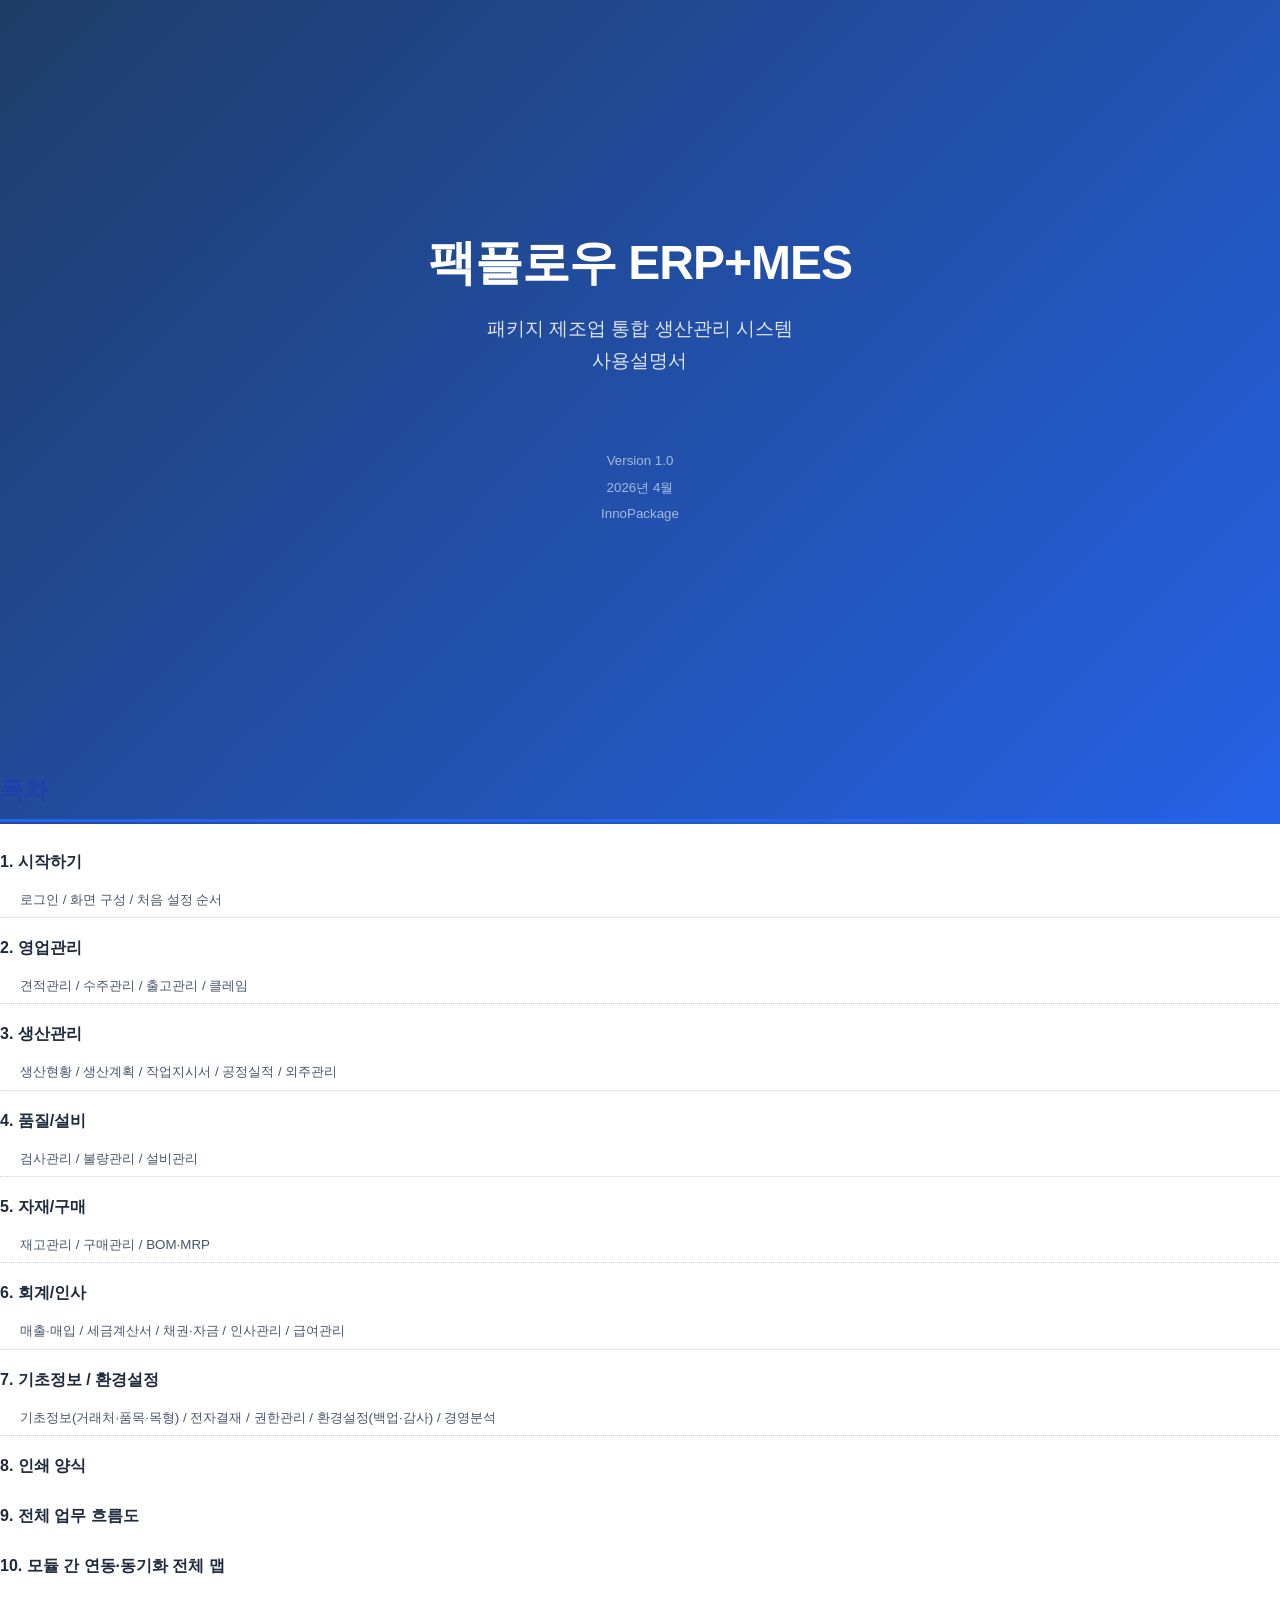
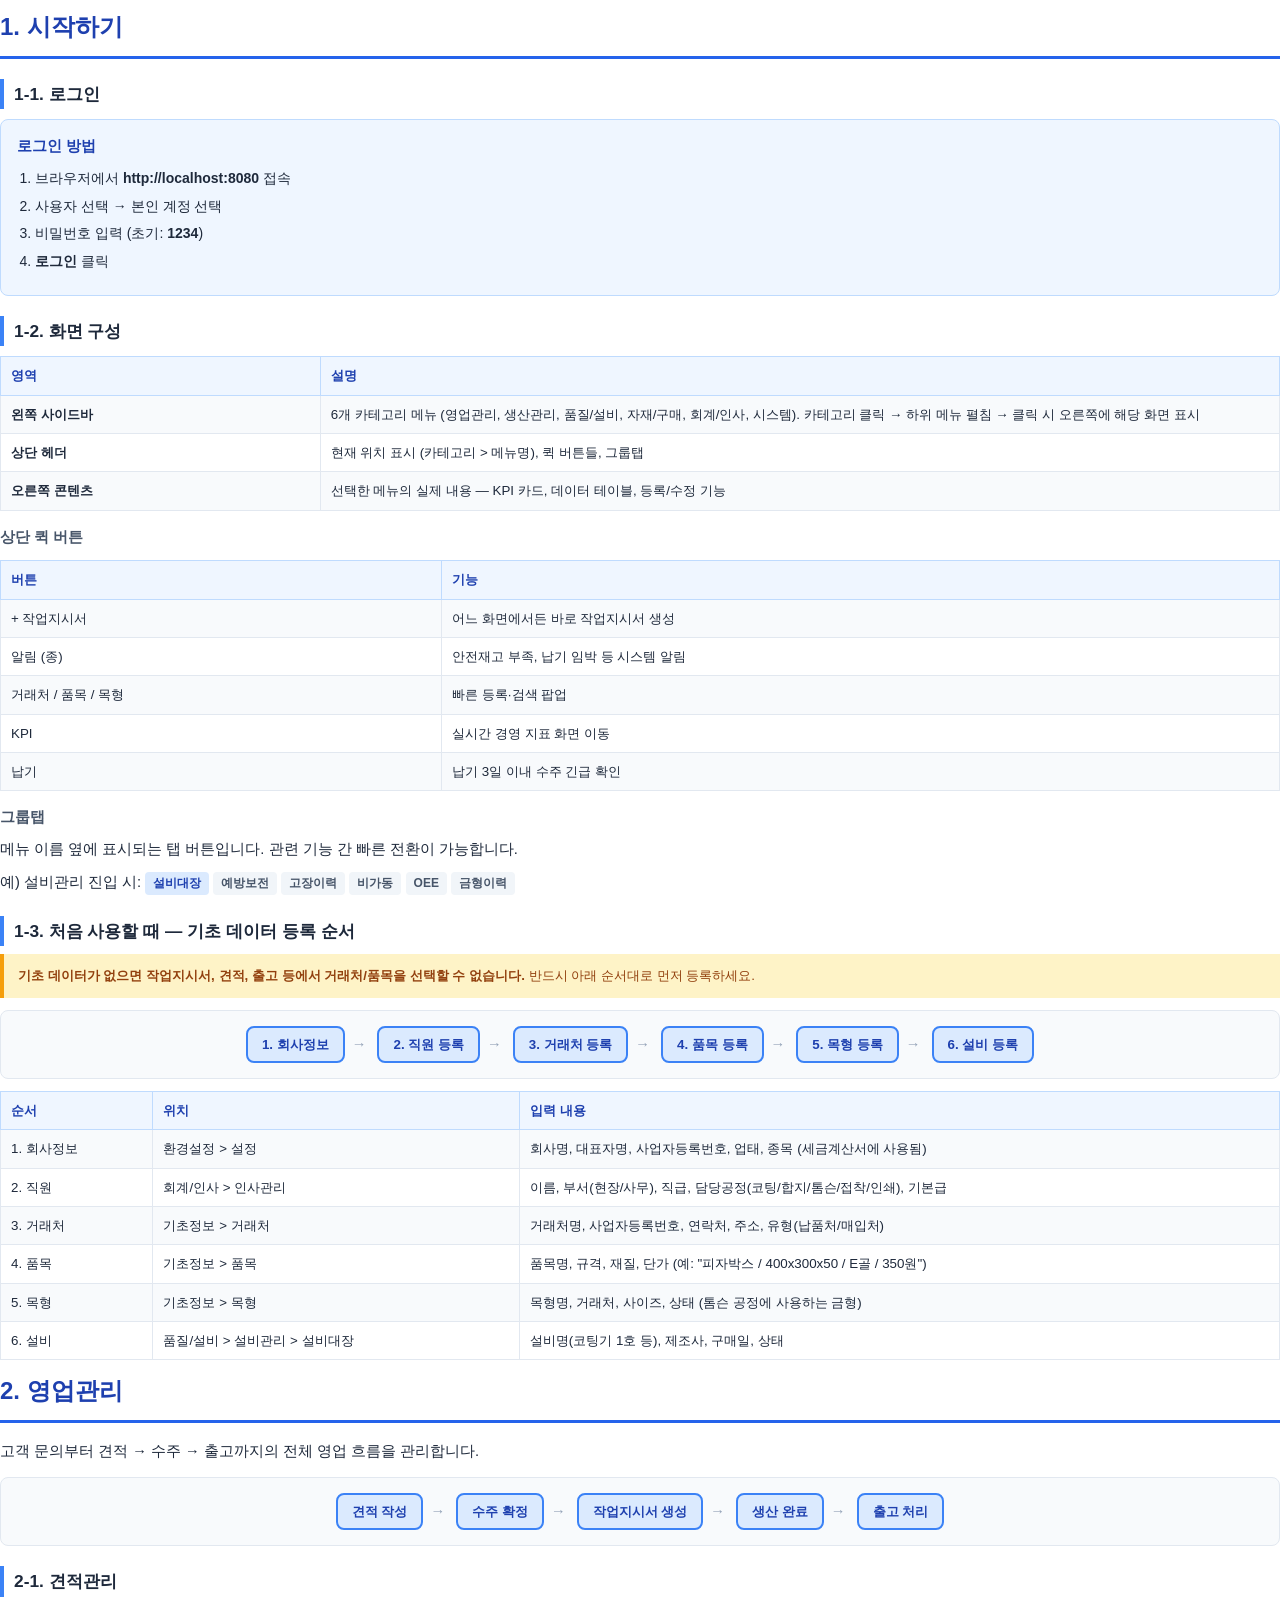
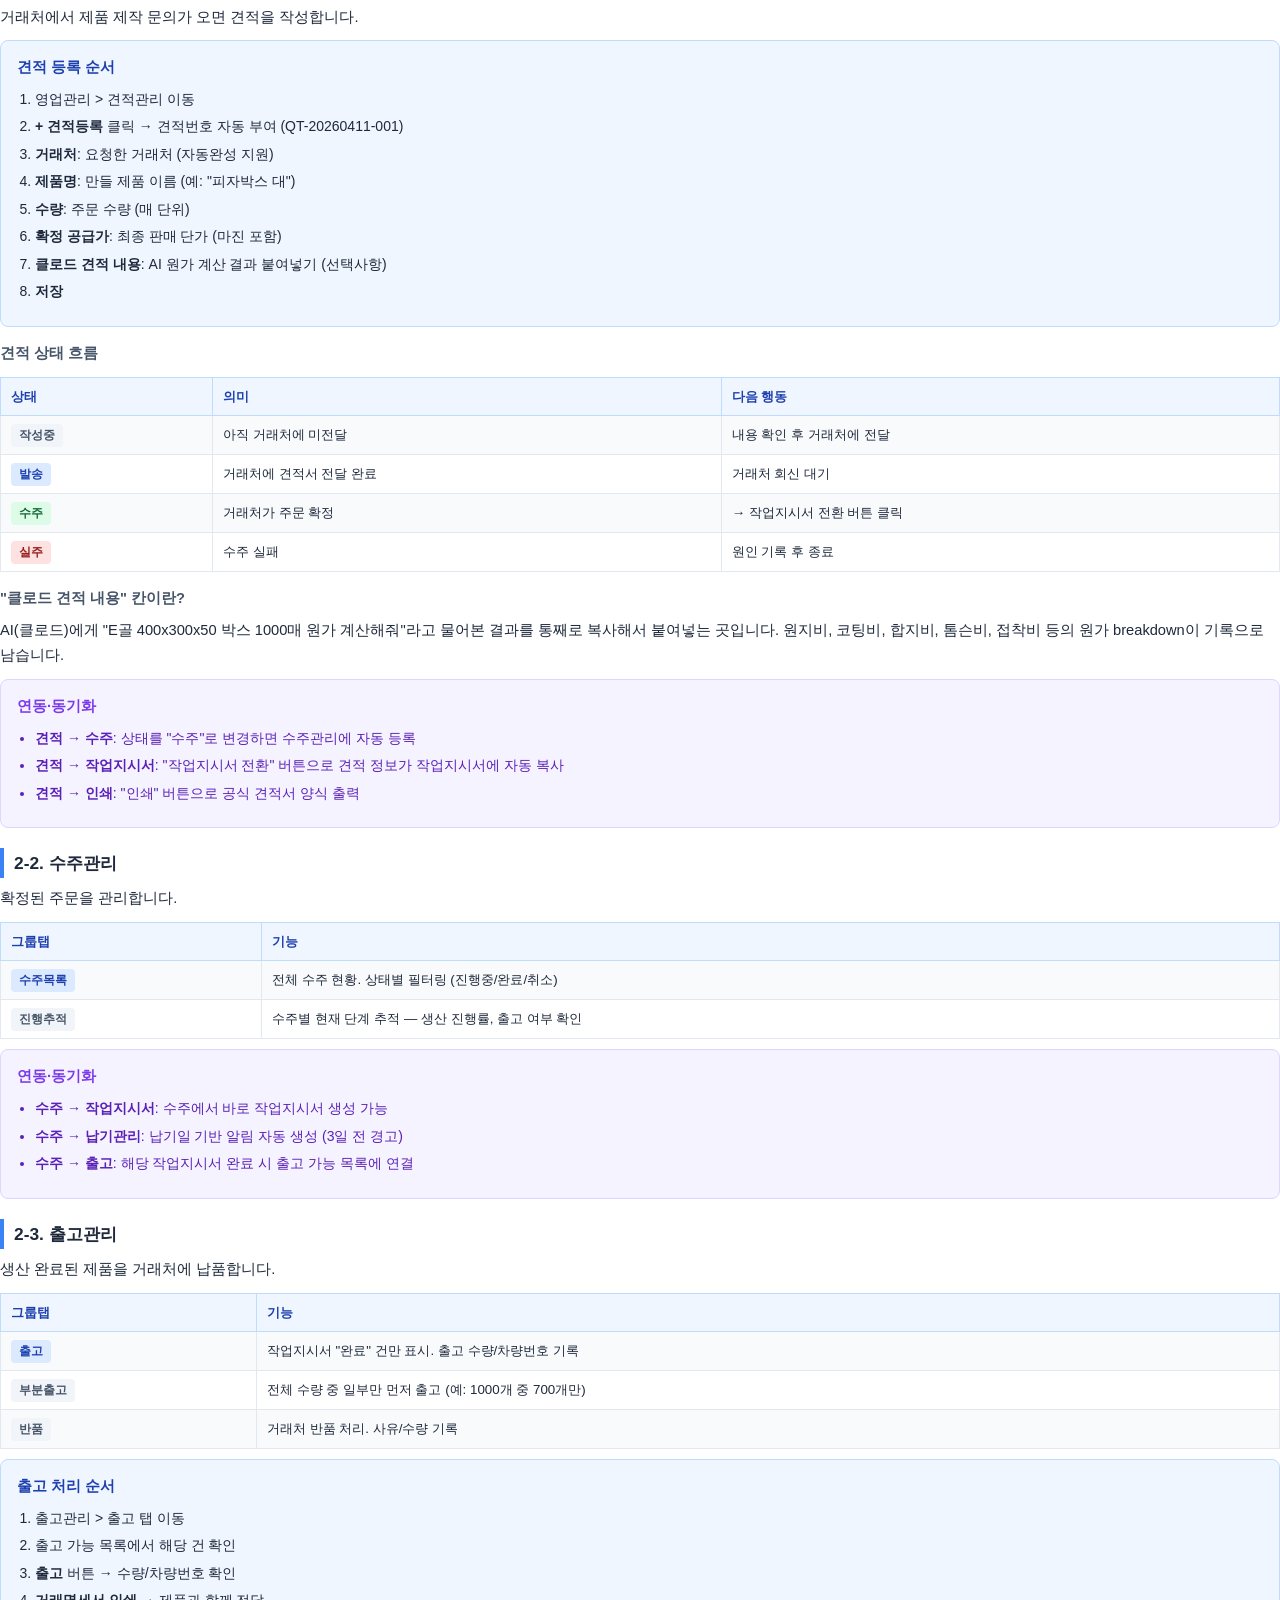
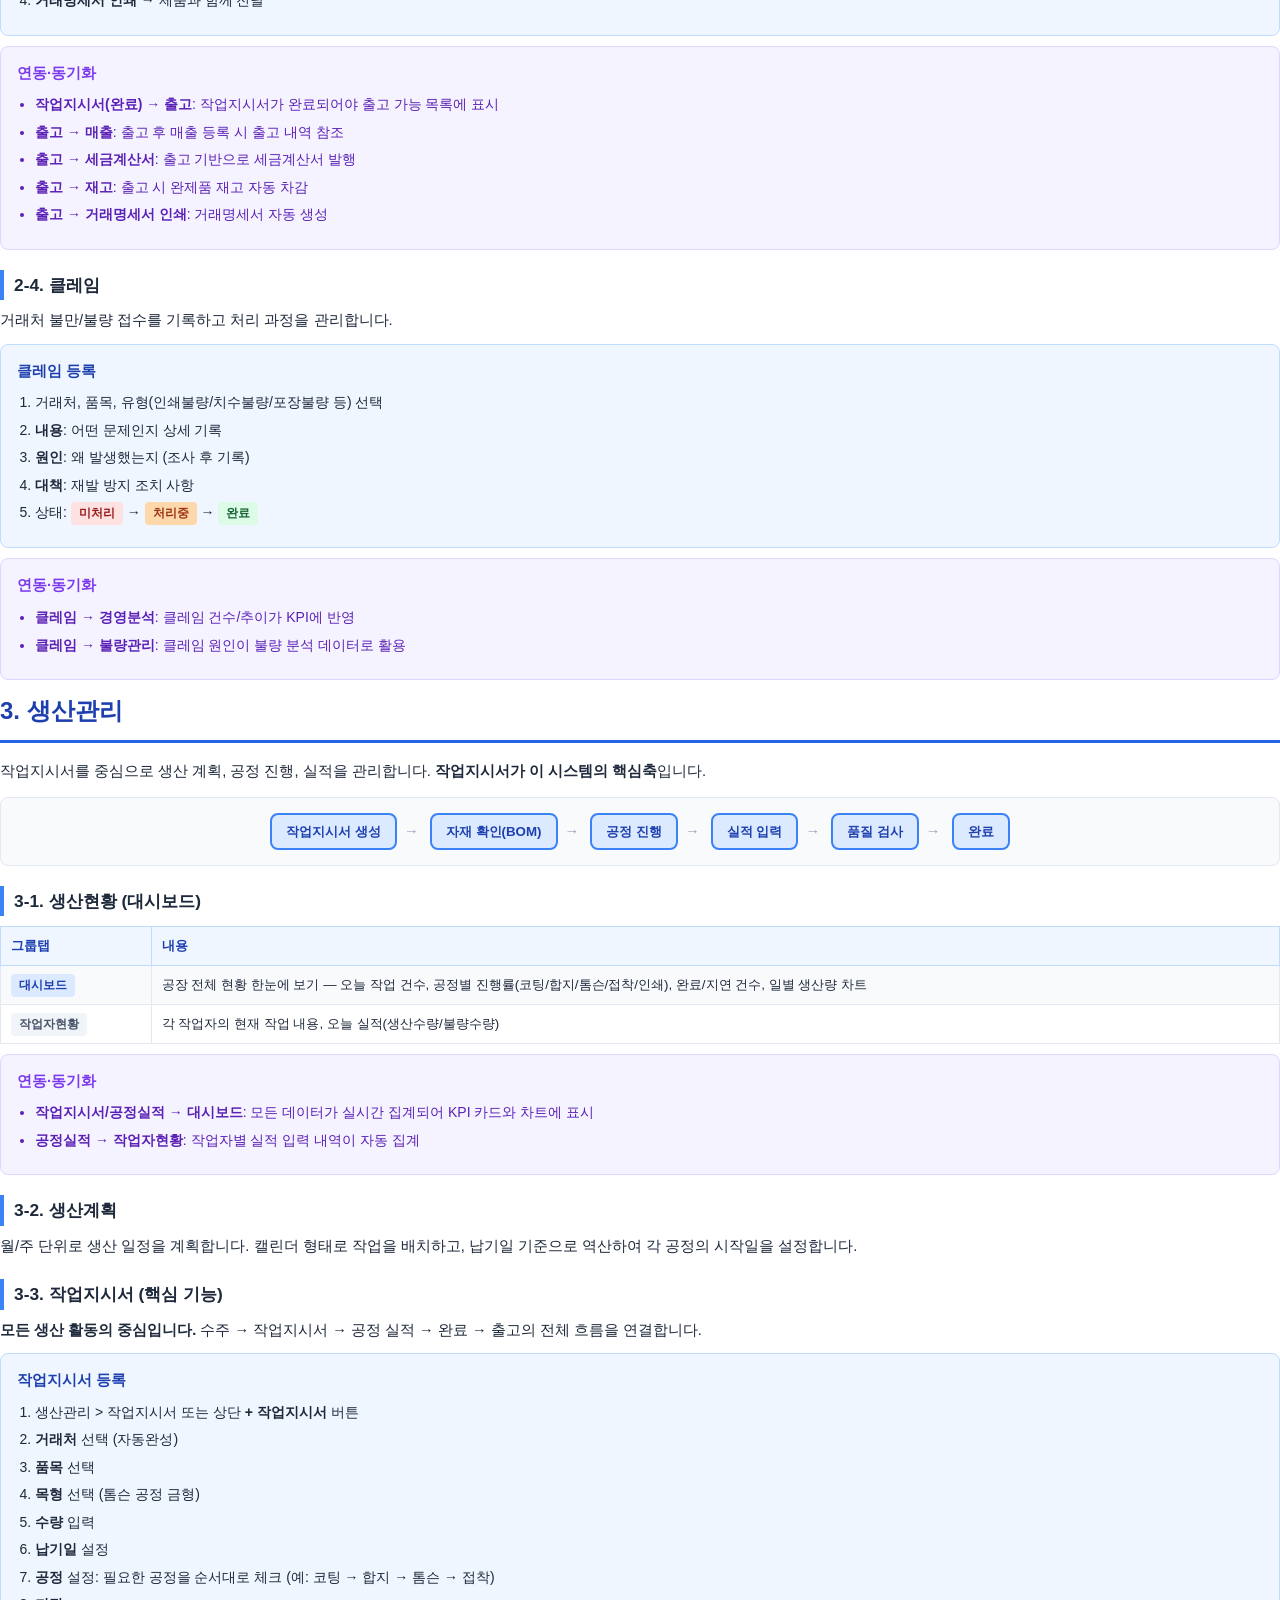
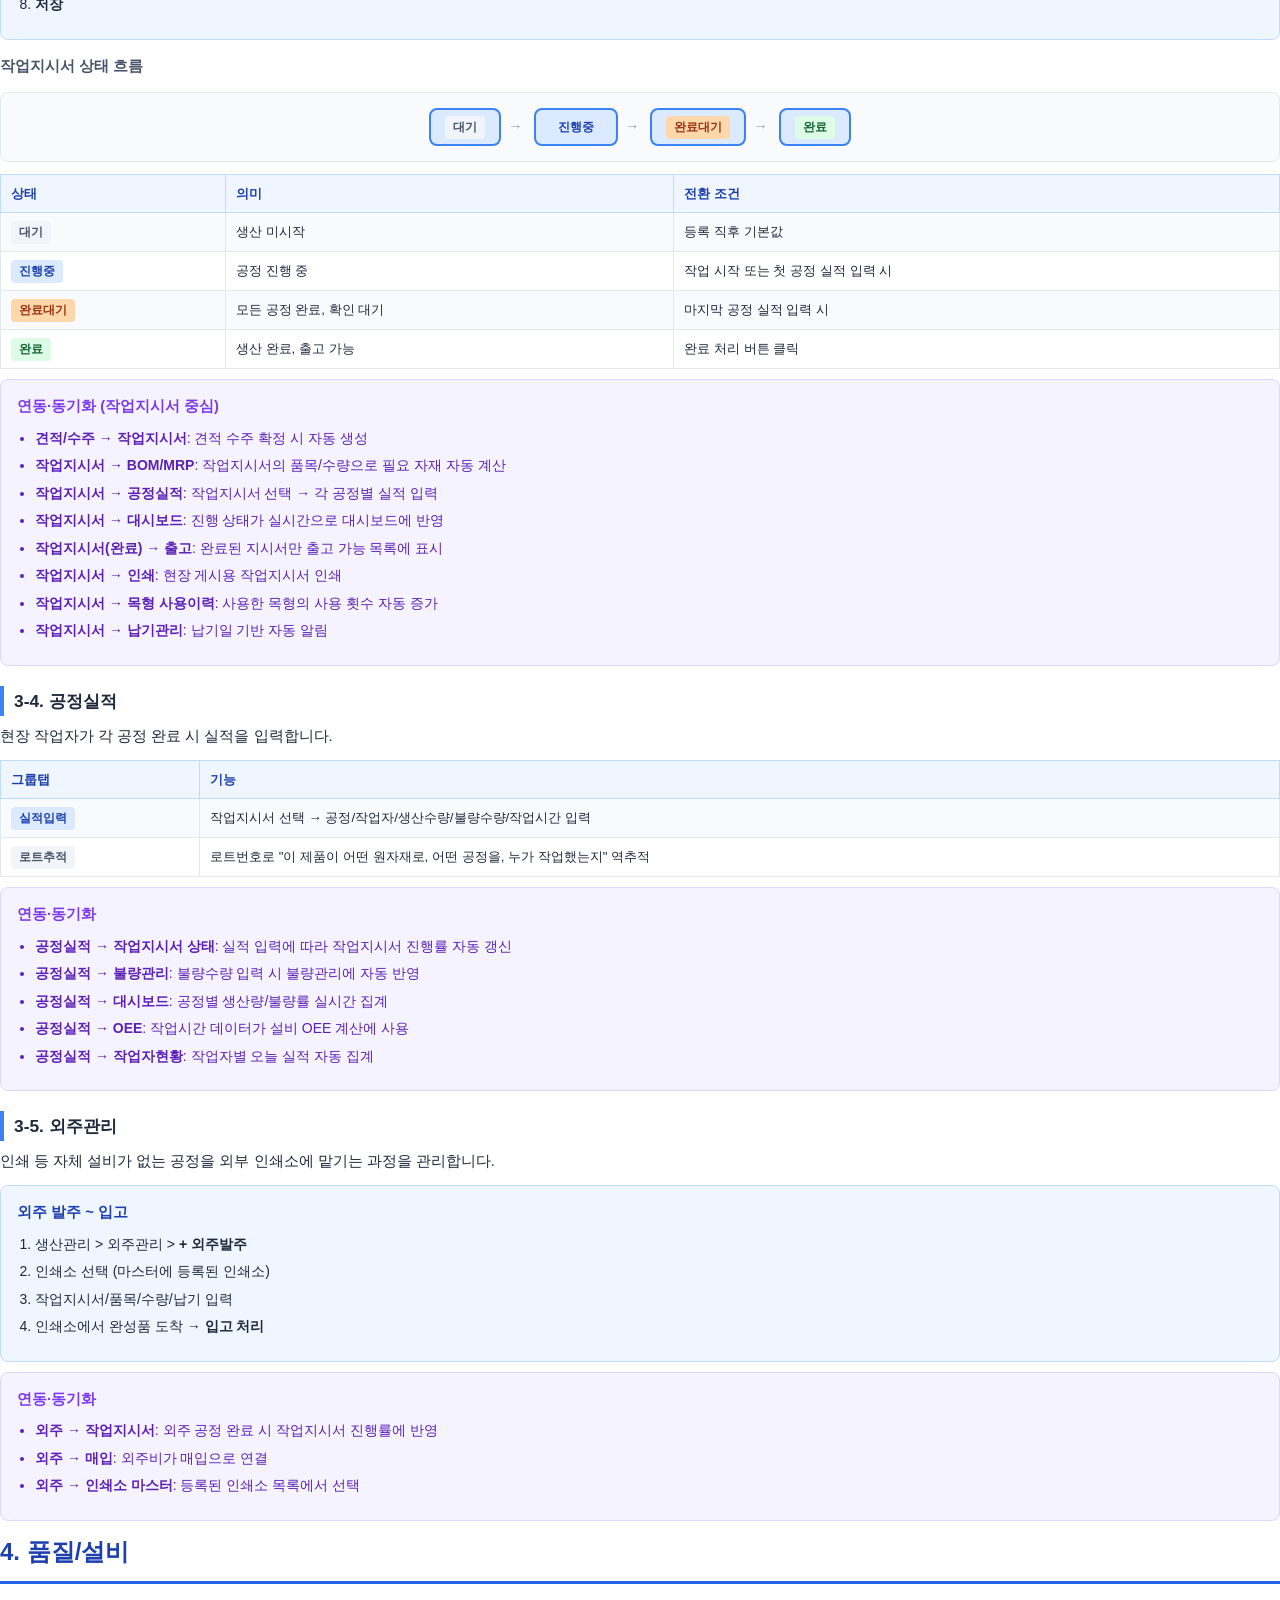
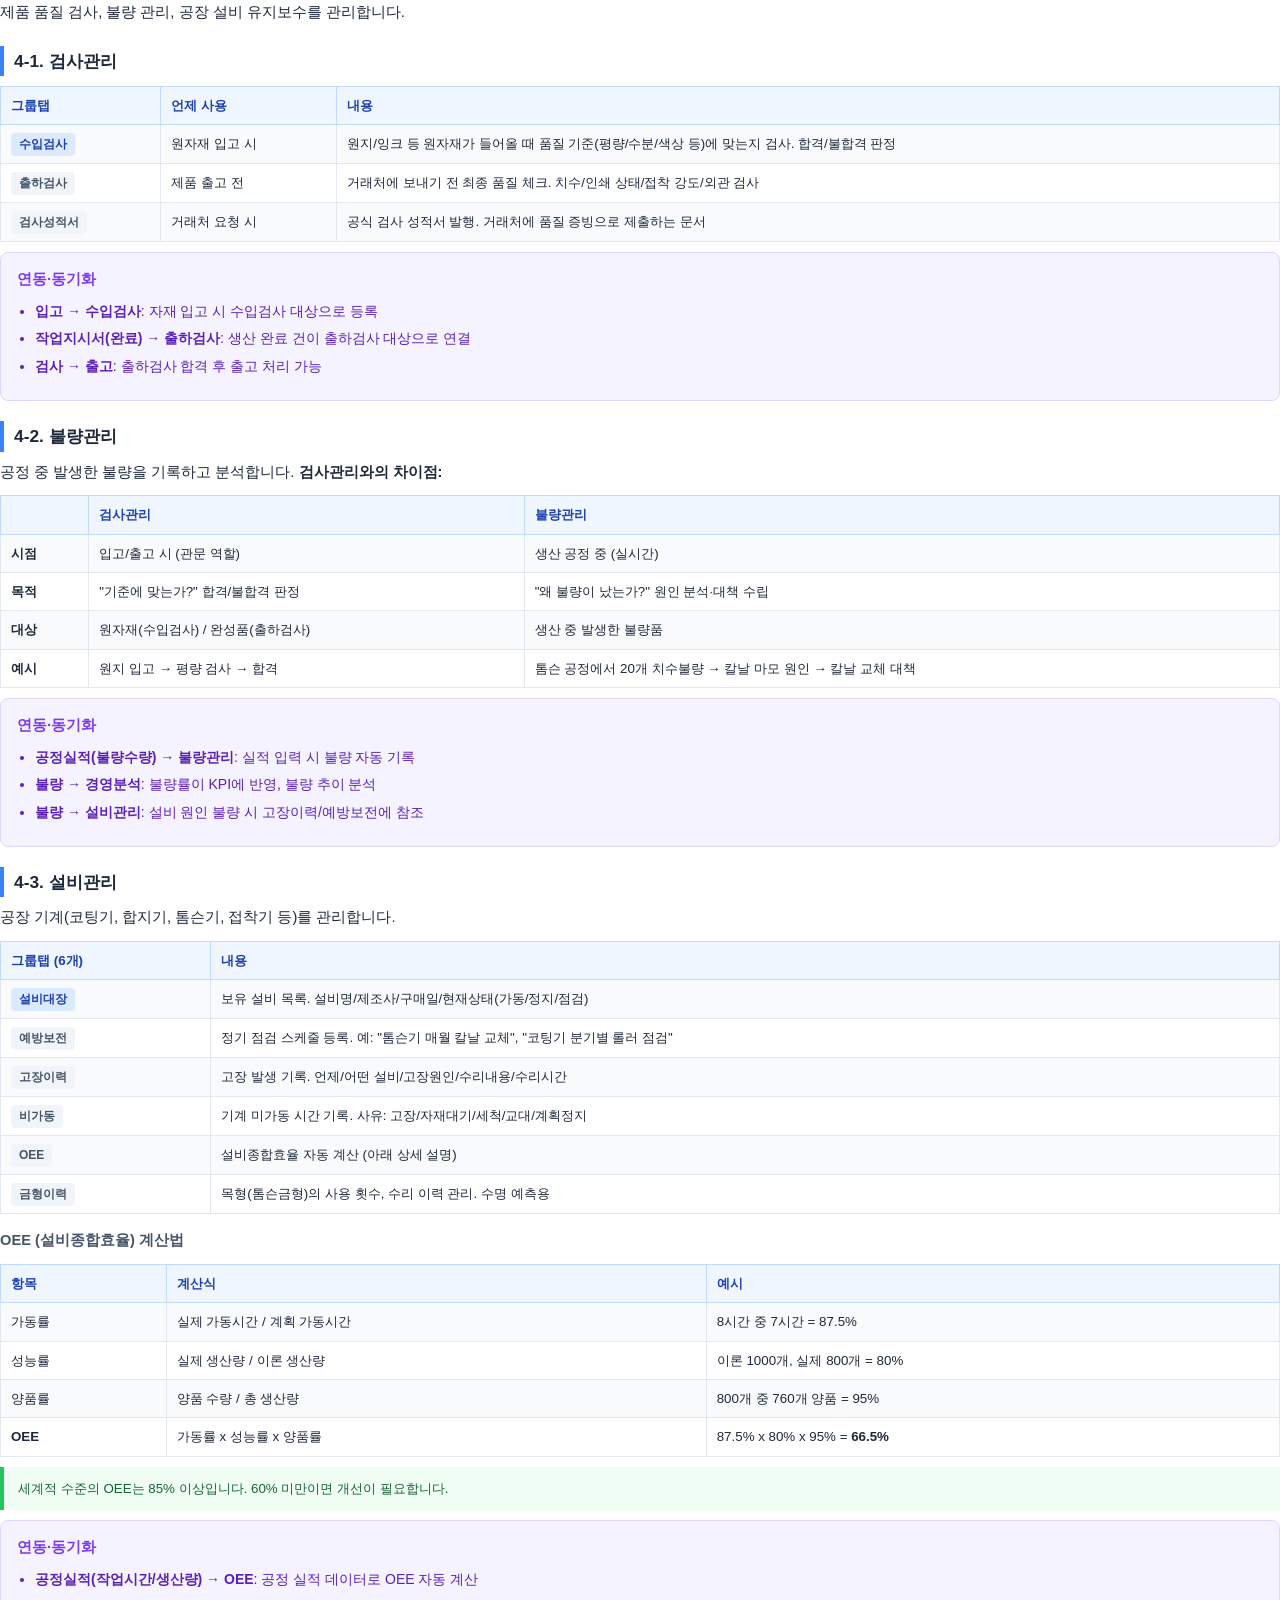
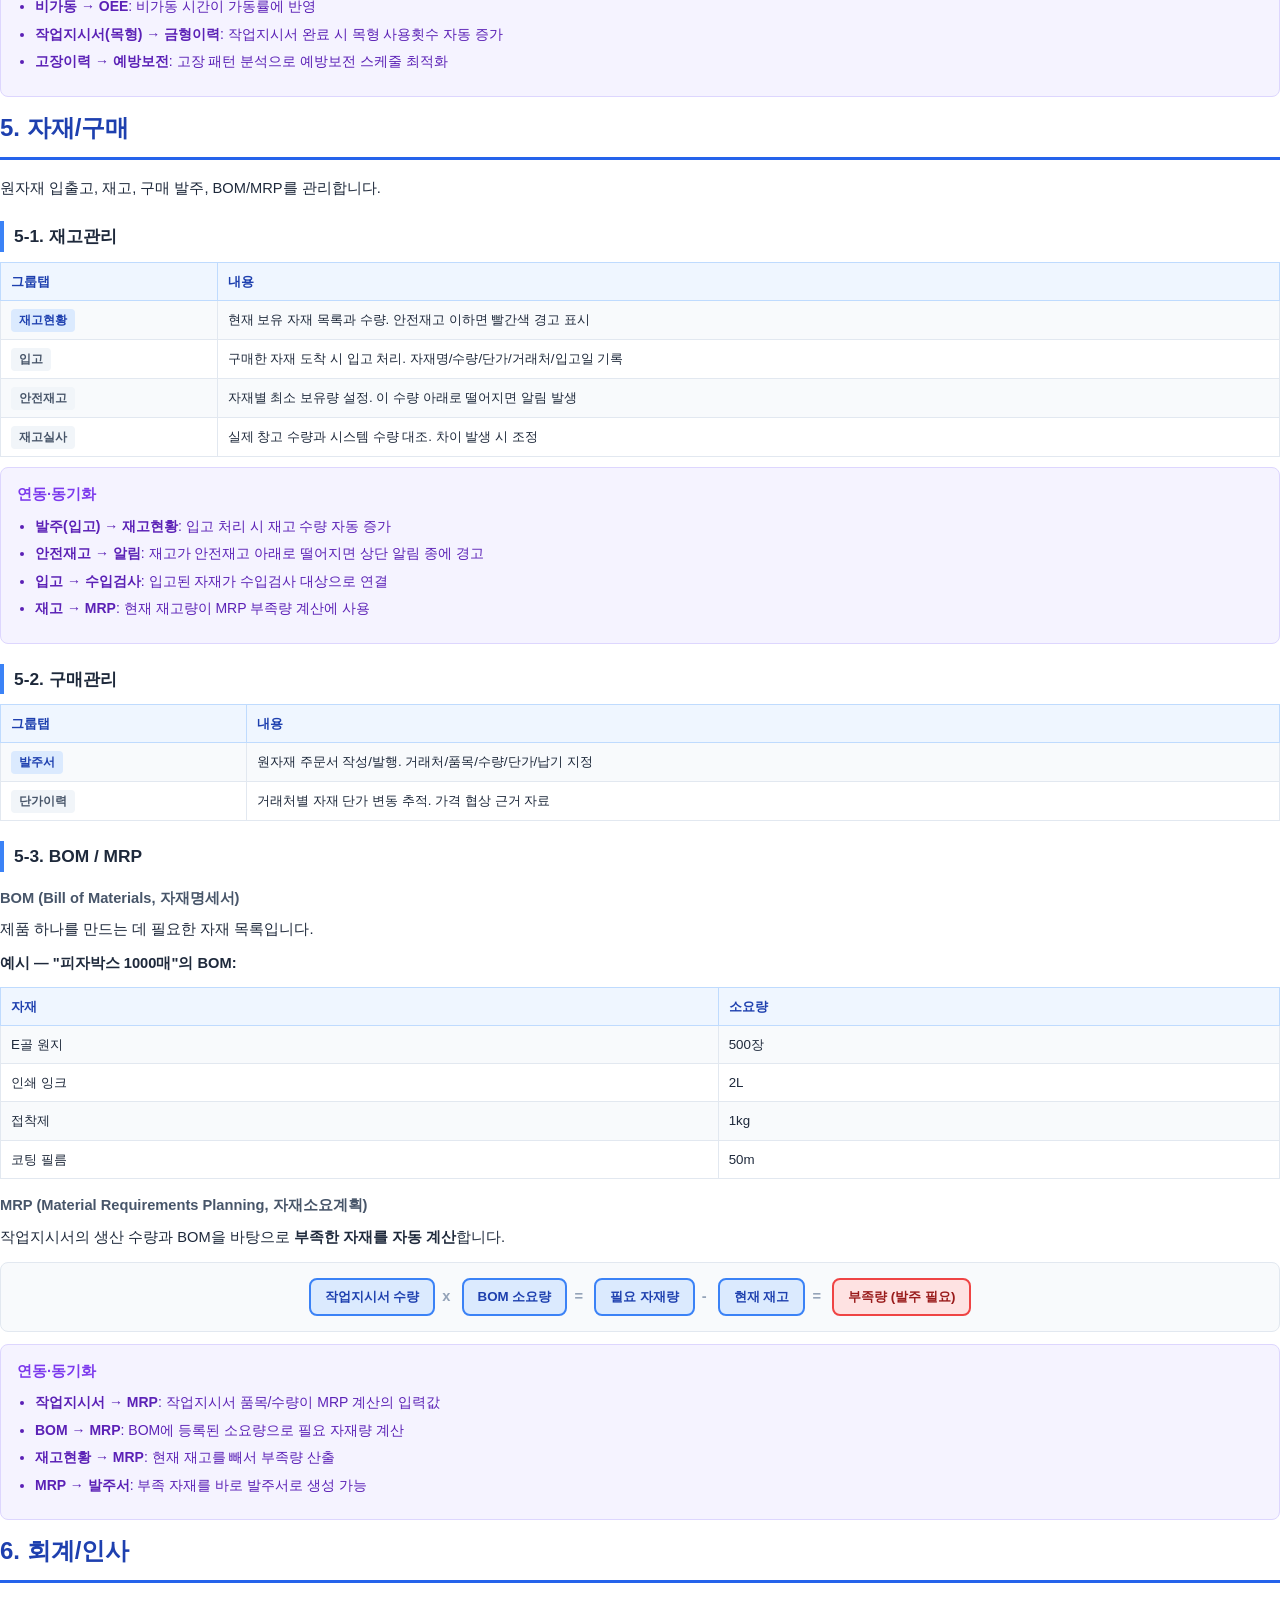
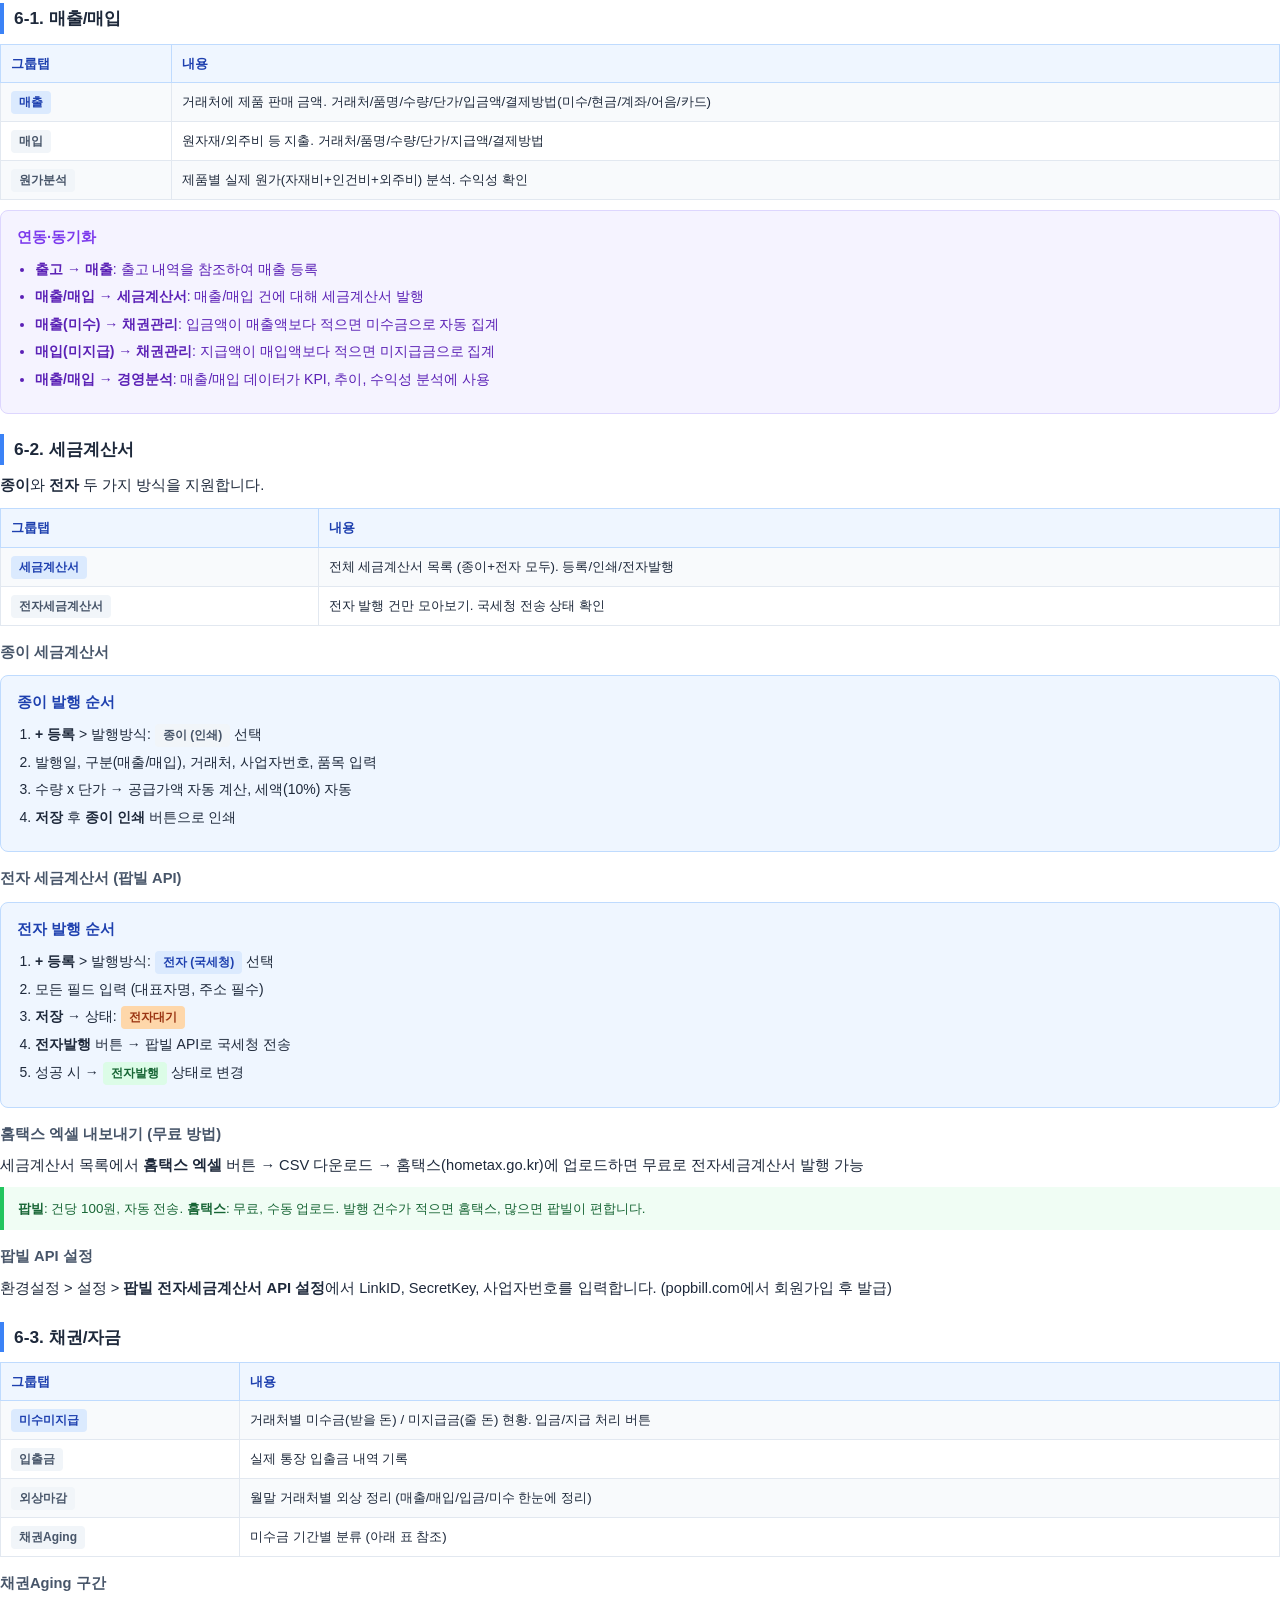
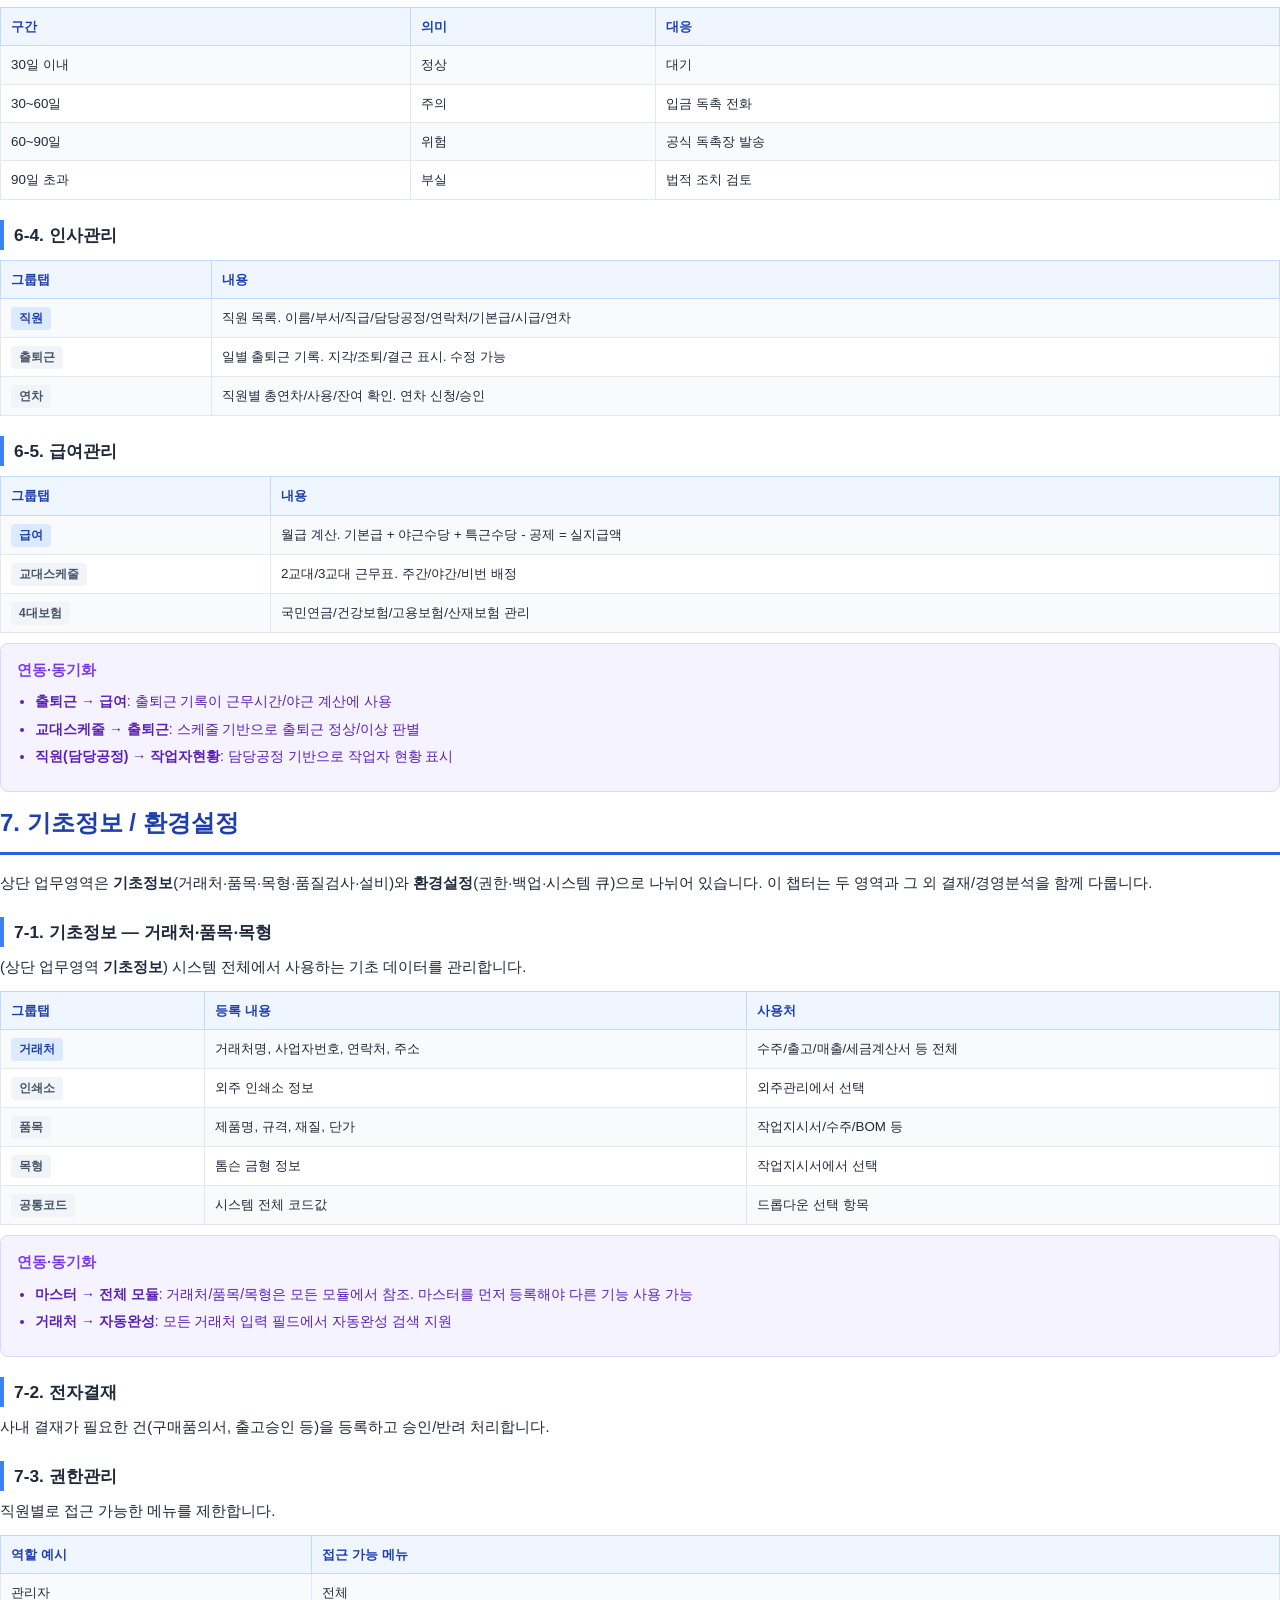
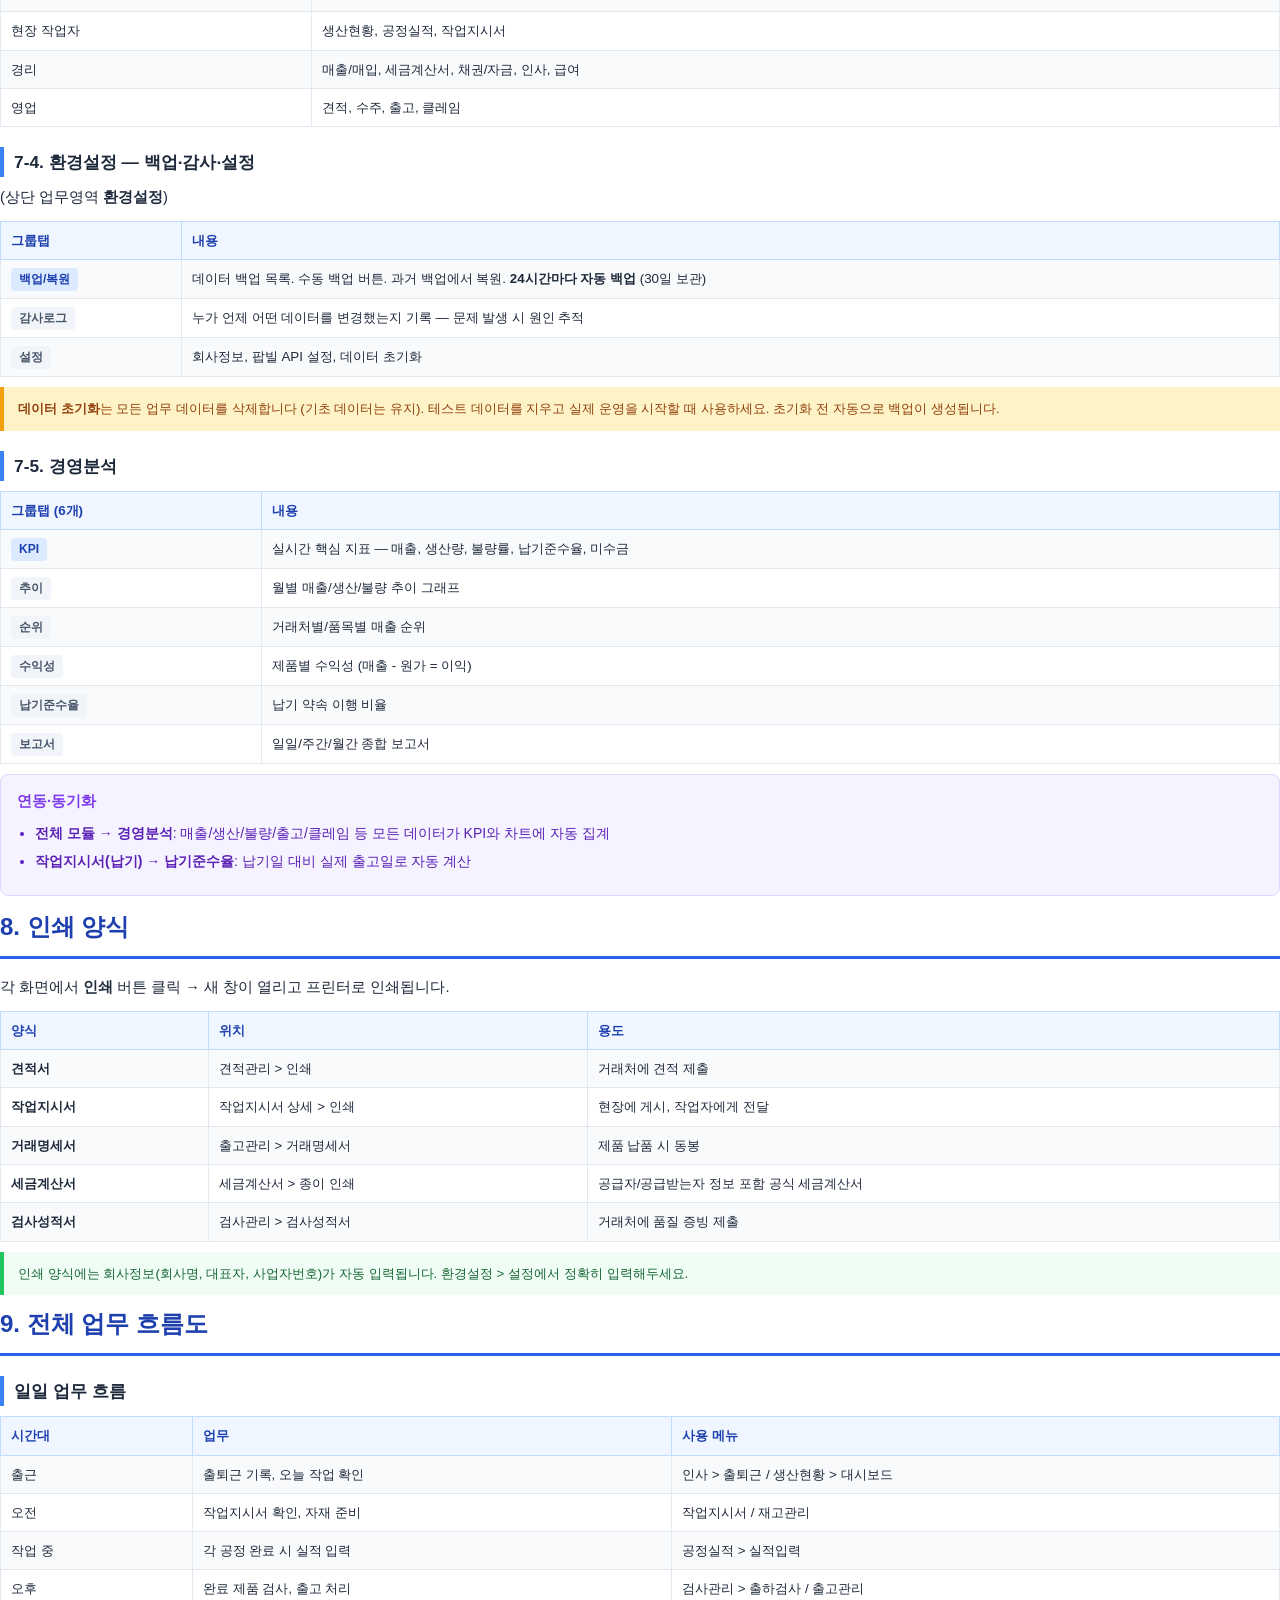
<file: docs/manual-pdf.html>
<!DOCTYPE html>
<html lang="ko">
<head>
<meta charset="UTF-8">
<title>팩플로우 ERP+MES 사용설명서</title>
<style>
@page{size:A4;margin:20mm 18mm}
*{margin:0;padding:0;box-sizing:border-box}
body{font-family:'Malgun Gothic','Apple SD Gothic Neo',sans-serif;color:#1E293B;line-height:1.75;font-size:11pt}
.page-break{page-break-before:always}

/* Cover */
.cover{height:100vh;display:flex;flex-direction:column;justify-content:center;align-items:center;text-align:center;background:linear-gradient(135deg,#1E3A5F,#2563EB);color:#fff;margin:-20mm -18mm;padding:40mm}
.cover h1{font-size:36pt;margin-bottom:8px;letter-spacing:-1px}
.cover .sub{font-size:14pt;opacity:.85;margin-bottom:30px}
.cover .info{font-size:10pt;opacity:.6;margin-top:40px;line-height:2}

/* TOC */
.toc{padding:20px 0}
.toc h2{font-size:18pt;color:#1E40AF;border-bottom:3px solid #2563EB;padding-bottom:8px;margin-bottom:20px}
.toc-item{display:flex;justify-content:space-between;padding:6px 0;border-bottom:1px dotted #CBD5E1;font-size:11pt}
.toc-item.main{font-weight:700;margin-top:10px;font-size:12pt;border-bottom:none}
.toc-item.sub{padding-left:20px;font-size:10pt;color:#475569}

/* Chapter */
h2.ch{font-size:18pt;color:#1E40AF;border-bottom:3px solid #2563EB;padding-bottom:8px;margin:0 0 16px}
h3{font-size:13pt;color:#1E293B;margin:20px 0 8px;padding-left:10px;border-left:4px solid #3B82F6}
h4{font-size:11pt;color:#475569;margin:14px 0 6px;font-weight:700}
p{margin-bottom:8px}
ul,ol{padding-left:20px;margin-bottom:8px}
li{margin-bottom:3px;font-size:10.5pt}

/* Tables */
table{width:100%;border-collapse:collapse;margin:10px 0;font-size:10pt}
th{background:#EFF6FF;padding:7px 10px;text-align:left;border:1px solid #BFDBFE;font-weight:700;color:#1E40AF}
td{padding:7px 10px;border:1px solid #E2E8F0;vertical-align:top}
tr:nth-child(even){background:#F8FAFC}

/* Boxes */
.step{background:#EFF6FF;border:1px solid #BFDBFE;border-radius:8px;padding:14px 16px;margin:10px 0}
.step .st{font-weight:800;color:#1E40AF;margin-bottom:6px;font-size:11pt}
.step ol{padding-left:18px}

.tip{background:#F0FDF4;border-left:4px solid #22C55E;padding:10px 14px;margin:8px 0;font-size:10pt;color:#166534}
.warn{background:#FEF3C7;border-left:4px solid #F59E0B;padding:10px 14px;margin:8px 0;font-size:10pt;color:#92400E}

.sync{background:#F5F3FF;border:1px solid #DDD6FE;border-radius:8px;padding:14px 16px;margin:10px 0}
.sync .sync-t{font-weight:800;color:#7C3AED;margin-bottom:6px;font-size:11pt}
.sync ul{padding-left:18px}
.sync li{color:#5B21B6}

/* Flow */
.flow{text-align:center;margin:12px 0;padding:12px;background:#F8FAFC;border:1px solid #E2E8F0;border-radius:8px}
.flow .node{display:inline-block;background:#DBEAFE;border:2px solid #3B82F6;border-radius:8px;padding:5px 14px;font-weight:700;font-size:10pt;color:#1E40AF;margin:3px}
.flow .arr{color:#94A3B8;font-weight:700;margin:0 4px}

/* Badge */
.bd{display:inline-block;padding:1px 8px;border-radius:4px;font-size:9pt;font-weight:700}
.bd-b{background:#DBEAFE;color:#1E40AF}
.bd-g{background:#DCFCE7;color:#166534}
.bd-o{background:#FED7AA;color:#9A3412}
.bd-r{background:#FEE2E2;color:#991B1B}
.bd-gr{background:#F1F5F9;color:#475569}

.footer{text-align:center;font-size:9pt;color:#94A3B8;margin-top:30px;padding-top:10px;border-top:1px solid #E2E8F0}
</style>
</head>
<body>

<!-- ==================== 표지 ==================== -->
<div class="cover">
  <h1>팩플로우 ERP+MES</h1>
  <div class="sub">패키지 제조업 통합 생산관리 시스템<br>사용설명서</div>
  <div class="info">
    Version 1.0<br>
    2026년 4월<br>
    InnoPackage
  </div>
</div>

<!-- ==================== 목차 ==================== -->
<div class="page-break"></div>
<div class="toc">
<h2>목차</h2>
<div class="toc-item main">1. 시작하기</div>
<div class="toc-item sub">로그인 / 화면 구성 / 처음 설정 순서</div>
<div class="toc-item main">2. 영업관리</div>
<div class="toc-item sub">견적관리 / 수주관리 / 출고관리 / 클레임</div>
<div class="toc-item main">3. 생산관리</div>
<div class="toc-item sub">생산현황 / 생산계획 / 작업지시서 / 공정실적 / 외주관리</div>
<div class="toc-item main">4. 품질/설비</div>
<div class="toc-item sub">검사관리 / 불량관리 / 설비관리</div>
<div class="toc-item main">5. 자재/구매</div>
<div class="toc-item sub">재고관리 / 구매관리 / BOM·MRP</div>
<div class="toc-item main">6. 회계/인사</div>
<div class="toc-item sub">매출·매입 / 세금계산서 / 채권·자금 / 인사관리 / 급여관리</div>
<div class="toc-item main">7. 기초정보 / 환경설정</div>
<div class="toc-item sub">기초정보(거래처·품목·목형) / 전자결재 / 권한관리 / 환경설정(백업·감사) / 경영분석</div>
<div class="toc-item main">8. 인쇄 양식</div>
<div class="toc-item main">9. 전체 업무 흐름도</div>
<div class="toc-item main">10. 모듈 간 연동·동기화 전체 맵</div>
</div>

<!-- ==================== 1. 시작하기 ==================== -->
<div class="page-break"></div>
<h2 class="ch">1. 시작하기</h2>

<h3>1-1. 로그인</h3>
<div class="step">
<div class="st">로그인 방법</div>
<ol>
  <li>브라우저에서 <b>http://localhost:8080</b> 접속</li>
  <li>사용자 선택 → 본인 계정 선택</li>
  <li>비밀번호 입력 (초기: <b>1234</b>)</li>
  <li><b>로그인</b> 클릭</li>
</ol>
</div>

<h3>1-2. 화면 구성</h3>
<table>
<tr><th width="25%">영역</th><th>설명</th></tr>
<tr><td><b>왼쪽 사이드바</b></td><td>6개 카테고리 메뉴 (영업관리, 생산관리, 품질/설비, 자재/구매, 회계/인사, 시스템). 카테고리 클릭 → 하위 메뉴 펼침 → 클릭 시 오른쪽에 해당 화면 표시</td></tr>
<tr><td><b>상단 헤더</b></td><td>현재 위치 표시 (카테고리 > 메뉴명), 퀵 버튼들, 그룹탭</td></tr>
<tr><td><b>오른쪽 콘텐츠</b></td><td>선택한 메뉴의 실제 내용 — KPI 카드, 데이터 테이블, 등록/수정 기능</td></tr>
</table>

<h4>상단 퀵 버튼</h4>
<table>
<tr><th>버튼</th><th>기능</th></tr>
<tr><td>+ 작업지시서</td><td>어느 화면에서든 바로 작업지시서 생성</td></tr>
<tr><td>알림 (종)</td><td>안전재고 부족, 납기 임박 등 시스템 알림</td></tr>
<tr><td>거래처 / 품목 / 목형</td><td>빠른 등록·검색 팝업</td></tr>
<tr><td>KPI</td><td>실시간 경영 지표 화면 이동</td></tr>
<tr><td>납기</td><td>납기 3일 이내 수주 긴급 확인</td></tr>
</table>

<h4>그룹탭</h4>
<p>메뉴 이름 옆에 표시되는 탭 버튼입니다. 관련 기능 간 빠른 전환이 가능합니다.</p>
<p>예) 설비관리 진입 시: <span class="bd bd-b">설비대장</span> <span class="bd bd-gr">예방보전</span> <span class="bd bd-gr">고장이력</span> <span class="bd bd-gr">비가동</span> <span class="bd bd-gr">OEE</span> <span class="bd bd-gr">금형이력</span></p>

<h3>1-3. 처음 사용할 때 — 기초 데이터 등록 순서</h3>
<div class="warn"><b>기초 데이터가 없으면 작업지시서, 견적, 출고 등에서 거래처/품목을 선택할 수 없습니다.</b> 반드시 아래 순서대로 먼저 등록하세요.</div>

<div class="flow">
<span class="node">1. 회사정보</span><span class="arr">→</span>
<span class="node">2. 직원 등록</span><span class="arr">→</span>
<span class="node">3. 거래처 등록</span><span class="arr">→</span>
<span class="node">4. 품목 등록</span><span class="arr">→</span>
<span class="node">5. 목형 등록</span><span class="arr">→</span>
<span class="node">6. 설비 등록</span>
</div>

<table>
<tr><th>순서</th><th>위치</th><th>입력 내용</th></tr>
<tr><td>1. 회사정보</td><td>환경설정 > 설정</td><td>회사명, 대표자명, 사업자등록번호, 업태, 종목 (세금계산서에 사용됨)</td></tr>
<tr><td>2. 직원</td><td>회계/인사 > 인사관리</td><td>이름, 부서(현장/사무), 직급, 담당공정(코팅/합지/톰슨/접착/인쇄), 기본급</td></tr>
<tr><td>3. 거래처</td><td>기초정보 > 거래처</td><td>거래처명, 사업자등록번호, 연락처, 주소, 유형(납품처/매입처)</td></tr>
<tr><td>4. 품목</td><td>기초정보 > 품목</td><td>품목명, 규격, 재질, 단가 (예: "피자박스 / 400x300x50 / E골 / 350원")</td></tr>
<tr><td>5. 목형</td><td>기초정보 > 목형</td><td>목형명, 거래처, 사이즈, 상태 (톰슨 공정에 사용하는 금형)</td></tr>
<tr><td>6. 설비</td><td>품질/설비 > 설비관리 > 설비대장</td><td>설비명(코팅기 1호 등), 제조사, 구매일, 상태</td></tr>
</table>

<!-- ==================== 2. 영업관리 ==================== -->
<div class="page-break"></div>
<h2 class="ch">2. 영업관리</h2>
<p>고객 문의부터 견적 → 수주 → 출고까지의 전체 영업 흐름을 관리합니다.</p>

<div class="flow">
<span class="node">견적 작성</span><span class="arr">→</span>
<span class="node">수주 확정</span><span class="arr">→</span>
<span class="node">작업지시서 생성</span><span class="arr">→</span>
<span class="node">생산 완료</span><span class="arr">→</span>
<span class="node">출고 처리</span>
</div>

<h3>2-1. 견적관리</h3>
<p>거래처에서 제품 제작 문의가 오면 견적을 작성합니다.</p>

<div class="step">
<div class="st">견적 등록 순서</div>
<ol>
  <li>영업관리 > 견적관리 이동</li>
  <li><b>+ 견적등록</b> 클릭 → 견적번호 자동 부여 (QT-20260411-001)</li>
  <li><b>거래처</b>: 요청한 거래처 (자동완성 지원)</li>
  <li><b>제품명</b>: 만들 제품 이름 (예: "피자박스 대")</li>
  <li><b>수량</b>: 주문 수량 (매 단위)</li>
  <li><b>확정 공급가</b>: 최종 판매 단가 (마진 포함)</li>
  <li><b>클로드 견적 내용</b>: AI 원가 계산 결과 붙여넣기 (선택사항)</li>
  <li><b>저장</b></li>
</ol>
</div>

<h4>견적 상태 흐름</h4>
<table>
<tr><th>상태</th><th>의미</th><th>다음 행동</th></tr>
<tr><td><span class="bd bd-gr">작성중</span></td><td>아직 거래처에 미전달</td><td>내용 확인 후 거래처에 전달</td></tr>
<tr><td><span class="bd bd-b">발송</span></td><td>거래처에 견적서 전달 완료</td><td>거래처 회신 대기</td></tr>
<tr><td><span class="bd bd-g">수주</span></td><td>거래처가 주문 확정</td><td>→ 작업지시서 전환 버튼 클릭</td></tr>
<tr><td><span class="bd bd-r">실주</span></td><td>수주 실패</td><td>원인 기록 후 종료</td></tr>
</table>

<h4>"클로드 견적 내용" 칸이란?</h4>
<p>AI(클로드)에게 "E골 400x300x50 박스 1000매 원가 계산해줘"라고 물어본 결과를 통째로 복사해서 붙여넣는 곳입니다. 원지비, 코팅비, 합지비, 톰슨비, 접착비 등의 원가 breakdown이 기록으로 남습니다.</p>

<div class="sync">
<div class="sync-t">연동·동기화</div>
<ul>
  <li><b>견적 → 수주</b>: 상태를 "수주"로 변경하면 수주관리에 자동 등록</li>
  <li><b>견적 → 작업지시서</b>: "작업지시서 전환" 버튼으로 견적 정보가 작업지시서에 자동 복사</li>
  <li><b>견적 → 인쇄</b>: "인쇄" 버튼으로 공식 견적서 양식 출력</li>
</ul>
</div>

<h3>2-2. 수주관리</h3>
<p>확정된 주문을 관리합니다.</p>

<table>
<tr><th>그룹탭</th><th>기능</th></tr>
<tr><td><span class="bd bd-b">수주목록</span></td><td>전체 수주 현황. 상태별 필터링 (진행중/완료/취소)</td></tr>
<tr><td><span class="bd bd-gr">진행추적</span></td><td>수주별 현재 단계 추적 — 생산 진행률, 출고 여부 확인</td></tr>
</table>

<div class="sync">
<div class="sync-t">연동·동기화</div>
<ul>
  <li><b>수주 → 작업지시서</b>: 수주에서 바로 작업지시서 생성 가능</li>
  <li><b>수주 → 납기관리</b>: 납기일 기반 알림 자동 생성 (3일 전 경고)</li>
  <li><b>수주 → 출고</b>: 해당 작업지시서 완료 시 출고 가능 목록에 연결</li>
</ul>
</div>

<h3>2-3. 출고관리</h3>
<p>생산 완료된 제품을 거래처에 납품합니다.</p>

<table>
<tr><th>그룹탭</th><th>기능</th></tr>
<tr><td><span class="bd bd-b">출고</span></td><td>작업지시서 "완료" 건만 표시. 출고 수량/차량번호 기록</td></tr>
<tr><td><span class="bd bd-gr">부분출고</span></td><td>전체 수량 중 일부만 먼저 출고 (예: 1000개 중 700개만)</td></tr>
<tr><td><span class="bd bd-gr">반품</span></td><td>거래처 반품 처리. 사유/수량 기록</td></tr>
</table>

<div class="step">
<div class="st">출고 처리 순서</div>
<ol>
  <li>출고관리 > 출고 탭 이동</li>
  <li>출고 가능 목록에서 해당 건 확인</li>
  <li><b>출고</b> 버튼 → 수량/차량번호 확인</li>
  <li><b>거래명세서 인쇄</b> → 제품과 함께 전달</li>
</ol>
</div>

<div class="sync">
<div class="sync-t">연동·동기화</div>
<ul>
  <li><b>작업지시서(완료) → 출고</b>: 작업지시서가 완료되어야 출고 가능 목록에 표시</li>
  <li><b>출고 → 매출</b>: 출고 후 매출 등록 시 출고 내역 참조</li>
  <li><b>출고 → 세금계산서</b>: 출고 기반으로 세금계산서 발행</li>
  <li><b>출고 → 재고</b>: 출고 시 완제품 재고 자동 차감</li>
  <li><b>출고 → 거래명세서 인쇄</b>: 거래명세서 자동 생성</li>
</ul>
</div>

<h3>2-4. 클레임</h3>
<p>거래처 불만/불량 접수를 기록하고 처리 과정을 관리합니다.</p>

<div class="step">
<div class="st">클레임 등록</div>
<ol>
  <li>거래처, 품목, 유형(인쇄불량/치수불량/포장불량 등) 선택</li>
  <li><b>내용</b>: 어떤 문제인지 상세 기록</li>
  <li><b>원인</b>: 왜 발생했는지 (조사 후 기록)</li>
  <li><b>대책</b>: 재발 방지 조치 사항</li>
  <li>상태: <span class="bd bd-r">미처리</span> → <span class="bd bd-o">처리중</span> → <span class="bd bd-g">완료</span></li>
</ol>
</div>

<div class="sync">
<div class="sync-t">연동·동기화</div>
<ul>
  <li><b>클레임 → 경영분석</b>: 클레임 건수/추이가 KPI에 반영</li>
  <li><b>클레임 → 불량관리</b>: 클레임 원인이 불량 분석 데이터로 활용</li>
</ul>
</div>

<!-- ==================== 3. 생산관리 ==================== -->
<div class="page-break"></div>
<h2 class="ch">3. 생산관리</h2>
<p>작업지시서를 중심으로 생산 계획, 공정 진행, 실적을 관리합니다. <b>작업지시서가 이 시스템의 핵심축</b>입니다.</p>

<div class="flow">
<span class="node">작업지시서 생성</span><span class="arr">→</span>
<span class="node">자재 확인(BOM)</span><span class="arr">→</span>
<span class="node">공정 진행</span><span class="arr">→</span>
<span class="node">실적 입력</span><span class="arr">→</span>
<span class="node">품질 검사</span><span class="arr">→</span>
<span class="node">완료</span>
</div>

<h3>3-1. 생산현황 (대시보드)</h3>
<table>
<tr><th>그룹탭</th><th>내용</th></tr>
<tr><td><span class="bd bd-b">대시보드</span></td><td>공장 전체 현황 한눈에 보기 — 오늘 작업 건수, 공정별 진행률(코팅/합지/톰슨/접착/인쇄), 완료/지연 건수, 일별 생산량 차트</td></tr>
<tr><td><span class="bd bd-gr">작업자현황</span></td><td>각 작업자의 현재 작업 내용, 오늘 실적(생산수량/불량수량)</td></tr>
</table>

<div class="sync">
<div class="sync-t">연동·동기화</div>
<ul>
  <li><b>작업지시서/공정실적 → 대시보드</b>: 모든 데이터가 실시간 집계되어 KPI 카드와 차트에 표시</li>
  <li><b>공정실적 → 작업자현황</b>: 작업자별 실적 입력 내역이 자동 집계</li>
</ul>
</div>

<h3>3-2. 생산계획</h3>
<p>월/주 단위로 생산 일정을 계획합니다. 캘린더 형태로 작업을 배치하고, 납기일 기준으로 역산하여 각 공정의 시작일을 설정합니다.</p>

<h3>3-3. 작업지시서 (핵심 기능)</h3>
<p><b>모든 생산 활동의 중심입니다.</b> 수주 → 작업지시서 → 공정 실적 → 완료 → 출고의 전체 흐름을 연결합니다.</p>

<div class="step">
<div class="st">작업지시서 등록</div>
<ol>
  <li>생산관리 > 작업지시서 또는 상단 <b>+ 작업지시서</b> 버튼</li>
  <li><b>거래처</b> 선택 (자동완성)</li>
  <li><b>품목</b> 선택</li>
  <li><b>목형</b> 선택 (톰슨 공정 금형)</li>
  <li><b>수량</b> 입력</li>
  <li><b>납기일</b> 설정</li>
  <li><b>공정</b> 설정: 필요한 공정을 순서대로 체크 (예: 코팅 → 합지 → 톰슨 → 접착)</li>
  <li><b>저장</b></li>
</ol>
</div>

<h4>작업지시서 상태 흐름</h4>
<div class="flow">
<span class="node"><span class="bd bd-gr">대기</span></span><span class="arr">→</span>
<span class="node"><span class="bd bd-b">진행중</span></span><span class="arr">→</span>
<span class="node"><span class="bd bd-o">완료대기</span></span><span class="arr">→</span>
<span class="node"><span class="bd bd-g">완료</span></span>
</div>

<table>
<tr><th>상태</th><th>의미</th><th>전환 조건</th></tr>
<tr><td><span class="bd bd-gr">대기</span></td><td>생산 미시작</td><td>등록 직후 기본값</td></tr>
<tr><td><span class="bd bd-b">진행중</span></td><td>공정 진행 중</td><td>작업 시작 또는 첫 공정 실적 입력 시</td></tr>
<tr><td><span class="bd bd-o">완료대기</span></td><td>모든 공정 완료, 확인 대기</td><td>마지막 공정 실적 입력 시</td></tr>
<tr><td><span class="bd bd-g">완료</span></td><td>생산 완료, 출고 가능</td><td>완료 처리 버튼 클릭</td></tr>
</table>

<div class="sync">
<div class="sync-t">연동·동기화 (작업지시서 중심)</div>
<ul>
  <li><b>견적/수주 → 작업지시서</b>: 견적 수주 확정 시 자동 생성</li>
  <li><b>작업지시서 → BOM/MRP</b>: 작업지시서의 품목/수량으로 필요 자재 자동 계산</li>
  <li><b>작업지시서 → 공정실적</b>: 작업지시서 선택 → 각 공정별 실적 입력</li>
  <li><b>작업지시서 → 대시보드</b>: 진행 상태가 실시간으로 대시보드에 반영</li>
  <li><b>작업지시서(완료) → 출고</b>: 완료된 지시서만 출고 가능 목록에 표시</li>
  <li><b>작업지시서 → 인쇄</b>: 현장 게시용 작업지시서 인쇄</li>
  <li><b>작업지시서 → 목형 사용이력</b>: 사용한 목형의 사용 횟수 자동 증가</li>
  <li><b>작업지시서 → 납기관리</b>: 납기일 기반 자동 알림</li>
</ul>
</div>

<h3>3-4. 공정실적</h3>
<p>현장 작업자가 각 공정 완료 시 실적을 입력합니다.</p>

<table>
<tr><th>그룹탭</th><th>기능</th></tr>
<tr><td><span class="bd bd-b">실적입력</span></td><td>작업지시서 선택 → 공정/작업자/생산수량/불량수량/작업시간 입력</td></tr>
<tr><td><span class="bd bd-gr">로트추적</span></td><td>로트번호로 "이 제품이 어떤 원자재로, 어떤 공정을, 누가 작업했는지" 역추적</td></tr>
</table>

<div class="sync">
<div class="sync-t">연동·동기화</div>
<ul>
  <li><b>공정실적 → 작업지시서 상태</b>: 실적 입력에 따라 작업지시서 진행률 자동 갱신</li>
  <li><b>공정실적 → 불량관리</b>: 불량수량 입력 시 불량관리에 자동 반영</li>
  <li><b>공정실적 → 대시보드</b>: 공정별 생산량/불량률 실시간 집계</li>
  <li><b>공정실적 → OEE</b>: 작업시간 데이터가 설비 OEE 계산에 사용</li>
  <li><b>공정실적 → 작업자현황</b>: 작업자별 오늘 실적 자동 집계</li>
</ul>
</div>

<h3>3-5. 외주관리</h3>
<p>인쇄 등 자체 설비가 없는 공정을 외부 인쇄소에 맡기는 과정을 관리합니다.</p>

<div class="step">
<div class="st">외주 발주 ~ 입고</div>
<ol>
  <li>생산관리 > 외주관리 > <b>+ 외주발주</b></li>
  <li>인쇄소 선택 (마스터에 등록된 인쇄소)</li>
  <li>작업지시서/품목/수량/납기 입력</li>
  <li>인쇄소에서 완성품 도착 → <b>입고 처리</b></li>
</ol>
</div>

<div class="sync">
<div class="sync-t">연동·동기화</div>
<ul>
  <li><b>외주 → 작업지시서</b>: 외주 공정 완료 시 작업지시서 진행률에 반영</li>
  <li><b>외주 → 매입</b>: 외주비가 매입으로 연결</li>
  <li><b>외주 → 인쇄소 마스터</b>: 등록된 인쇄소 목록에서 선택</li>
</ul>
</div>

<!-- ==================== 4. 품질/설비 ==================== -->
<div class="page-break"></div>
<h2 class="ch">4. 품질/설비</h2>
<p>제품 품질 검사, 불량 관리, 공장 설비 유지보수를 관리합니다.</p>

<h3>4-1. 검사관리</h3>
<table>
<tr><th>그룹탭</th><th>언제 사용</th><th>내용</th></tr>
<tr><td><span class="bd bd-b">수입검사</span></td><td>원자재 입고 시</td><td>원지/잉크 등 원자재가 들어올 때 품질 기준(평량/수분/색상 등)에 맞는지 검사. 합격/불합격 판정</td></tr>
<tr><td><span class="bd bd-gr">출하검사</span></td><td>제품 출고 전</td><td>거래처에 보내기 전 최종 품질 체크. 치수/인쇄 상태/접착 강도/외관 검사</td></tr>
<tr><td><span class="bd bd-gr">검사성적서</span></td><td>거래처 요청 시</td><td>공식 검사 성적서 발행. 거래처에 품질 증빙으로 제출하는 문서</td></tr>
</table>

<div class="sync">
<div class="sync-t">연동·동기화</div>
<ul>
  <li><b>입고 → 수입검사</b>: 자재 입고 시 수입검사 대상으로 등록</li>
  <li><b>작업지시서(완료) → 출하검사</b>: 생산 완료 건이 출하검사 대상으로 연결</li>
  <li><b>검사 → 출고</b>: 출하검사 합격 후 출고 처리 가능</li>
</ul>
</div>

<h3>4-2. 불량관리</h3>
<p>공정 중 발생한 불량을 기록하고 분석합니다. <b>검사관리와의 차이점:</b></p>

<table>
<tr><th></th><th>검사관리</th><th>불량관리</th></tr>
<tr><td><b>시점</b></td><td>입고/출고 시 (관문 역할)</td><td>생산 공정 중 (실시간)</td></tr>
<tr><td><b>목적</b></td><td>"기준에 맞는가?" 합격/불합격 판정</td><td>"왜 불량이 났는가?" 원인 분석·대책 수립</td></tr>
<tr><td><b>대상</b></td><td>원자재(수입검사) / 완성품(출하검사)</td><td>생산 중 발생한 불량품</td></tr>
<tr><td><b>예시</b></td><td>원지 입고 → 평량 검사 → 합격</td><td>톰슨 공정에서 20개 치수불량 → 칼날 마모 원인 → 칼날 교체 대책</td></tr>
</table>

<div class="sync">
<div class="sync-t">연동·동기화</div>
<ul>
  <li><b>공정실적(불량수량) → 불량관리</b>: 실적 입력 시 불량 자동 기록</li>
  <li><b>불량 → 경영분석</b>: 불량률이 KPI에 반영, 불량 추이 분석</li>
  <li><b>불량 → 설비관리</b>: 설비 원인 불량 시 고장이력/예방보전에 참조</li>
</ul>
</div>

<h3>4-3. 설비관리</h3>
<p>공장 기계(코팅기, 합지기, 톰슨기, 접착기 등)를 관리합니다.</p>

<table>
<tr><th>그룹탭 (6개)</th><th>내용</th></tr>
<tr><td><span class="bd bd-b">설비대장</span></td><td>보유 설비 목록. 설비명/제조사/구매일/현재상태(가동/정지/점검)</td></tr>
<tr><td><span class="bd bd-gr">예방보전</span></td><td>정기 점검 스케줄 등록. 예: "톰슨기 매월 칼날 교체", "코팅기 분기별 롤러 점검"</td></tr>
<tr><td><span class="bd bd-gr">고장이력</span></td><td>고장 발생 기록. 언제/어떤 설비/고장원인/수리내용/수리시간</td></tr>
<tr><td><span class="bd bd-gr">비가동</span></td><td>기계 미가동 시간 기록. 사유: 고장/자재대기/세척/교대/계획정지</td></tr>
<tr><td><span class="bd bd-gr">OEE</span></td><td>설비종합효율 자동 계산 (아래 상세 설명)</td></tr>
<tr><td><span class="bd bd-gr">금형이력</span></td><td>목형(톰슨금형)의 사용 횟수, 수리 이력 관리. 수명 예측용</td></tr>
</table>

<h4>OEE (설비종합효율) 계산법</h4>
<table>
<tr><th>항목</th><th>계산식</th><th>예시</th></tr>
<tr><td>가동률</td><td>실제 가동시간 / 계획 가동시간</td><td>8시간 중 7시간 = 87.5%</td></tr>
<tr><td>성능률</td><td>실제 생산량 / 이론 생산량</td><td>이론 1000개, 실제 800개 = 80%</td></tr>
<tr><td>양품률</td><td>양품 수량 / 총 생산량</td><td>800개 중 760개 양품 = 95%</td></tr>
<tr><td><b>OEE</b></td><td>가동률 x 성능률 x 양품률</td><td>87.5% x 80% x 95% = <b>66.5%</b></td></tr>
</table>
<div class="tip">세계적 수준의 OEE는 85% 이상입니다. 60% 미만이면 개선이 필요합니다.</div>

<div class="sync">
<div class="sync-t">연동·동기화</div>
<ul>
  <li><b>공정실적(작업시간/생산량) → OEE</b>: 공정 실적 데이터로 OEE 자동 계산</li>
  <li><b>비가동 → OEE</b>: 비가동 시간이 가동률에 반영</li>
  <li><b>작업지시서(목형) → 금형이력</b>: 작업지시서 완료 시 목형 사용횟수 자동 증가</li>
  <li><b>고장이력 → 예방보전</b>: 고장 패턴 분석으로 예방보전 스케줄 최적화</li>
</ul>
</div>

<!-- ==================== 5. 자재/구매 ==================== -->
<div class="page-break"></div>
<h2 class="ch">5. 자재/구매</h2>
<p>원자재 입출고, 재고, 구매 발주, BOM/MRP를 관리합니다.</p>

<h3>5-1. 재고관리</h3>
<table>
<tr><th>그룹탭</th><th>내용</th></tr>
<tr><td><span class="bd bd-b">재고현황</span></td><td>현재 보유 자재 목록과 수량. 안전재고 이하면 빨간색 경고 표시</td></tr>
<tr><td><span class="bd bd-gr">입고</span></td><td>구매한 자재 도착 시 입고 처리. 자재명/수량/단가/거래처/입고일 기록</td></tr>
<tr><td><span class="bd bd-gr">안전재고</span></td><td>자재별 최소 보유량 설정. 이 수량 아래로 떨어지면 알림 발생</td></tr>
<tr><td><span class="bd bd-gr">재고실사</span></td><td>실제 창고 수량과 시스템 수량 대조. 차이 발생 시 조정</td></tr>
</table>

<div class="sync">
<div class="sync-t">연동·동기화</div>
<ul>
  <li><b>발주(입고) → 재고현황</b>: 입고 처리 시 재고 수량 자동 증가</li>
  <li><b>안전재고 → 알림</b>: 재고가 안전재고 아래로 떨어지면 상단 알림 종에 경고</li>
  <li><b>입고 → 수입검사</b>: 입고된 자재가 수입검사 대상으로 연결</li>
  <li><b>재고 → MRP</b>: 현재 재고량이 MRP 부족량 계산에 사용</li>
</ul>
</div>

<h3>5-2. 구매관리</h3>
<table>
<tr><th>그룹탭</th><th>내용</th></tr>
<tr><td><span class="bd bd-b">발주서</span></td><td>원자재 주문서 작성/발행. 거래처/품목/수량/단가/납기 지정</td></tr>
<tr><td><span class="bd bd-gr">단가이력</span></td><td>거래처별 자재 단가 변동 추적. 가격 협상 근거 자료</td></tr>
</table>

<h3>5-3. BOM / MRP</h3>

<h4>BOM (Bill of Materials, 자재명세서)</h4>
<p>제품 하나를 만드는 데 필요한 자재 목록입니다.</p>
<p><b>예시 — "피자박스 1000매"의 BOM:</b></p>
<table>
<tr><th>자재</th><th>소요량</th></tr>
<tr><td>E골 원지</td><td>500장</td></tr>
<tr><td>인쇄 잉크</td><td>2L</td></tr>
<tr><td>접착제</td><td>1kg</td></tr>
<tr><td>코팅 필름</td><td>50m</td></tr>
</table>

<h4>MRP (Material Requirements Planning, 자재소요계획)</h4>
<p>작업지시서의 생산 수량과 BOM을 바탕으로 <b>부족한 자재를 자동 계산</b>합니다.</p>
<div class="flow">
<span class="node">작업지시서 수량</span><span class="arr">x</span>
<span class="node">BOM 소요량</span><span class="arr">=</span>
<span class="node">필요 자재량</span><span class="arr">-</span>
<span class="node">현재 재고</span><span class="arr">=</span>
<span class="node" style="background:#FEE2E2;border-color:#EF4444;color:#991B1B">부족량 (발주 필요)</span>
</div>

<div class="sync">
<div class="sync-t">연동·동기화</div>
<ul>
  <li><b>작업지시서 → MRP</b>: 작업지시서 품목/수량이 MRP 계산의 입력값</li>
  <li><b>BOM → MRP</b>: BOM에 등록된 소요량으로 필요 자재량 계산</li>
  <li><b>재고현황 → MRP</b>: 현재 재고를 빼서 부족량 산출</li>
  <li><b>MRP → 발주서</b>: 부족 자재를 바로 발주서로 생성 가능</li>
</ul>
</div>

<!-- ==================== 6. 회계/인사 ==================== -->
<div class="page-break"></div>
<h2 class="ch">6. 회계/인사</h2>

<h3>6-1. 매출/매입</h3>
<table>
<tr><th>그룹탭</th><th>내용</th></tr>
<tr><td><span class="bd bd-b">매출</span></td><td>거래처에 제품 판매 금액. 거래처/품명/수량/단가/입금액/결제방법(미수/현금/계좌/어음/카드)</td></tr>
<tr><td><span class="bd bd-gr">매입</span></td><td>원자재/외주비 등 지출. 거래처/품명/수량/단가/지급액/결제방법</td></tr>
<tr><td><span class="bd bd-gr">원가분석</span></td><td>제품별 실제 원가(자재비+인건비+외주비) 분석. 수익성 확인</td></tr>
</table>

<div class="sync">
<div class="sync-t">연동·동기화</div>
<ul>
  <li><b>출고 → 매출</b>: 출고 내역을 참조하여 매출 등록</li>
  <li><b>매출/매입 → 세금계산서</b>: 매출/매입 건에 대해 세금계산서 발행</li>
  <li><b>매출(미수) → 채권관리</b>: 입금액이 매출액보다 적으면 미수금으로 자동 집계</li>
  <li><b>매입(미지급) → 채권관리</b>: 지급액이 매입액보다 적으면 미지급금으로 집계</li>
  <li><b>매출/매입 → 경영분석</b>: 매출/매입 데이터가 KPI, 추이, 수익성 분석에 사용</li>
</ul>
</div>

<h3>6-2. 세금계산서</h3>
<p><b>종이</b>와 <b>전자</b> 두 가지 방식을 지원합니다.</p>

<table>
<tr><th>그룹탭</th><th>내용</th></tr>
<tr><td><span class="bd bd-b">세금계산서</span></td><td>전체 세금계산서 목록 (종이+전자 모두). 등록/인쇄/전자발행</td></tr>
<tr><td><span class="bd bd-gr">전자세금계산서</span></td><td>전자 발행 건만 모아보기. 국세청 전송 상태 확인</td></tr>
</table>

<h4>종이 세금계산서</h4>
<div class="step">
<div class="st">종이 발행 순서</div>
<ol>
  <li><b>+ 등록</b> > 발행방식: <span class="bd bd-gr">종이 (인쇄)</span> 선택</li>
  <li>발행일, 구분(매출/매입), 거래처, 사업자번호, 품목 입력</li>
  <li>수량 x 단가 → 공급가액 자동 계산, 세액(10%) 자동</li>
  <li><b>저장</b> 후 <b>종이 인쇄</b> 버튼으로 인쇄</li>
</ol>
</div>

<h4>전자 세금계산서 (팝빌 API)</h4>
<div class="step">
<div class="st">전자 발행 순서</div>
<ol>
  <li><b>+ 등록</b> > 발행방식: <span class="bd bd-b">전자 (국세청)</span> 선택</li>
  <li>모든 필드 입력 (대표자명, 주소 필수)</li>
  <li><b>저장</b> → 상태: <span class="bd bd-o">전자대기</span></li>
  <li><b>전자발행</b> 버튼 → 팝빌 API로 국세청 전송</li>
  <li>성공 시 → <span class="bd bd-g">전자발행</span> 상태로 변경</li>
</ol>
</div>

<h4>홈택스 엑셀 내보내기 (무료 방법)</h4>
<p>세금계산서 목록에서 <b>홈택스 엑셀</b> 버튼 → CSV 다운로드 → 홈택스(hometax.go.kr)에 업로드하면 무료로 전자세금계산서 발행 가능</p>

<div class="tip"><b>팝빌</b>: 건당 100원, 자동 전송. <b>홈택스</b>: 무료, 수동 업로드. 발행 건수가 적으면 홈택스, 많으면 팝빌이 편합니다.</div>

<h4>팝빌 API 설정</h4>
<p>환경설정 > 설정 > <b>팝빌 전자세금계산서 API 설정</b>에서 LinkID, SecretKey, 사업자번호를 입력합니다. (popbill.com에서 회원가입 후 발급)</p>

<h3>6-3. 채권/자금</h3>
<table>
<tr><th>그룹탭</th><th>내용</th></tr>
<tr><td><span class="bd bd-b">미수미지급</span></td><td>거래처별 미수금(받을 돈) / 미지급금(줄 돈) 현황. 입금/지급 처리 버튼</td></tr>
<tr><td><span class="bd bd-gr">입출금</span></td><td>실제 통장 입출금 내역 기록</td></tr>
<tr><td><span class="bd bd-gr">외상마감</span></td><td>월말 거래처별 외상 정리 (매출/매입/입금/미수 한눈에 정리)</td></tr>
<tr><td><span class="bd bd-gr">채권Aging</span></td><td>미수금 기간별 분류 (아래 표 참조)</td></tr>
</table>

<h4>채권Aging 구간</h4>
<table>
<tr><th>구간</th><th>의미</th><th>대응</th></tr>
<tr><td>30일 이내</td><td>정상</td><td>대기</td></tr>
<tr><td>30~60일</td><td>주의</td><td>입금 독촉 전화</td></tr>
<tr><td>60~90일</td><td>위험</td><td>공식 독촉장 발송</td></tr>
<tr><td>90일 초과</td><td>부실</td><td>법적 조치 검토</td></tr>
</table>

<h3>6-4. 인사관리</h3>
<table>
<tr><th>그룹탭</th><th>내용</th></tr>
<tr><td><span class="bd bd-b">직원</span></td><td>직원 목록. 이름/부서/직급/담당공정/연락처/기본급/시급/연차</td></tr>
<tr><td><span class="bd bd-gr">출퇴근</span></td><td>일별 출퇴근 기록. 지각/조퇴/결근 표시. 수정 가능</td></tr>
<tr><td><span class="bd bd-gr">연차</span></td><td>직원별 총연차/사용/잔여 확인. 연차 신청/승인</td></tr>
</table>

<h3>6-5. 급여관리</h3>
<table>
<tr><th>그룹탭</th><th>내용</th></tr>
<tr><td><span class="bd bd-b">급여</span></td><td>월급 계산. 기본급 + 야근수당 + 특근수당 - 공제 = 실지급액</td></tr>
<tr><td><span class="bd bd-gr">교대스케줄</span></td><td>2교대/3교대 근무표. 주간/야간/비번 배정</td></tr>
<tr><td><span class="bd bd-gr">4대보험</span></td><td>국민연금/건강보험/고용보험/산재보험 관리</td></tr>
</table>

<div class="sync">
<div class="sync-t">연동·동기화</div>
<ul>
  <li><b>출퇴근 → 급여</b>: 출퇴근 기록이 근무시간/야근 계산에 사용</li>
  <li><b>교대스케줄 → 출퇴근</b>: 스케줄 기반으로 출퇴근 정상/이상 판별</li>
  <li><b>직원(담당공정) → 작업자현황</b>: 담당공정 기반으로 작업자 현황 표시</li>
</ul>
</div>

<!-- ==================== 7. 기초정보 / 환경설정 ==================== -->
<div class="page-break"></div>
<h2 class="ch">7. 기초정보 / 환경설정</h2>
<p>상단 업무영역은 <b>기초정보</b>(거래처·품목·목형·품질검사·설비)와 <b>환경설정</b>(권한·백업·시스템 큐)으로 나뉘어 있습니다. 이 챕터는 두 영역과 그 외 결재/경영분석을 함께 다룹니다.</p>

<h3>7-1. 기초정보 — 거래처·품목·목형</h3>
<p>(상단 업무영역 <b>기초정보</b>) 시스템 전체에서 사용하는 기초 데이터를 관리합니다.</p>

<table>
<tr><th>그룹탭</th><th>등록 내용</th><th>사용처</th></tr>
<tr><td><span class="bd bd-b">거래처</span></td><td>거래처명, 사업자번호, 연락처, 주소</td><td>수주/출고/매출/세금계산서 등 전체</td></tr>
<tr><td><span class="bd bd-gr">인쇄소</span></td><td>외주 인쇄소 정보</td><td>외주관리에서 선택</td></tr>
<tr><td><span class="bd bd-gr">품목</span></td><td>제품명, 규격, 재질, 단가</td><td>작업지시서/수주/BOM 등</td></tr>
<tr><td><span class="bd bd-gr">목형</span></td><td>톰슨 금형 정보</td><td>작업지시서에서 선택</td></tr>
<tr><td><span class="bd bd-gr">공통코드</span></td><td>시스템 전체 코드값</td><td>드롭다운 선택 항목</td></tr>
</table>

<div class="sync">
<div class="sync-t">연동·동기화</div>
<ul>
  <li><b>마스터 → 전체 모듈</b>: 거래처/품목/목형은 모든 모듈에서 참조. 마스터를 먼저 등록해야 다른 기능 사용 가능</li>
  <li><b>거래처 → 자동완성</b>: 모든 거래처 입력 필드에서 자동완성 검색 지원</li>
</ul>
</div>

<h3>7-2. 전자결재</h3>
<p>사내 결재가 필요한 건(구매품의서, 출고승인 등)을 등록하고 승인/반려 처리합니다.</p>

<h3>7-3. 권한관리</h3>
<p>직원별로 접근 가능한 메뉴를 제한합니다.</p>
<table>
<tr><th>역할 예시</th><th>접근 가능 메뉴</th></tr>
<tr><td>관리자</td><td>전체</td></tr>
<tr><td>현장 작업자</td><td>생산현황, 공정실적, 작업지시서</td></tr>
<tr><td>경리</td><td>매출/매입, 세금계산서, 채권/자금, 인사, 급여</td></tr>
<tr><td>영업</td><td>견적, 수주, 출고, 클레임</td></tr>
</table>

<h3>7-4. 환경설정 — 백업·감사·설정</h3>
<p>(상단 업무영역 <b>환경설정</b>)</p>
<table>
<tr><th>그룹탭</th><th>내용</th></tr>
<tr><td><span class="bd bd-b">백업/복원</span></td><td>데이터 백업 목록. 수동 백업 버튼. 과거 백업에서 복원. <b>24시간마다 자동 백업</b> (30일 보관)</td></tr>
<tr><td><span class="bd bd-gr">감사로그</span></td><td>누가 언제 어떤 데이터를 변경했는지 기록 — 문제 발생 시 원인 추적</td></tr>
<tr><td><span class="bd bd-gr">설정</span></td><td>회사정보, 팝빌 API 설정, 데이터 초기화</td></tr>
</table>

<div class="warn"><b>데이터 초기화</b>는 모든 업무 데이터를 삭제합니다 (기초 데이터는 유지). 테스트 데이터를 지우고 실제 운영을 시작할 때 사용하세요. 초기화 전 자동으로 백업이 생성됩니다.</div>

<h3>7-5. 경영분석</h3>
<table>
<tr><th>그룹탭 (6개)</th><th>내용</th></tr>
<tr><td><span class="bd bd-b">KPI</span></td><td>실시간 핵심 지표 — 매출, 생산량, 불량률, 납기준수율, 미수금</td></tr>
<tr><td><span class="bd bd-gr">추이</span></td><td>월별 매출/생산/불량 추이 그래프</td></tr>
<tr><td><span class="bd bd-gr">순위</span></td><td>거래처별/품목별 매출 순위</td></tr>
<tr><td><span class="bd bd-gr">수익성</span></td><td>제품별 수익성 (매출 - 원가 = 이익)</td></tr>
<tr><td><span class="bd bd-gr">납기준수율</span></td><td>납기 약속 이행 비율</td></tr>
<tr><td><span class="bd bd-gr">보고서</span></td><td>일일/주간/월간 종합 보고서</td></tr>
</table>

<div class="sync">
<div class="sync-t">연동·동기화</div>
<ul>
  <li><b>전체 모듈 → 경영분석</b>: 매출/생산/불량/출고/클레임 등 모든 데이터가 KPI와 차트에 자동 집계</li>
  <li><b>작업지시서(납기) → 납기준수율</b>: 납기일 대비 실제 출고일로 자동 계산</li>
</ul>
</div>

<!-- ==================== 8. 인쇄 양식 ==================== -->
<div class="page-break"></div>
<h2 class="ch">8. 인쇄 양식</h2>
<p>각 화면에서 <b>인쇄</b> 버튼 클릭 → 새 창이 열리고 프린터로 인쇄됩니다.</p>

<table>
<tr><th>양식</th><th>위치</th><th>용도</th></tr>
<tr><td><b>견적서</b></td><td>견적관리 > 인쇄</td><td>거래처에 견적 제출</td></tr>
<tr><td><b>작업지시서</b></td><td>작업지시서 상세 > 인쇄</td><td>현장에 게시, 작업자에게 전달</td></tr>
<tr><td><b>거래명세서</b></td><td>출고관리 > 거래명세서</td><td>제품 납품 시 동봉</td></tr>
<tr><td><b>세금계산서</b></td><td>세금계산서 > 종이 인쇄</td><td>공급자/공급받는자 정보 포함 공식 세금계산서</td></tr>
<tr><td><b>검사성적서</b></td><td>검사관리 > 검사성적서</td><td>거래처에 품질 증빙 제출</td></tr>
</table>

<div class="tip">인쇄 양식에는 회사정보(회사명, 대표자, 사업자번호)가 자동 입력됩니다. 환경설정 > 설정에서 정확히 입력해두세요.</div>

<!-- ==================== 9. 전체 업무 흐름도 ==================== -->
<div class="page-break"></div>
<h2 class="ch">9. 전체 업무 흐름도</h2>

<h3>일일 업무 흐름</h3>
<table>
<tr><th width="15%">시간대</th><th>업무</th><th>사용 메뉴</th></tr>
<tr><td>출근</td><td>출퇴근 기록, 오늘 작업 확인</td><td>인사 > 출퇴근 / 생산현황 > 대시보드</td></tr>
<tr><td>오전</td><td>작업지시서 확인, 자재 준비</td><td>작업지시서 / 재고관리</td></tr>
<tr><td>작업 중</td><td>각 공정 완료 시 실적 입력</td><td>공정실적 > 실적입력</td></tr>
<tr><td>오후</td><td>완료 제품 검사, 출고 처리</td><td>검사관리 > 출하검사 / 출고관리</td></tr>
<tr><td>퇴근 전</td><td>일일 실적 확인</td><td>생산현황 대시보드</td></tr>
</table>

<h3>월간 업무</h3>
<table>
<tr><th width="15%">시기</th><th>업무</th><th>사용 메뉴</th></tr>
<tr><td>월초</td><td>전월 마감, 급여 계산</td><td>외상마감 / 급여관리</td></tr>
<tr><td>매주</td><td>안전재고 확인, 발주</td><td>안전재고 / 발주서</td></tr>
<tr><td>수시</td><td>세금계산서 발행</td><td>세금계산서</td></tr>
<tr><td>월말</td><td>재고실사, 경영분석</td><td>재고실사 / 경영분석</td></tr>
<tr><td>월말</td><td>설비 정기 점검</td><td>예방보전</td></tr>
</table>

<h3>전체 데이터 흐름</h3>
<div class="flow" style="padding:20px">
<div style="margin-bottom:8px">
<span class="node">견적</span><span class="arr">→</span>
<span class="node">수주</span><span class="arr">→</span>
<span class="node" style="background:#FEF3C7;border-color:#F59E0B;color:#92400E">작업지시서</span>
</div>
<div style="margin-bottom:8px"><span class="arr">↓</span></div>
<div style="margin-bottom:8px">
<span class="node" style="background:#DCFCE7;border-color:#22C55E;color:#166534">BOM → MRP</span><span class="arr">→</span>
<span class="node" style="background:#DCFCE7;border-color:#22C55E;color:#166534">자재 발주/입고</span>
</div>
<div style="margin-bottom:8px"><span class="arr">↓</span></div>
<div style="margin-bottom:8px">
<span class="node" style="background:#FEF3C7;border-color:#F59E0B;color:#92400E">공정실적</span><span class="arr">→</span>
<span class="node" style="background:#FEF3C7;border-color:#F59E0B;color:#92400E">품질검사</span><span class="arr">→</span>
<span class="node" style="background:#FEF3C7;border-color:#F59E0B;color:#92400E">생산완료</span>
</div>
<div style="margin-bottom:8px"><span class="arr">↓</span></div>
<div>
<span class="node">출고</span><span class="arr">→</span>
<span class="node" style="background:#E0E7FF;border-color:#6366F1;color:#4338CA">매출등록</span><span class="arr">→</span>
<span class="node" style="background:#E0E7FF;border-color:#6366F1;color:#4338CA">세금계산서</span><span class="arr">→</span>
<span class="node" style="background:#E0E7FF;border-color:#6366F1;color:#4338CA">입금확인</span>
</div>
</div>

<!-- ==================== 10. 연동 전체 맵 ==================== -->
<div class="page-break"></div>
<h2 class="ch">10. 모듈 간 연동·동기화 전체 맵</h2>
<p>모든 모듈이 서로 어떻게 데이터를 주고받는지 한눈에 정리한 표입니다.</p>

<table>
<tr><th>출발 모듈</th><th>도착 모듈</th><th>전달 데이터</th></tr>
<tr><td>견적</td><td>수주</td><td>수주 확정 시 견적 정보 자동 복사</td></tr>
<tr><td>견적/수주</td><td>작업지시서</td><td>거래처/품목/수량/납기 자동 복사</td></tr>
<tr><td>작업지시서</td><td>공정실적</td><td>작업지시서별 공정 목록 제공</td></tr>
<tr><td>작업지시서</td><td>BOM/MRP</td><td>품목/수량으로 필요 자재 계산</td></tr>
<tr><td>작업지시서</td><td>대시보드</td><td>진행 상태 실시간 표시</td></tr>
<tr><td>작업지시서(완료)</td><td>출고</td><td>출고 가능 목록에 추가</td></tr>
<tr><td>작업지시서</td><td>금형이력</td><td>사용 목형 횟수 증가</td></tr>
<tr><td>공정실적</td><td>불량관리</td><td>불량수량 자동 등록</td></tr>
<tr><td>공정실적</td><td>OEE</td><td>작업시간/생산량 → OEE 계산</td></tr>
<tr><td>공정실적</td><td>작업자현황</td><td>작업자별 오늘 실적 집계</td></tr>
<tr><td>MRP(부족)</td><td>발주서</td><td>부족 자재 발주서 자동 생성</td></tr>
<tr><td>발주(입고)</td><td>재고현황</td><td>재고 수량 증가</td></tr>
<tr><td>입고</td><td>수입검사</td><td>입고 자재 검사 대상 등록</td></tr>
<tr><td>재고</td><td>알림</td><td>안전재고 미만 시 경고</td></tr>
<tr><td>출고</td><td>매출</td><td>출고 내역 → 매출 등록 참조</td></tr>
<tr><td>매출/매입</td><td>세금계산서</td><td>거래 정보 → 세금계산서 발행</td></tr>
<tr><td>매출(미수)</td><td>채권관리</td><td>미수금 자동 집계</td></tr>
<tr><td>출퇴근</td><td>급여</td><td>근무시간/야근 → 급여 계산</td></tr>
<tr><td>전체 모듈</td><td>경영분석</td><td>모든 데이터 → KPI/차트/보고서 집계</td></tr>
<tr><td>전체 모듈</td><td>감사로그</td><td>모든 데이터 변경 이력 자동 기록</td></tr>
<tr><td>마스터</td><td>전체 모듈</td><td>거래처/품목/목형 → 모든 입력 필드에서 참조</td></tr>
</table>

<div class="footer">
  <p>팩플로우 ERP+MES 사용설명서 v1.0 | InnoPackage | 2026년 4월</p>
</div>

</body>
</html>
</file>
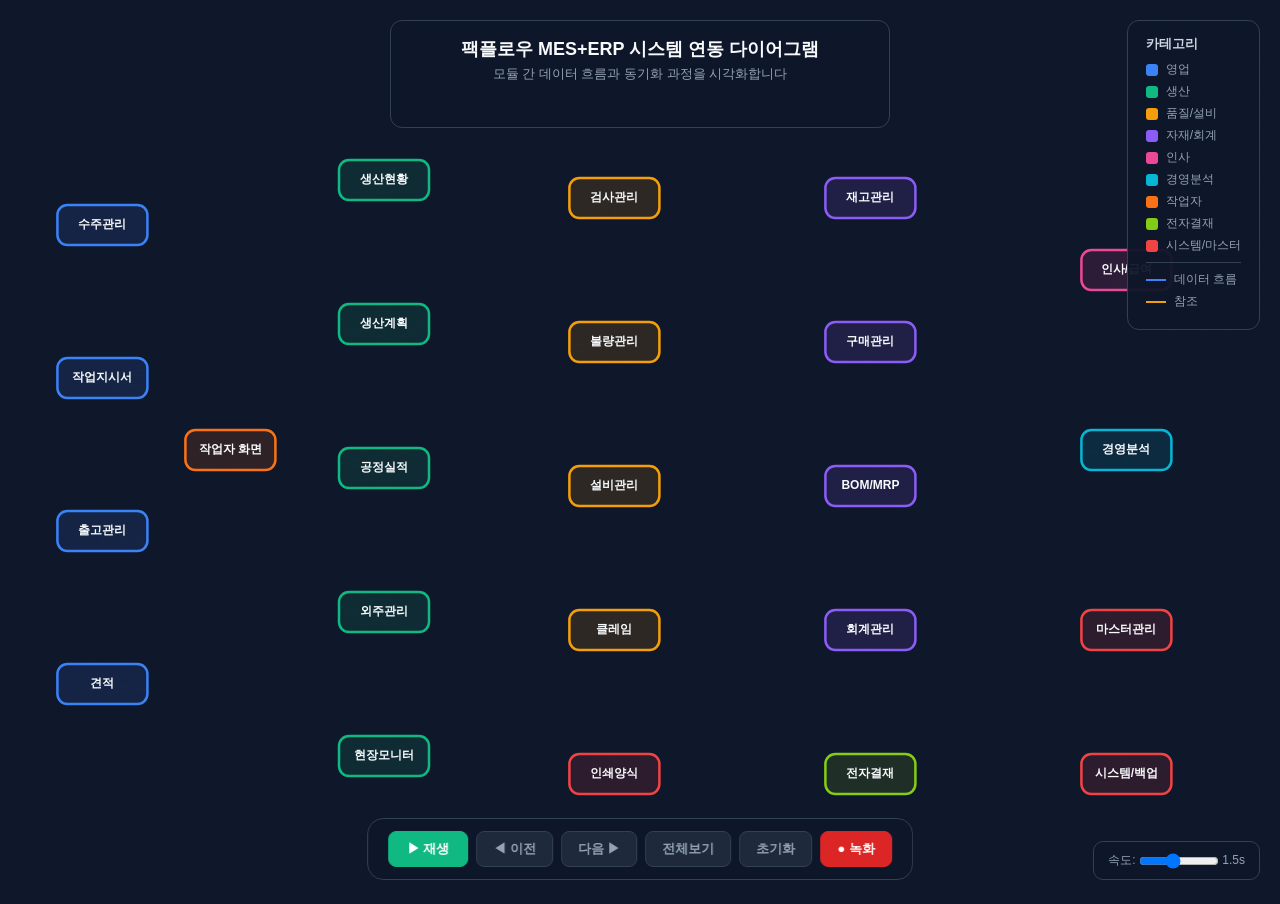
<file: docs/system-flow.html>
<!DOCTYPE html>
<html lang="ko">
<head>
<meta charset="UTF-8">
<meta name="viewport" content="width=device-width,initial-scale=1">
<title>팩플로우 시스템 연동 다이어그램</title>
<style>
*{margin:0;padding:0;box-sizing:border-box}
body{font-family:'Segoe UI',sans-serif;background:#0F172A;color:#E2E8F0;overflow:hidden;height:100vh}
#canvas{width:100%;height:100vh}

/* Controls */
.controls{position:fixed;bottom:20px;left:50%;transform:translateX(-50%);display:flex;gap:8px;z-index:100;background:rgba(15,23,42,.9);padding:12px 20px;border-radius:16px;border:1px solid #334155;backdrop-filter:blur(10px)}
.ctrl-btn{background:#1E293B;color:#94A3B8;border:1px solid #334155;padding:8px 16px;border-radius:8px;cursor:pointer;font-size:13px;font-weight:600;transition:all .2s}
.ctrl-btn:hover{background:#334155;color:#fff}
.ctrl-btn.active{background:#3B82F6;color:#fff;border-color:#3B82F6}
.ctrl-btn.play{background:#10B981;color:#fff;border-color:#10B981;min-width:80px}
.ctrl-btn.play:hover{background:#059669}
@keyframes recBlink{0%,100%{opacity:1}50%{opacity:.4}}

/* Info Panel */
.info{position:fixed;top:20px;left:50%;transform:translateX(-50%);background:rgba(15,23,42,.95);padding:16px 32px;border-radius:12px;border:1px solid #334155;text-align:center;z-index:100;backdrop-filter:blur(10px);min-width:500px}
.info h1{font-size:18px;font-weight:700;color:#F8FAFC;margin-bottom:4px}
.info p{font-size:13px;color:#94A3B8}
.info .step-title{font-size:15px;color:#60A5FA;font-weight:600;margin-top:8px;min-height:20px}

/* Legend */
.legend{position:fixed;top:20px;right:20px;background:rgba(15,23,42,.95);padding:14px 18px;border-radius:12px;border:1px solid #334155;z-index:100;font-size:12px}
.legend h3{font-size:13px;margin-bottom:8px;color:#CBD5E1}
.leg-item{display:flex;align-items:center;gap:8px;margin-bottom:5px;color:#94A3B8}
.leg-dot{width:12px;height:12px;border-radius:3px;flex-shrink:0}

/* Speed Control */
.speed{position:fixed;bottom:20px;right:20px;background:rgba(15,23,42,.95);padding:10px 14px;border-radius:10px;border:1px solid #334155;z-index:100;font-size:12px;color:#94A3B8}
</style>
</head>
<body>

<div class="info">
  <h1>팩플로우 MES+ERP 시스템 연동 다이어그램</h1>
  <p>모듈 간 데이터 흐름과 동기화 과정을 시각화합니다</p>
  <div class="step-title" id="stepTitle"></div>
</div>

<div class="legend">
  <h3>카테고리</h3>
  <div class="leg-item"><div class="leg-dot" style="background:#3B82F6"></div> 영업</div>
  <div class="leg-item"><div class="leg-dot" style="background:#10B981"></div> 생산</div>
  <div class="leg-item"><div class="leg-dot" style="background:#F59E0B"></div> 품질/설비</div>
  <div class="leg-item"><div class="leg-dot" style="background:#8B5CF6"></div> 자재/회계</div>
  <div class="leg-item"><div class="leg-dot" style="background:#EC4899"></div> 인사</div>
  <div class="leg-item"><div class="leg-dot" style="background:#06B6D4"></div> 경영분석</div>
  <div class="leg-item"><div class="leg-dot" style="background:#F97316"></div> 작업자</div>
  <div class="leg-item"><div class="leg-dot" style="background:#84CC16"></div> 전자결재</div>
  <div class="leg-item"><div class="leg-dot" style="background:#EF4444"></div> 시스템/마스터</div>
  <div style="margin-top:8px;border-top:1px solid #334155;padding-top:8px">
    <div class="leg-item"><div style="width:20px;height:2px;background:#3B82F6"></div> 데이터 흐름</div>
    <div class="leg-item"><div style="width:20px;height:2px;background:#F59E0B;border-top:2px dashed #F59E0B;height:0"></div> 참조</div>
  </div>
</div>

<div class="controls">
  <button class="ctrl-btn play" id="playBtn" onclick="togglePlay()">▶ 재생</button>
  <button class="ctrl-btn" onclick="goStep(-1)">◀ 이전</button>
  <button class="ctrl-btn" onclick="goStep(1)">다음 ▶</button>
  <button class="ctrl-btn" onclick="showAll()">전체보기</button>
  <button class="ctrl-btn" onclick="resetView()">초기화</button>
  <button class="ctrl-btn" id="recBtn" onclick="toggleRecord()" style="background:#DC2626;color:#fff;border-color:#DC2626">● 녹화</button>
</div>

<div class="speed">속도: <input type="range" id="speedRange" min="500" max="3000" value="1500" style="width:80px;vertical-align:middle"> <span id="speedVal">1.5s</span></div>

<canvas id="canvas"></canvas>

<script>
var canvas = document.getElementById('canvas');
var ctx = canvas.getContext('2d');
var W, H;
var playing = false;
var currentStep = -1;
var animFrame;
var particles = [];
var activeFlows = [];
var highlightNodes = [];
var time = 0;
var selectedNode = null; // clicked node id

function resize(){
  W = canvas.width = window.innerWidth;
  H = canvas.height = window.innerHeight;
}
resize();
window.addEventListener('resize', resize);

// ============ NODE DEFINITIONS ============
var nodes = [
  // 영업 (blue) - left area
  {id:'order', label:'수주관리', cat:'sales', color:'#3B82F6', x:0.08, y:0.25},
  {id:'wo', label:'작업지시서', cat:'sales', color:'#3B82F6', x:0.08, y:0.42},
  {id:'ship', label:'출고관리', cat:'sales', color:'#3B82F6', x:0.08, y:0.59},
  {id:'quote', label:'견적', cat:'sales', color:'#3B82F6', x:0.08, y:0.76},

  // 작업자 (orange) - between 영업 and 생산
  {id:'worker', label:'작업자 화면', cat:'worker', color:'#F97316', x:0.18, y:0.50},

  // 생산 (green) - center-left
  {id:'dash', label:'생산현황', cat:'prod', color:'#10B981', x:0.30, y:0.20},
  {id:'plan', label:'생산계획', cat:'prod', color:'#10B981', x:0.30, y:0.36},
  {id:'proc', label:'공정실적', cat:'prod', color:'#10B981', x:0.30, y:0.52},
  {id:'outsource', label:'외주관리', cat:'prod', color:'#10B981', x:0.30, y:0.68},
  {id:'monitor', label:'현장모니터', cat:'prod', color:'#10B981', x:0.30, y:0.84},

  // 품질/설비 (yellow) - center
  {id:'inspect', label:'검사관리', cat:'qc', color:'#F59E0B', x:0.48, y:0.22},
  {id:'defect', label:'불량관리', cat:'qc', color:'#F59E0B', x:0.48, y:0.38},
  {id:'equip', label:'설비관리', cat:'qc', color:'#F59E0B', x:0.48, y:0.54},
  {id:'claim', label:'클레임', cat:'qc', color:'#F59E0B', x:0.48, y:0.70},

  // 자재/회계 (purple) - center-right
  {id:'stock', label:'재고관리', cat:'mat', color:'#8B5CF6', x:0.68, y:0.22},
  {id:'purchase', label:'구매관리', cat:'mat', color:'#8B5CF6', x:0.68, y:0.38},
  {id:'bom', label:'BOM/MRP', cat:'mat', color:'#8B5CF6', x:0.68, y:0.54},
  {id:'account', label:'회계관리', cat:'mat', color:'#8B5CF6', x:0.68, y:0.70},

  // 인사 (pink) - right
  {id:'hr', label:'인사/급여', cat:'hr', color:'#EC4899', x:0.88, y:0.30},

  // 경영분석 (cyan) - right
  {id:'kpi', label:'경영분석', cat:'biz', color:'#06B6D4', x:0.88, y:0.50},

  // 전자결재 (lime)
  {id:'approval', label:'전자결재', cat:'approval', color:'#84CC16', x:0.68, y:0.86},

  // 시스템 (red) - right-bottom
  {id:'master', label:'마스터관리', cat:'sys', color:'#EF4444', x:0.88, y:0.70},
  {id:'system', label:'시스템/백업', cat:'sys', color:'#EF4444', x:0.88, y:0.86},

  // 인쇄양식 (slate) - output
  {id:'print', label:'인쇄양식', cat:'sys', color:'#EF4444', x:0.48, y:0.86},
];

// ============ FLOW DEFINITIONS ============
// Each flow: {from, to, label, data, type:'write'|'read'}
var allFlows = [
  // 수주 → 작업지시서
  {from:'order',to:'wo',label:'수주→작업지시 생성',data:'orders→wo',type:'write'},
  // 작업지시서 → 생산현황
  {from:'wo',to:'dash',label:'작업지시→생산현황 반영',data:'wo.status',type:'write'},
  // 작업지시서 → 생산계획
  {from:'wo',to:'plan',label:'작업지시→생산계획 배정',data:'wo.procs, wo.sd',type:'write'},
  // 작업지시서 → 공정실적
  {from:'wo',to:'proc',label:'작업지시→공정실적 기록',data:'wo→procLog',type:'write'},
  // 작업지시서 → 외주관리
  {from:'wo',to:'outsource',label:'외주공정→외주발주',data:'wo.procs(외주)',type:'write'},
  // 작업지시서 → 출고
  {from:'wo',to:'ship',label:'생산완료→출고 대기',data:'wo.status=완료',type:'write'},
  // 작업지시서 → 검사
  {from:'wo',to:'inspect',label:'공정검사 기록',data:'wo→qcRecords',type:'write'},
  // 작업지시서 → 불량
  {from:'wo',to:'defect',label:'불량 발생 기록',data:'wo→defectLog',type:'write'},
  // 작업지시서 → 설비
  {from:'wo',to:'equip',label:'설비 사용이력',data:'wo.procs→equip',type:'read'},
  // 작업지시서 → 원가분석
  {from:'wo',to:'account',label:'작업지시→원가계산',data:'wo.fq, wo.price',type:'read'},

  // 출고 → 매출
  {from:'ship',to:'account',label:'출고→매출/세금계산서',data:'shipLog→sales',type:'write'},
  // 출고 → 재고 차감
  {from:'ship',to:'stock',label:'출고→재고 차감',data:'shipLog→stock(-)',type:'write'},
  // 출고 → 수주 상태 갱신
  {from:'ship',to:'order',label:'출고→수주상태 갱신',data:'shipLog→orders.status',type:'write'},

  // 반품 → 재고
  {from:'ship',to:'stock',label:'반품→재고 복원',data:'returns→stock(+)',type:'write'},
  // 클레임 → 출고
  {from:'claim',to:'ship',label:'클레임→반품 처리',data:'claims→returns',type:'read'},

  // 입고 → 재고
  {from:'purchase',to:'stock',label:'입고→재고 증가',data:'income→stock(+)',type:'write'},
  // 발주 → 입고
  {from:'purchase',to:'stock',label:'발주→입고 대기',data:'po→income',type:'write'},

  // BOM → MRP → 재고
  {from:'bom',to:'stock',label:'MRP→소요량 계산',data:'bom+wo→stock 비교',type:'read'},
  // BOM → 구매
  {from:'bom',to:'purchase',label:'MRP→자동 발주 제안',data:'부족분→po',type:'write'},
  // BOM → 작업지시
  {from:'bom',to:'wo',label:'BOM→자재 소요량',data:'bom→wo.materials',type:'read'},

  // 마스터 → 여러 모듈
  {from:'master',to:'order',label:'거래처→수주',data:'cli',type:'read'},
  {from:'master',to:'wo',label:'거래처/품목→작업지시',data:'cli, prod',type:'read'},
  {from:'master',to:'ship',label:'거래처→출고',data:'cli',type:'read'},
  {from:'master',to:'purchase',label:'거래처→구매',data:'cli, vendors',type:'read'},
  {from:'master',to:'equip',label:'설비마스터',data:'equip',type:'read'},

  // 공정실적 → 생산현황
  {from:'proc',to:'dash',label:'실적→현황 반영',data:'procLog→대시보드',type:'write'},
  // 공정실적 → KPI
  {from:'proc',to:'kpi',label:'실적→KPI 집계',data:'procLog→생산량',type:'read'},

  // 불량 → KPI
  {from:'defect',to:'kpi',label:'불량→불량률 KPI',data:'defects→불량률',type:'read'},

  // 출고 → KPI (납기준수율)
  {from:'ship',to:'kpi',label:'출고→납기준수율',data:'shipLog+wo.sd',type:'read'},

  // 매출 → KPI
  {from:'account',to:'kpi',label:'매출→매출 KPI',data:'sales→매출액',type:'read'},

  // 설비 → 비가동 → OEE
  {from:'equip',to:'kpi',label:'OEE→설비효율 KPI',data:'downtime+procLog',type:'read'},

  // 인사 → 급여 → 원가
  {from:'hr',to:'account',label:'급여→인건비 원가',data:'payroll→labor cost',type:'read'},

  // 견적 → 수주
  {from:'quote',to:'order',label:'견적확정→수주전환',data:'quotes→orders',type:'write'},

  // 외주 → 원가
  {from:'outsource',to:'account',label:'외주비→원가',data:'outsource cost',type:'read'},

  // 생산현황 → 현장모니터
  {from:'dash',to:'monitor',label:'현황→모니터 표시',data:'wo status, procLog',type:'read'},

  // 출하검사 → 출고
  {from:'inspect',to:'ship',label:'출하검사→출고승인',data:'shipInspect→ship',type:'write'},

  // 시스템 → 감사로그
  {from:'system',to:'kpi',label:'감사로그→활동분석',data:'auditLog',type:'read'},

  // ===== 작업자 화면 연동 =====
  // 작업지시서 → 작업자 (대기목록 배정)
  {from:'wo',to:'worker',label:'작업 배정/대기목록',data:'wo.procs→작업자큐',type:'write'},
  // 작업자 → 작업지시서 (공정 시작/완료 상태변경)
  {from:'worker',to:'wo',label:'공정 시작/완료 상태변경',data:'procs[].st, t1, t2',type:'write'},
  // 작업자 → 공정실적 (수량 기록)
  {from:'worker',to:'proc',label:'실적 수량 기록',data:'qty→procLog',type:'write'},
  // 작업자 → 불량관리 (불량 수량 보고)
  {from:'worker',to:'defect',label:'불량 수량 보고',data:'defQty→defectLog',type:'write'},
  // 작업자 → 생산현황 (작업현황 반영)
  {from:'worker',to:'dash',label:'작업현황 반영',data:'worker status→대시보드',type:'write'},
  // 작업자 → 현장모니터 (실시간 작업현황)
  {from:'worker',to:'monitor',label:'실시간 작업현황',data:'진행중/완료 현황',type:'write'},
  // 외주관리 → 작업자 (외주 입고확인)
  {from:'outsource',to:'worker',label:'외주 입고확인',data:'외주완료→입고확인',type:'write'},

  // ===== 전자결재 연동 =====
  {from:'purchase',to:'approval',label:'발주서 결재요청',data:'po→approval',type:'write'},
  {from:'quote',to:'approval',label:'견적서 결재요청',data:'quotes→approval',type:'write'},
  {from:'ship',to:'approval',label:'반품 결재요청',data:'returns→approval',type:'write'},
  {from:'hr',to:'approval',label:'연차/지출 결재',data:'leave,expense→approval',type:'write'},
  {from:'approval',to:'purchase',label:'발주 승인',data:'approved→po확정',type:'write'},
  {from:'approval',to:'ship',label:'반품 승인',data:'approved→반품처리',type:'write'},

  // ===== 인쇄양식 연동 =====
  {from:'ship',to:'print',label:'거래명세서 인쇄',data:'shipLog→거래명세서',type:'read'},
  {from:'wo',to:'print',label:'작업지시서 인쇄',data:'wo→작업지시서',type:'read'},
  {from:'quote',to:'print',label:'견적서 인쇄',data:'quotes→견적서',type:'read'},
  {from:'inspect',to:'print',label:'검사성적서 인쇄',data:'certs→성적서',type:'read'},
  {from:'account',to:'print',label:'세금계산서 인쇄/전자발행',data:'taxInvoice→종이/팝빌API',type:'write'},

  // ===== 시스템/백업 연동 =====
  {from:'system',to:'master',label:'마스터 데이터 관리',data:'cli,prod,mold',type:'read'},
];

// ============ STEP SCENARIOS ============
var steps = [
  {
    title: '1단계: 견적 → 수주 등록',
    desc: '고객에게 견적을 보내고, 확정되면 수주로 전환됩니다',
    flows: [4,33], // quote→order index... let me use from/to
    highlight: ['quote','order','master'],
    flowIds: [{from:'quote',to:'order'},{from:'master',to:'order'}]
  },
  {
    title: '2단계: 수주 → 작업지시서 생성',
    desc: '수주가 등록되면 작업지시서를 생성하고, 거래처/품목 마스터를 참조합니다',
    highlight: ['order','wo','master'],
    flowIds: [{from:'order',to:'wo'},{from:'master',to:'wo'},{from:'bom',to:'wo'}]
  },
  {
    title: '3단계: 작업지시서 → 생산 시작',
    desc: '작업지시가 내려가면 생산현황, 생산계획, 현장모니터에 반영됩니다',
    highlight: ['wo','dash','plan','monitor','proc'],
    flowIds: [{from:'wo',to:'dash'},{from:'wo',to:'plan'},{from:'wo',to:'proc'},{from:'dash',to:'monitor'}]
  },
  {
    title: '4단계: 작업자 화면 — 작업 수행/실적 기록',
    desc: '작업자가 대기목록에서 작업을 시작하고, 완료 시 수량/불량을 기록합니다. 실적이 생산현황에 즉시 반영됩니다',
    highlight: ['wo','worker','proc','defect','dash','monitor','outsource'],
    flowIds: [{from:'wo',to:'worker'},{from:'worker',to:'wo'},{from:'worker',to:'proc'},{from:'worker',to:'defect'},{from:'worker',to:'dash'},{from:'worker',to:'monitor'},{from:'outsource',to:'worker'}]
  },
  {
    title: '5단계: 공정실적/외주/불량 상세',
    desc: '공정별 실적을 기록하고, 외주 공정은 외주관리로, 불량은 불량관리로 기록됩니다',
    highlight: ['wo','proc','outsource','defect','equip'],
    flowIds: [{from:'wo',to:'proc'},{from:'wo',to:'outsource'},{from:'wo',to:'defect'},{from:'wo',to:'equip'}]
  },
  {
    title: '6단계: 품질검사',
    desc: '공정검사/출하검사 기록, 불량 발생 시 클레임 연결',
    highlight: ['wo','inspect','defect','claim'],
    flowIds: [{from:'wo',to:'inspect'},{from:'wo',to:'defect'},{from:'claim',to:'ship'}]
  },
  {
    title: '7단계: 자재 흐름 — BOM → MRP → 구매 → 입고 → 재고',
    desc: 'BOM 기반 소요량 계산 → 부족분 자동 발주 제안 → 입고 시 재고 증가',
    highlight: ['bom','purchase','stock','master'],
    flowIds: [{from:'bom',to:'stock'},{from:'bom',to:'purchase'},{from:'purchase',to:'stock'},{from:'master',to:'purchase'}]
  },
  {
    title: '8단계: 생산완료 → 출하검사 → 출고',
    desc: '생산이 완료되면 출하검사 후 출고 처리. 출고 시 재고 차감, 수주 상태 갱신',
    highlight: ['wo','inspect','ship','stock','order'],
    flowIds: [{from:'wo',to:'ship'},{from:'inspect',to:'ship'},{from:'ship',to:'stock'},{from:'ship',to:'order'}]
  },
  {
    title: '9단계: 출고 → 매출/세금계산서/채권',
    desc: '출고가 완료되면 매출 기록, 세금계산서 발행, 미수금(채권) 등록',
    highlight: ['ship','account','kpi'],
    flowIds: [{from:'ship',to:'account'},{from:'ship',to:'kpi'},{from:'account',to:'kpi'}]
  },
  {
    title: '10단계: 원가 집계 — 자재비 + 외주비 + 인건비',
    desc: '작업지시서의 자재비, 외주관리의 외주비, 급여의 인건비가 원가분석으로 모입니다',
    highlight: ['wo','outsource','hr','account'],
    flowIds: [{from:'wo',to:'account'},{from:'outsource',to:'account'},{from:'hr',to:'account'}]
  },
  {
    title: '11단계: 경영분석 — 모든 데이터 종합',
    desc: '생산량, 불량률, 납기준수율, 매출, OEE 등 KPI 대시보드에 종합 표시',
    highlight: ['proc','defect','ship','account','equip','kpi'],
    flowIds: [{from:'proc',to:'kpi'},{from:'defect',to:'kpi'},{from:'ship',to:'kpi'},{from:'account',to:'kpi'},{from:'equip',to:'kpi'}]
  },
  {
    title: '12단계: 반품/클레임 처리',
    desc: '고객 클레임 접수 → 반품 처리 → 재고 복원 → 원인 분석',
    highlight: ['claim','ship','stock','defect'],
    flowIds: [{from:'claim',to:'ship'},{from:'ship',to:'stock'}]
  },
  {
    title: '13단계: 전자결재 — 발주/견적/반품/연차 승인',
    desc: '발주서, 견적서, 반품, 연차/지출 요청이 결재를 거쳐 승인되면 해당 모듈에 확정 반영됩니다',
    highlight: ['purchase','quote','ship','hr','approval'],
    flowIds: [{from:'purchase',to:'approval'},{from:'quote',to:'approval'},{from:'ship',to:'approval'},{from:'hr',to:'approval'},{from:'approval',to:'purchase'},{from:'approval',to:'ship'}]
  }
];

// ============ RENDERING ============
function getNodePos(n){
  return {x: n.x * W, y: n.y * H};
}

function drawNode(n, highlight, pulse){
  var p = getNodePos(n);
  var w = 90, h = 40;
  var isHi = highlight;
  var alpha = isHi ? 1 : 0.3;

  ctx.save();

  // Subtle glow
  if(isHi && pulse){
    ctx.shadowColor = n.color;
    ctx.shadowBlur = 8;
  }

  // Box
  ctx.globalAlpha = alpha;
  ctx.fillStyle = isHi ? n.color+'22' : '#1E293B';
  ctx.strokeStyle = isHi ? n.color : '#334155';
  ctx.lineWidth = isHi ? 2.5 : 1;
  roundRect(ctx, p.x-w/2, p.y-h/2, w, h, 10);
  ctx.fill();
  ctx.stroke();

  // Label
  ctx.fillStyle = isHi ? '#F8FAFC' : '#64748B';
  ctx.font = (isHi?'700':'500') + ' 12px "Segoe UI", sans-serif';
  ctx.textAlign = 'center';
  ctx.textBaseline = 'middle';
  ctx.fillText(n.label, p.x, p.y);

  ctx.restore();
}

function drawFlow(f, active){
  var fromNode = nodes.find(function(n){return n.id===f.from});
  var toNode = nodes.find(function(n){return n.id===f.to});
  if(!fromNode||!toNode) return;

  var p1 = getNodePos(fromNode);
  var p2 = getNodePos(toNode);
  var alpha = active ? 0.8 : 0.06;

  ctx.save();
  ctx.globalAlpha = alpha;

  // Straight line
  ctx.beginPath();
  ctx.moveTo(p1.x, p1.y);
  ctx.lineTo(p2.x, p2.y);
  ctx.strokeStyle = active ? fromNode.color : '#334155';
  ctx.lineWidth = active ? 2 : 0.8;
  if(f.type==='read'){
    ctx.setLineDash([5,5]);
  }
  ctx.stroke();
  ctx.setLineDash([]);

  // Arrow at 85% along the line
  if(active){
    var ax = p1.x + (p2.x-p1.x)*0.85;
    var ay = p1.y + (p2.y-p1.y)*0.85;
    var angle = Math.atan2(p2.y-p1.y, p2.x-p1.x);

    ctx.fillStyle = fromNode.color;
    ctx.beginPath();
    ctx.moveTo(ax, ay);
    ctx.lineTo(ax-9*Math.cos(angle-0.4), ay-9*Math.sin(angle-0.4));
    ctx.lineTo(ax-9*Math.cos(angle+0.4), ay-9*Math.sin(angle+0.4));
    ctx.fill();

    // Label at midpoint
    ctx.globalAlpha = 0.9;
    ctx.font = '600 10px "Segoe UI", sans-serif';
    ctx.textAlign = 'center';
    var lx = (p1.x+p2.x)/2;
    var ly = (p1.y+p2.y)/2;
    var tw = ctx.measureText(f.label).width + 8;
    ctx.fillStyle = 'rgba(15,23,42,0.85)';
    ctx.fillRect(lx-tw/2, ly-8, tw, 16);
    ctx.fillStyle = '#E2E8F0';
    ctx.fillText(f.label, lx, ly+1);

    // Data tag
    if(f.data){
      ctx.font = '400 9px "Segoe UI", sans-serif';
      ctx.fillStyle = fromNode.color+'99';
      ctx.fillText(f.data, lx, ly+13);
    }
  }

  ctx.restore();

  // Particles (straight line)
  if(active){
    spawnParticle(p1, p2, fromNode.color);
  }
}

function spawnParticle(p1, p2, color){
  if(Math.random()>0.03) return;
  particles.push({
    p1:p1, p2:p2,
    t: 0, speed: 0.008 + Math.random()*0.006,
    color: color, size: 3
  });
}

function updateParticles(){
  for(var i=particles.length-1;i>=0;i--){
    var p = particles[i];
    p.t += p.speed;
    if(p.t>1){particles.splice(i,1);continue}
    var t=p.t;
    var x = p.p1.x + (p.p2.x-p.p1.x)*t;
    var y = p.p1.y + (p.p2.y-p.p1.y)*t;

    ctx.save();
    ctx.globalAlpha = 1-t*0.5;
    ctx.fillStyle = p.color;
    ctx.beginPath();
    ctx.arc(x, y, p.size, 0, Math.PI*2);
    ctx.fill();
    ctx.restore();
  }
}

function roundRect(ctx, x, y, w, h, r){
  ctx.beginPath();
  ctx.moveTo(x+r, y);
  ctx.lineTo(x+w-r, y);
  ctx.arcTo(x+w, y, x+w, y+r, r);
  ctx.lineTo(x+w, y+h-r);
  ctx.arcTo(x+w, y+h, x+w-r, y+h, r);
  ctx.lineTo(x+r, y+h);
  ctx.arcTo(x, y+h, x, y+h-r, r);
  ctx.lineTo(x, y+r);
  ctx.arcTo(x, y, x+r, y, r);
  ctx.closePath();
}

// ============ MAIN LOOP ============
function render(){
  time += 0.016;
  ctx.clearRect(0,0,W,H);

  // Draw grid dots
  ctx.save();
  ctx.globalAlpha = 0.05;
  ctx.fillStyle = '#64748B';
  for(var gx=0;gx<W;gx+=30){
    for(var gy=0;gy<H;gy+=30){
      ctx.fillRect(gx,gy,1,1);
    }
  }
  ctx.restore();

  // Determine active nodes and flows
  var hiNodes = {};
  var hiFlows = {};

  if(selectedNode){
    // Node click mode — show only flows connected to selectedNode
    hiNodes[selectedNode] = true;
    allFlows.forEach(function(f){
      if(f.from===selectedNode||f.to===selectedNode){
        hiFlows[f.from+'→'+f.to]=true;
        hiNodes[f.from]=true;
        hiNodes[f.to]=true;
      }
    });
  } else if(currentStep >= 0 && currentStep < steps.length){
    var step = steps[currentStep];
    step.highlight.forEach(function(id){hiNodes[id]=true});
    step.flowIds.forEach(function(f){hiFlows[f.from+'→'+f.to]=true});
  } else if(currentStep === -2){
    // Show all
    nodes.forEach(function(n){hiNodes[n.id]=true});
    allFlows.forEach(function(f){hiFlows[f.from+'→'+f.to]=true});
  }

  // Draw inactive flows first
  allFlows.forEach(function(f){
    var key = f.from+'→'+f.to;
    if(!hiFlows[key]) drawFlow(f, false);
  });

  // Draw active flows
  allFlows.forEach(function(f){
    var key = f.from+'→'+f.to;
    if(hiFlows[key]) drawFlow(f, true);
  });

  // Draw particles
  updateParticles();

  // Draw nodes
  nodes.forEach(function(n){
    var isHi = hiNodes[n.id] || currentStep===-1;
    drawNode(n, isHi, hiNodes[n.id]);
  });

  animFrame = setTimeout(render, 33);
}
render();

// ============ CONTROLS ============
var playTimer = null;

function togglePlay(){
  playing = !playing;
  document.getElementById('playBtn').textContent = playing ? '⏸ 일시정지' : '▶ 재생';
  document.getElementById('playBtn').classList.toggle('active', playing);
  if(playing){
    if(currentStep < 0 || currentStep >= steps.length-1) currentStep = -1;
    nextStep();
  } else {
    clearTimeout(playTimer);
  }
}

function nextStep(){
  if(!playing) return;
  currentStep++;
  if(currentStep >= steps.length){
    if(isRecording){
      // 녹화 중이면: 전체보기 3초 보여준 후 녹화 종료
      playing = false;
      document.getElementById('playBtn').textContent = '▶ 재생';
      document.getElementById('playBtn').classList.remove('active');
      currentStep = -2;
      document.getElementById('stepTitle').textContent = '전체 연동 구조 — 모든 데이터 흐름 표시';
      setTimeout(function(){ stopRecord(); }, 3000);
      return;
    }
    currentStep = 0;
  }
  updateStepUI();
  var speed = +document.getElementById('speedRange').value;
  playTimer = setTimeout(nextStep, speed);
}

function goStep(dir){
  playing = false;
  document.getElementById('playBtn').textContent = '▶ 재생';
  document.getElementById('playBtn').classList.remove('active');
  clearTimeout(playTimer);

  currentStep += dir;
  if(currentStep < 0) currentStep = steps.length-1;
  if(currentStep >= steps.length) currentStep = 0;
  updateStepUI();
}

function showAll(){
  playing = false;
  selectedNode = null;
  document.getElementById('playBtn').textContent = '▶ 재생';
  document.getElementById('playBtn').classList.remove('active');
  clearTimeout(playTimer);
  currentStep = -2;
  document.getElementById('stepTitle').textContent = '전체 연동 구조 — 모든 데이터 흐름 표시';
}

function resetView(){
  playing = false;
  selectedNode = null;
  document.getElementById('playBtn').textContent = '▶ 재생';
  document.getElementById('playBtn').classList.remove('active');
  clearTimeout(playTimer);
  currentStep = -1;
  particles = [];
  document.getElementById('stepTitle').textContent = '';
}

function updateStepUI(){
  if(currentStep >= 0 && currentStep < steps.length){
    var step = steps[currentStep];
    document.getElementById('stepTitle').innerHTML = step.title + '<br><span style="font-size:12px;color:#94A3B8;font-weight:400">' + step.desc + '</span>';
  }
}

document.getElementById('speedRange').addEventListener('input', function(){
  document.getElementById('speedVal').textContent = (this.value/1000).toFixed(1)+'s';
});

// ============ NODE CLICK ============
canvas.addEventListener('click', function(e){
  var rect = canvas.getBoundingClientRect();
  var mx = e.clientX - rect.left;
  var my = e.clientY - rect.top;
  var clicked = null;
  var nw = 90, nh = 40;

  for(var i=0;i<nodes.length;i++){
    var n = nodes[i];
    var p = getNodePos(n);
    if(mx >= p.x-nw/2 && mx <= p.x+nw/2 && my >= p.y-nh/2 && my <= p.y+nh/2){
      clicked = n;
      break;
    }
  }

  if(clicked){
    // Stop auto-play
    playing = false;
    document.getElementById('playBtn').textContent = '▶ 재생';
    document.getElementById('playBtn').classList.remove('active');
    clearTimeout(playTimer);
    currentStep = -1;
    particles = [];

    if(selectedNode === clicked.id){
      // Toggle off
      selectedNode = null;
      document.getElementById('stepTitle').textContent = '';
    } else {
      selectedNode = clicked.id;
      // Count connected flows
      var inFlows = allFlows.filter(function(f){return f.to===clicked.id});
      var outFlows = allFlows.filter(function(f){return f.from===clicked.id});
      var info = clicked.label + ' 연동 구조';
      var detail = '수신 ' + inFlows.length + '개 / 송신 ' + outFlows.length + '개 데이터 흐름';
      document.getElementById('stepTitle').innerHTML = '<span style="color:'+clicked.color+';font-weight:700">'+info+'</span><br><span style="font-size:12px;color:#94A3B8;font-weight:400">'+detail+'</span>';
    }
  } else {
    // Click empty area — deselect
    if(selectedNode){
      selectedNode = null;
      document.getElementById('stepTitle').textContent = '';
    }
  }
});

// ===== 녹화 기능 =====
var mediaRecorder = null;
var recordedChunks = [];
var isRecording = false;

function toggleRecord(){
  if(isRecording){
    stopRecord();
  } else {
    startRecord();
  }
}

function startRecord(){
  recordedChunks = [];
  var stream = canvas.captureStream(30); // 30fps
  var options = {mimeType:'video/webm;codecs=vp9'};
  if(!MediaRecorder.isTypeSupported(options.mimeType)){
    options = {mimeType:'video/webm;codecs=vp8'};
    if(!MediaRecorder.isTypeSupported(options.mimeType)){
      options = {mimeType:'video/webm'};
    }
  }
  mediaRecorder = new MediaRecorder(stream, options);
  mediaRecorder.ondataavailable = function(e){
    if(e.data && e.data.size > 0) recordedChunks.push(e.data);
  };
  mediaRecorder.onstop = function(){
    var blob = new Blob(recordedChunks, {type:'video/webm'});
    var url = URL.createObjectURL(blob);
    var a = document.createElement('a');
    a.href = url;
    a.download = 'packflow-diagram-' + new Date().toISOString().slice(0,10) + '.webm';
    document.body.appendChild(a);
    a.click();
    document.body.removeChild(a);
    URL.revokeObjectURL(url);
  };
  mediaRecorder.start(100);
  isRecording = true;
  var btn = document.getElementById('recBtn');
  btn.textContent = '■ 녹화중...';
  btn.style.animation = 'recBlink 1s infinite';

  // 자동 재생 시작
  if(!playing){
    resetView();
    setTimeout(function(){ togglePlay(); }, 300);
  }
}

function stopRecord(){
  if(mediaRecorder && mediaRecorder.state !== 'inactive'){
    mediaRecorder.stop();
  }
  isRecording = false;
  var btn = document.getElementById('recBtn');
  btn.textContent = '● 녹화';
  btn.style.animation = '';
}

// Hover cursor
canvas.addEventListener('mousemove', function(e){
  var rect = canvas.getBoundingClientRect();
  var mx = e.clientX - rect.left;
  var my = e.clientY - rect.top;
  var nw = 90, nh = 40;
  var over = false;
  for(var i=0;i<nodes.length;i++){
    var p = getNodePos(nodes[i]);
    if(mx >= p.x-nw/2 && mx <= p.x+nw/2 && my >= p.y-nh/2 && my <= p.y+nh/2){
      over = true; break;
    }
  }
  canvas.style.cursor = over ? 'pointer' : 'default';
});
</script>
</body>
</html>
</file>
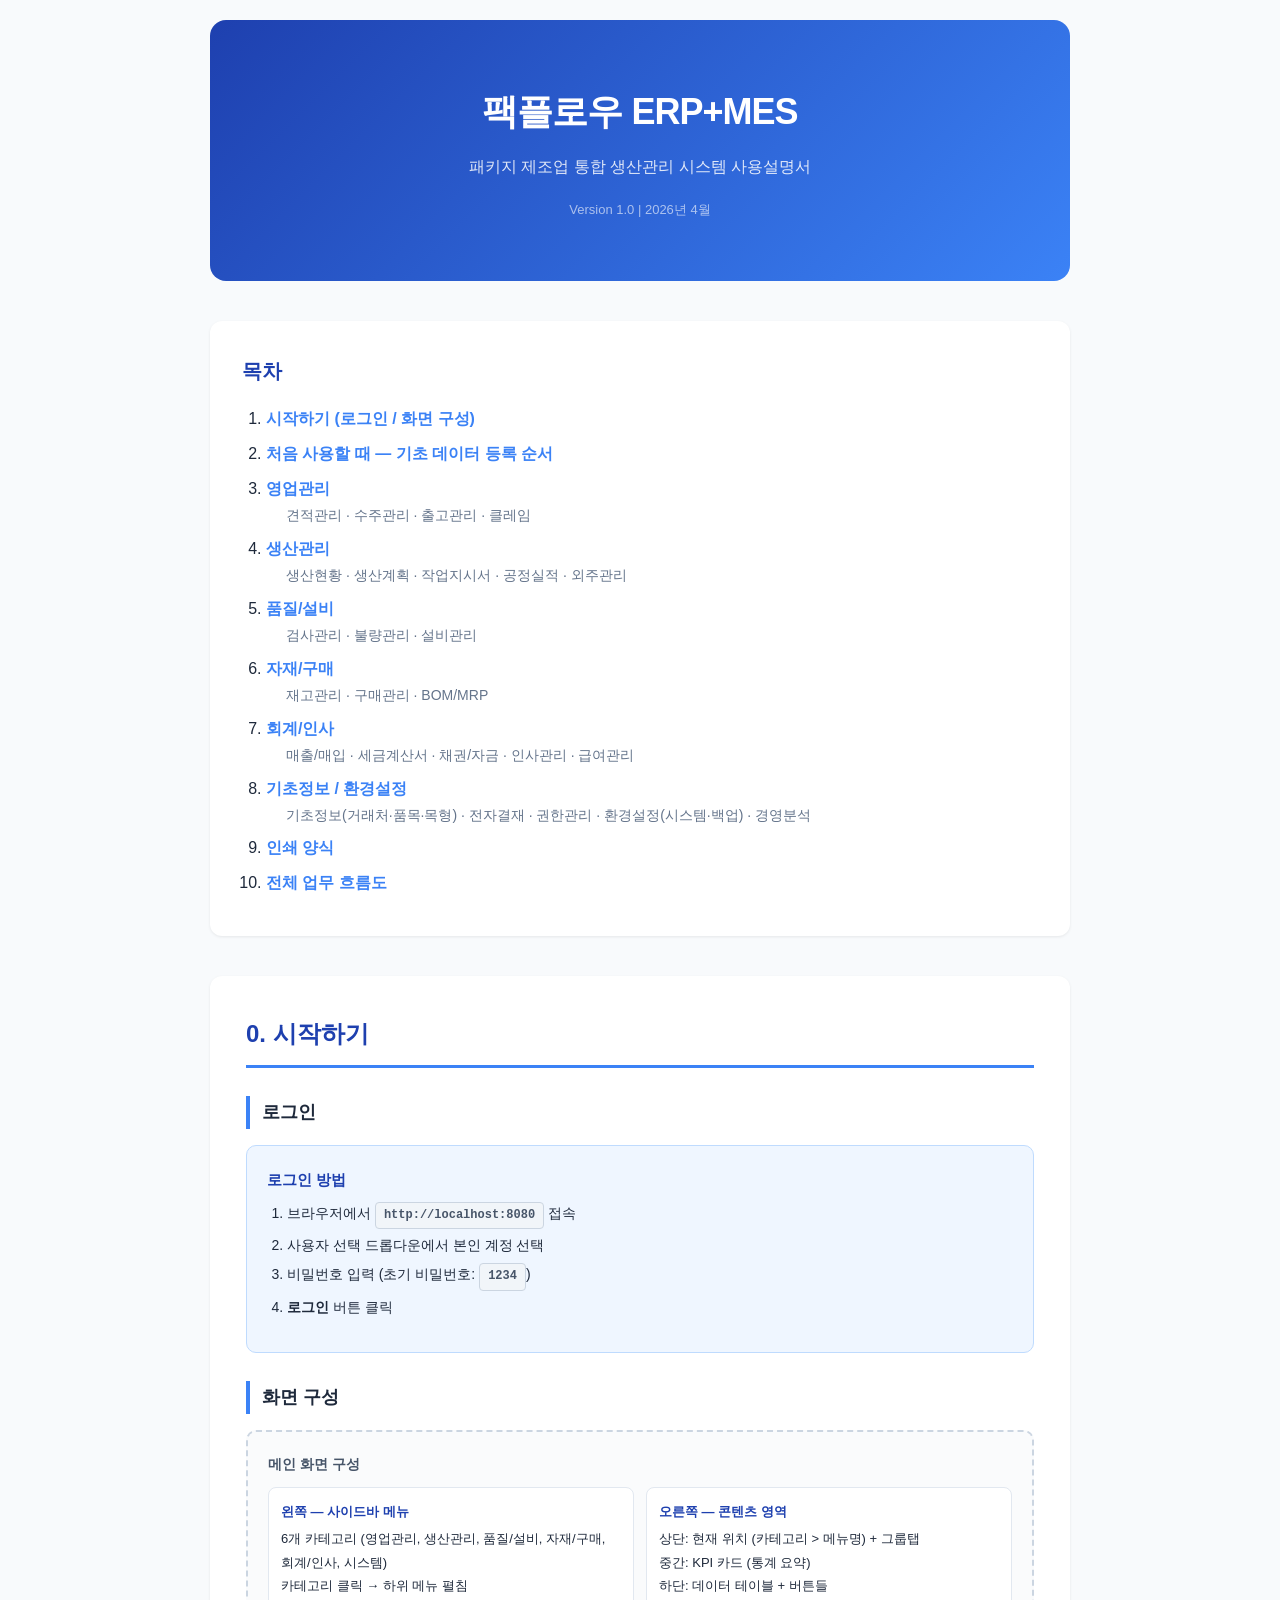
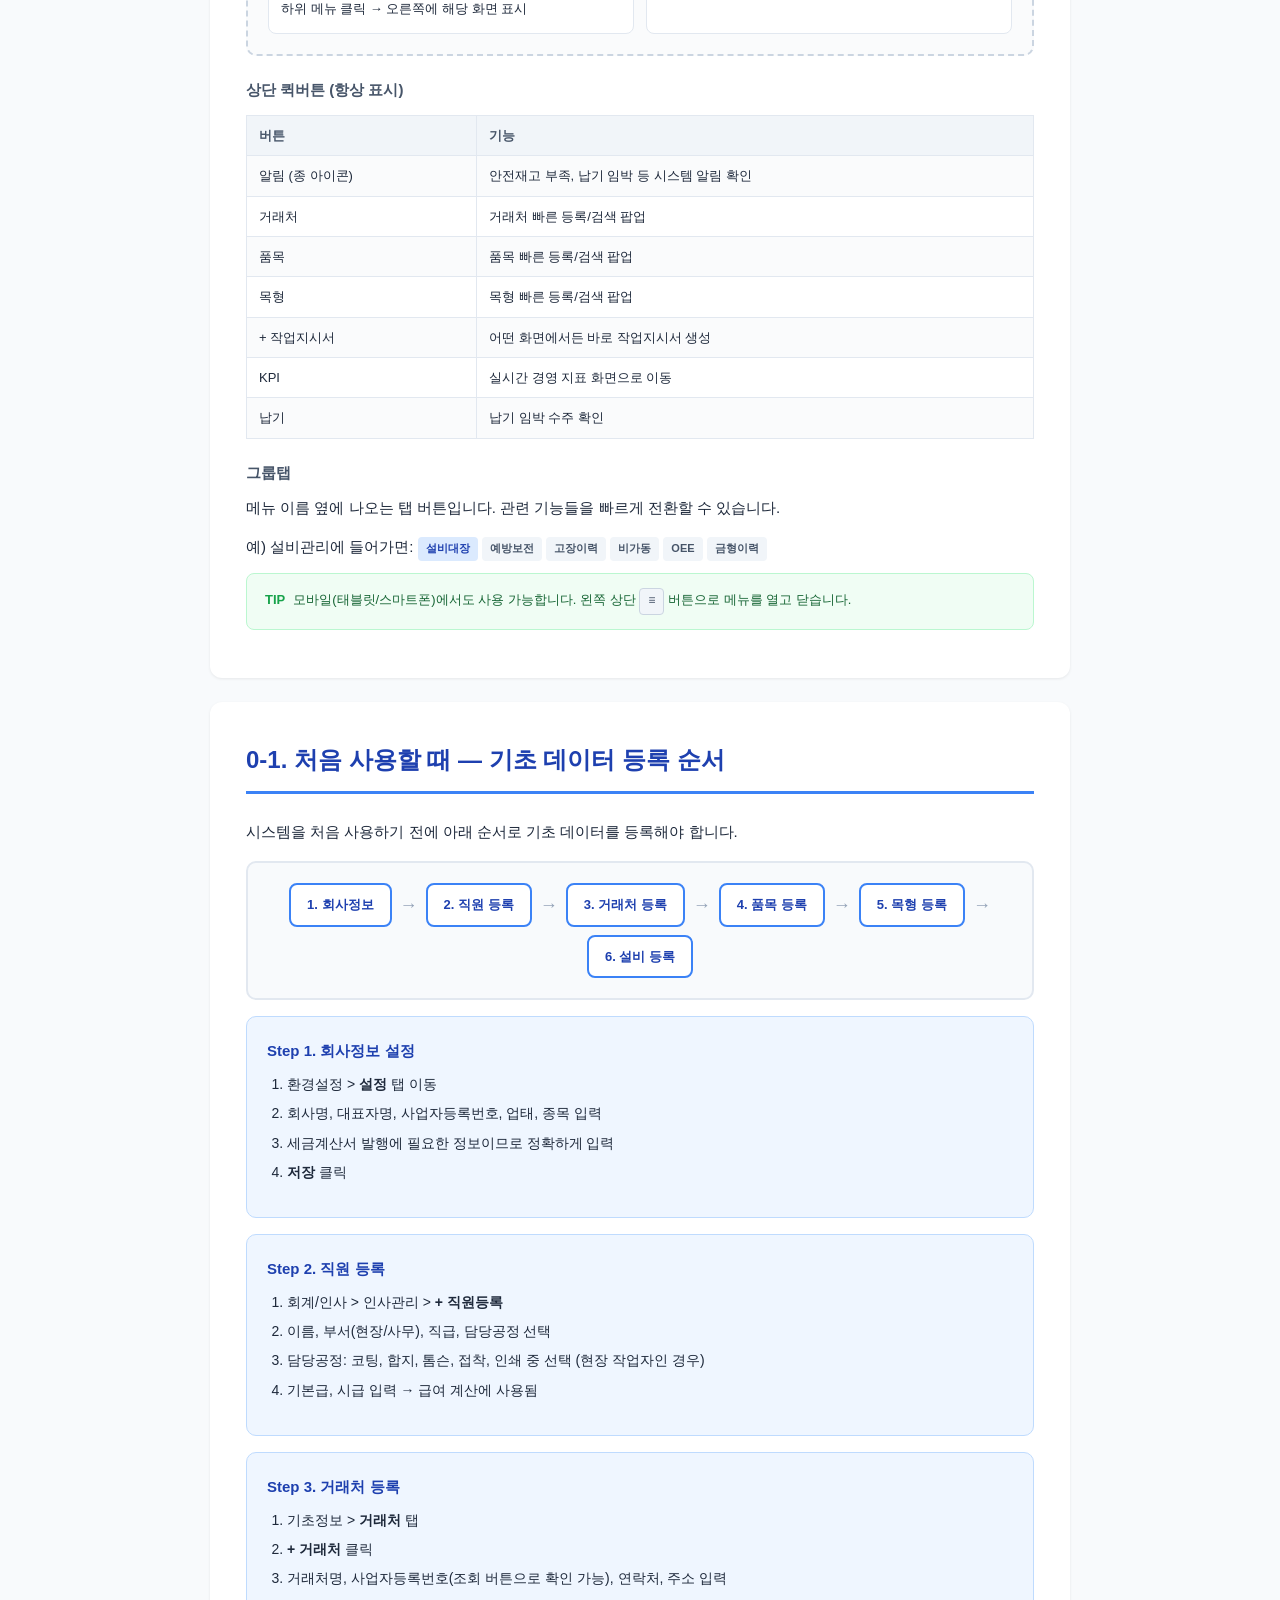
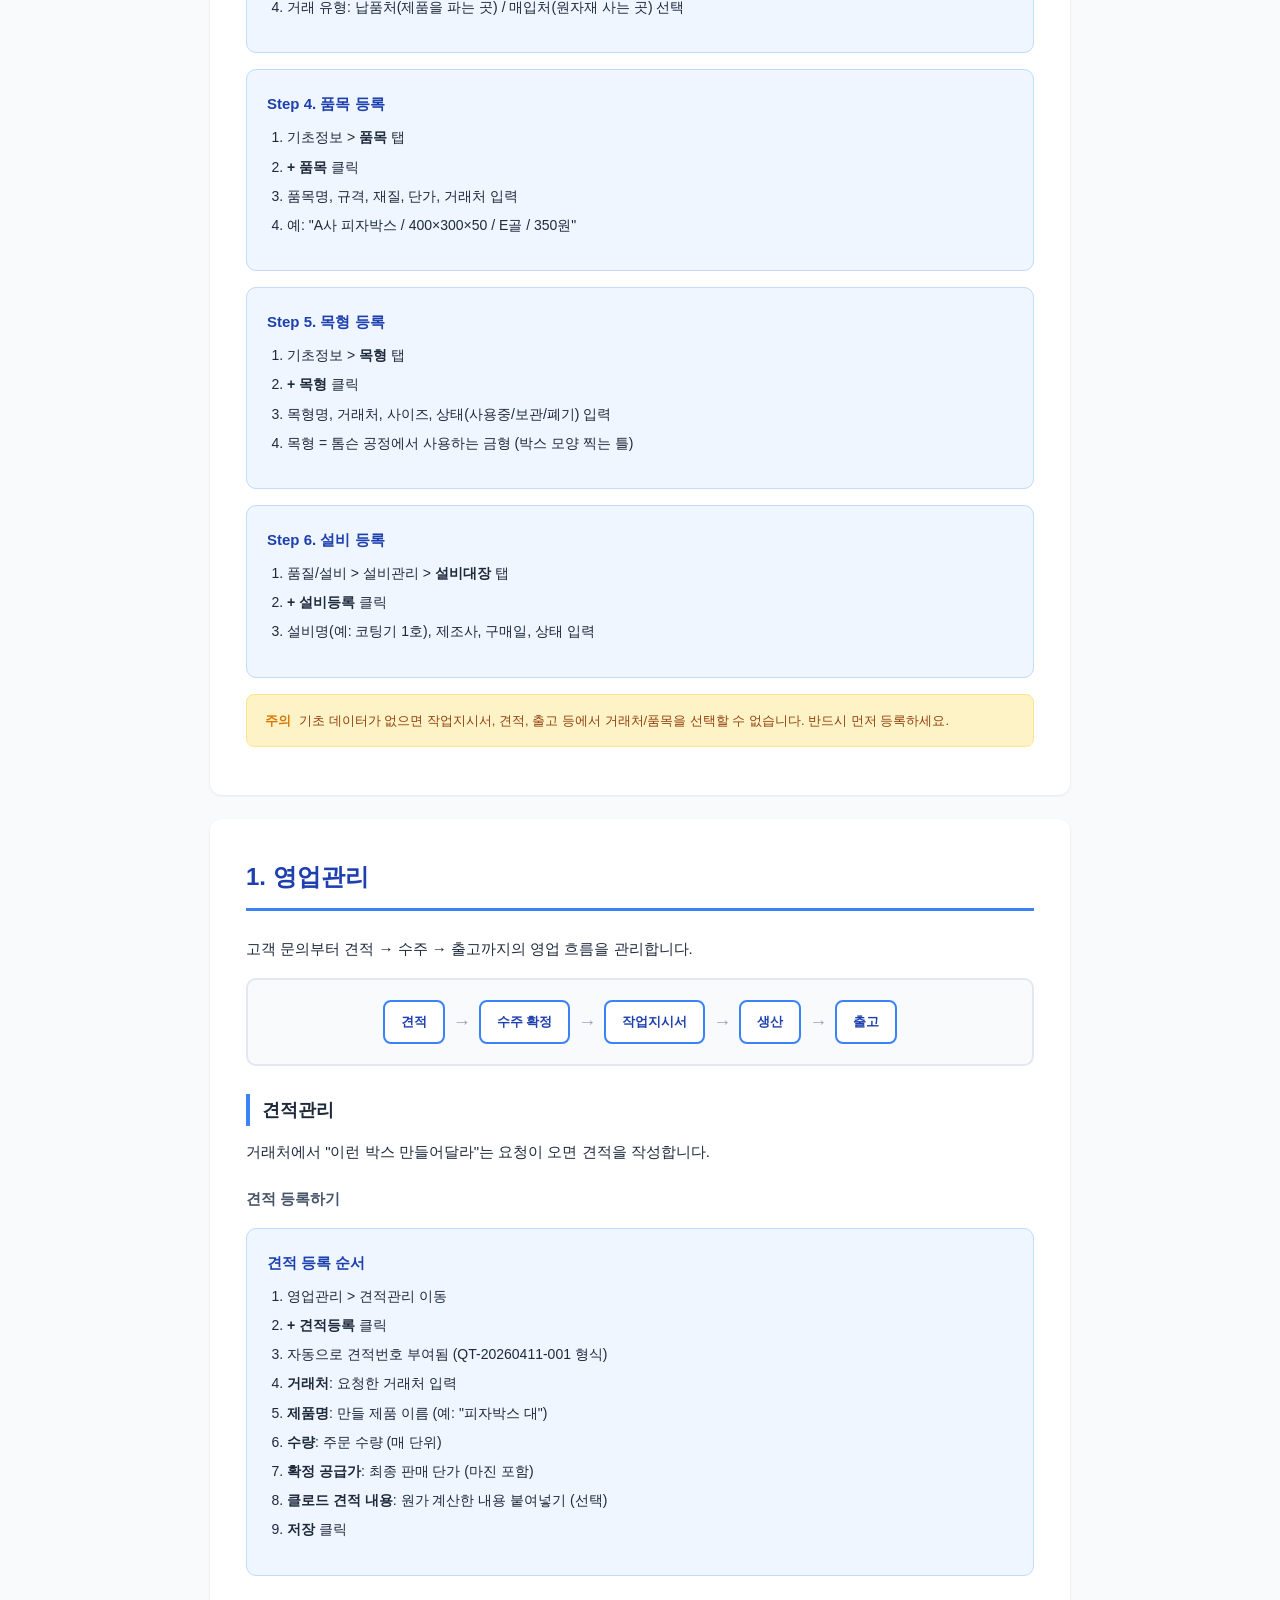
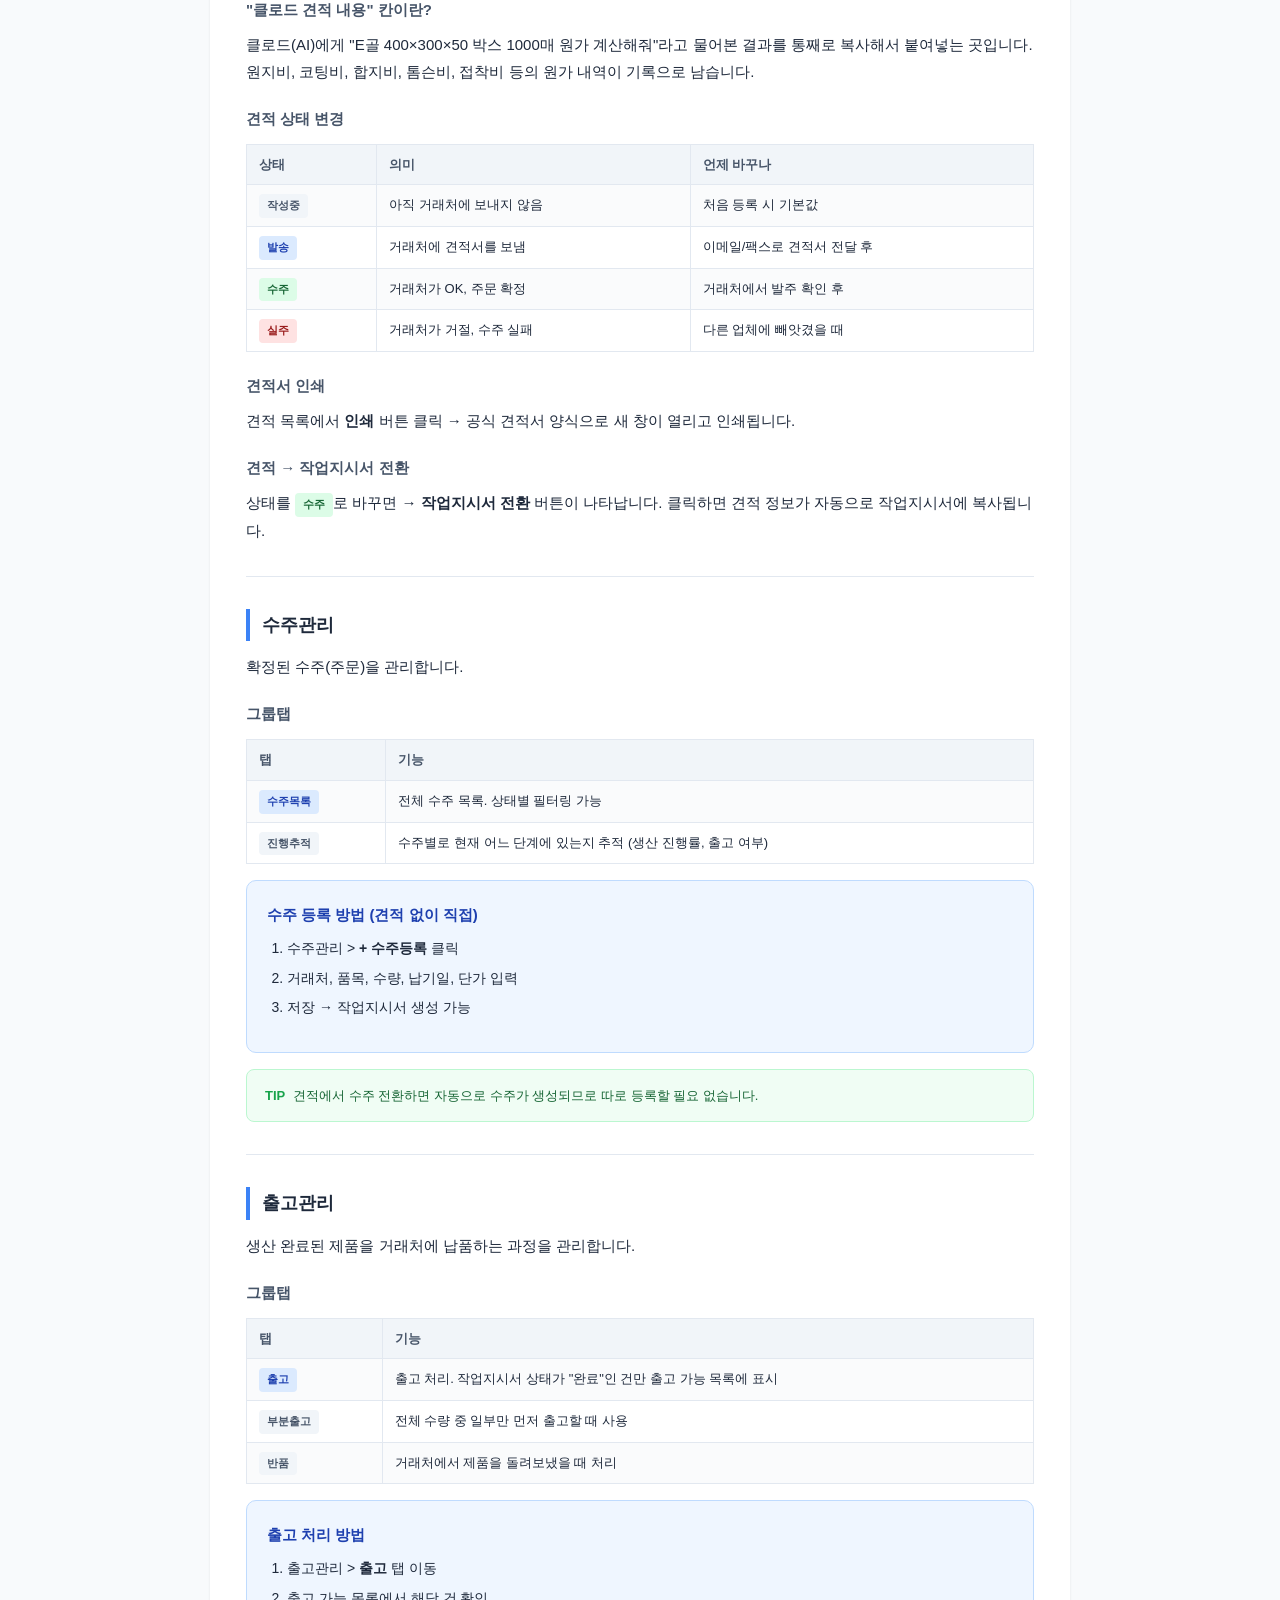
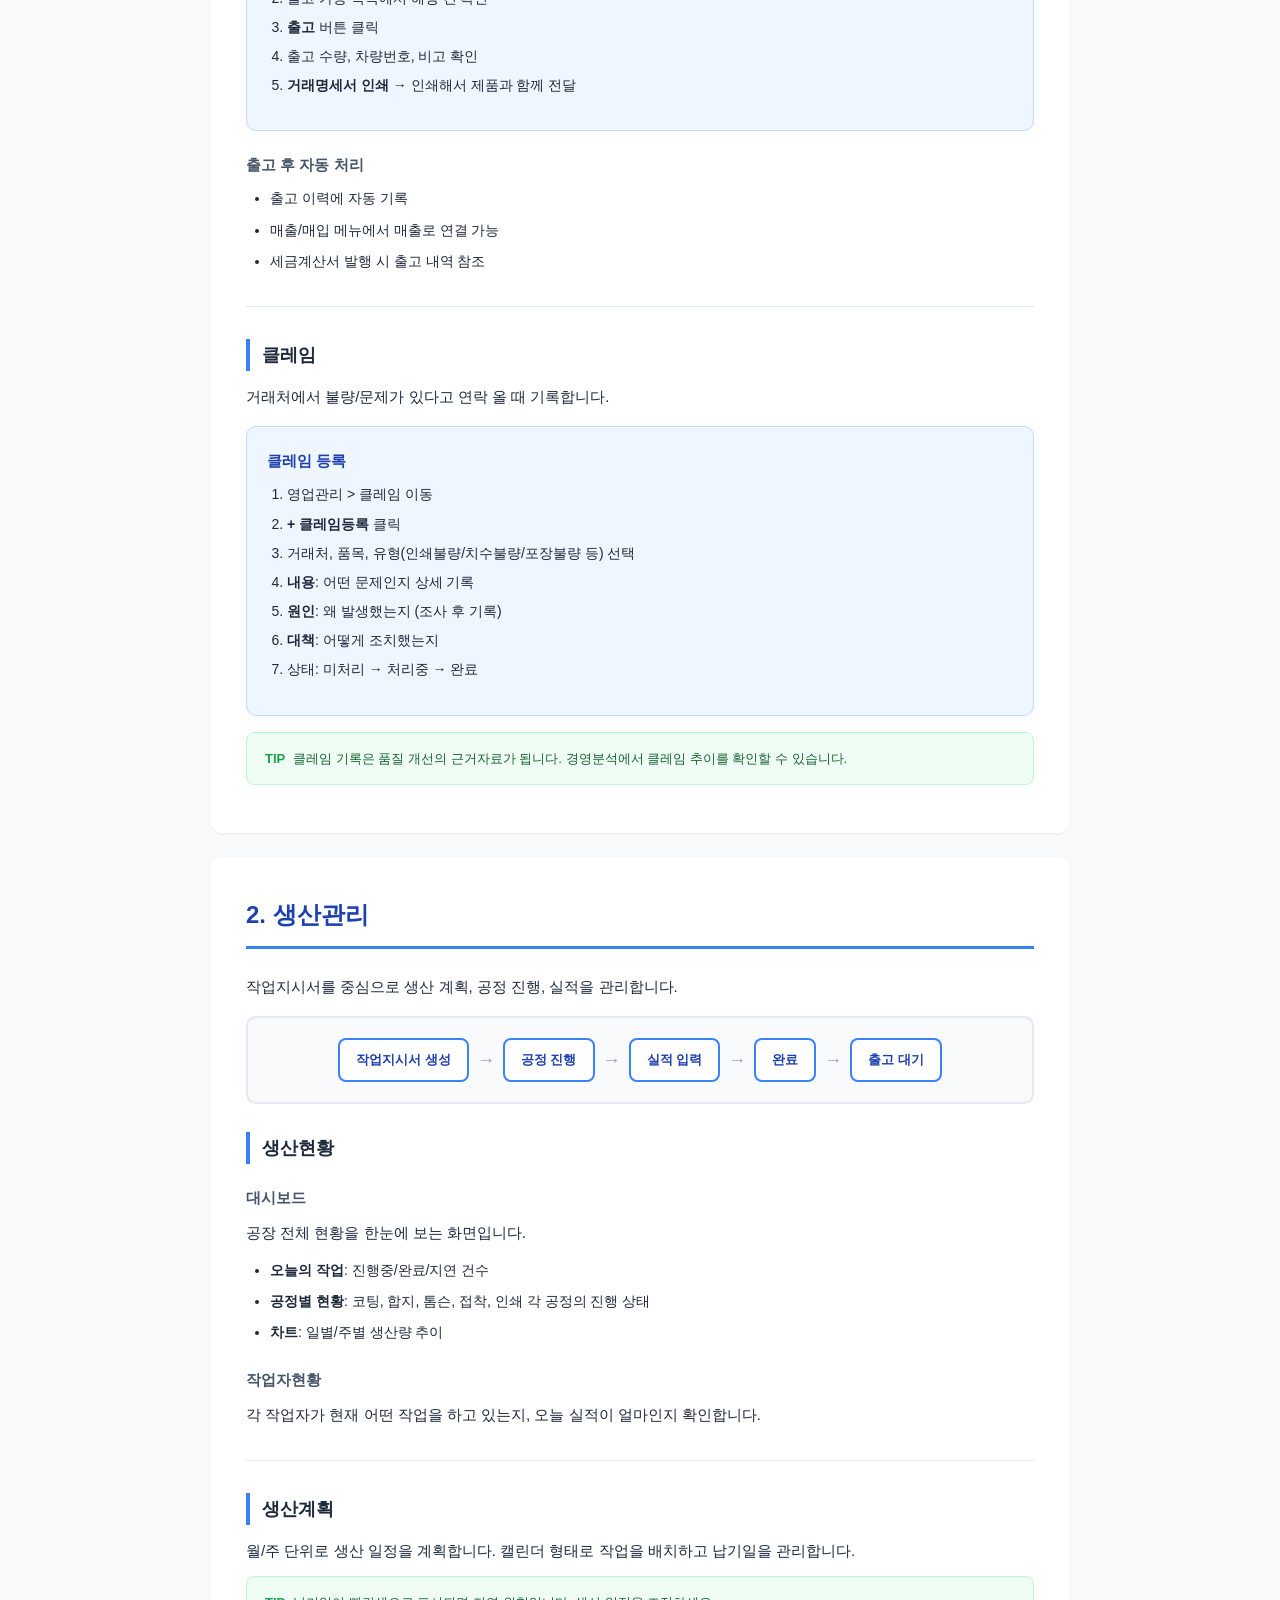
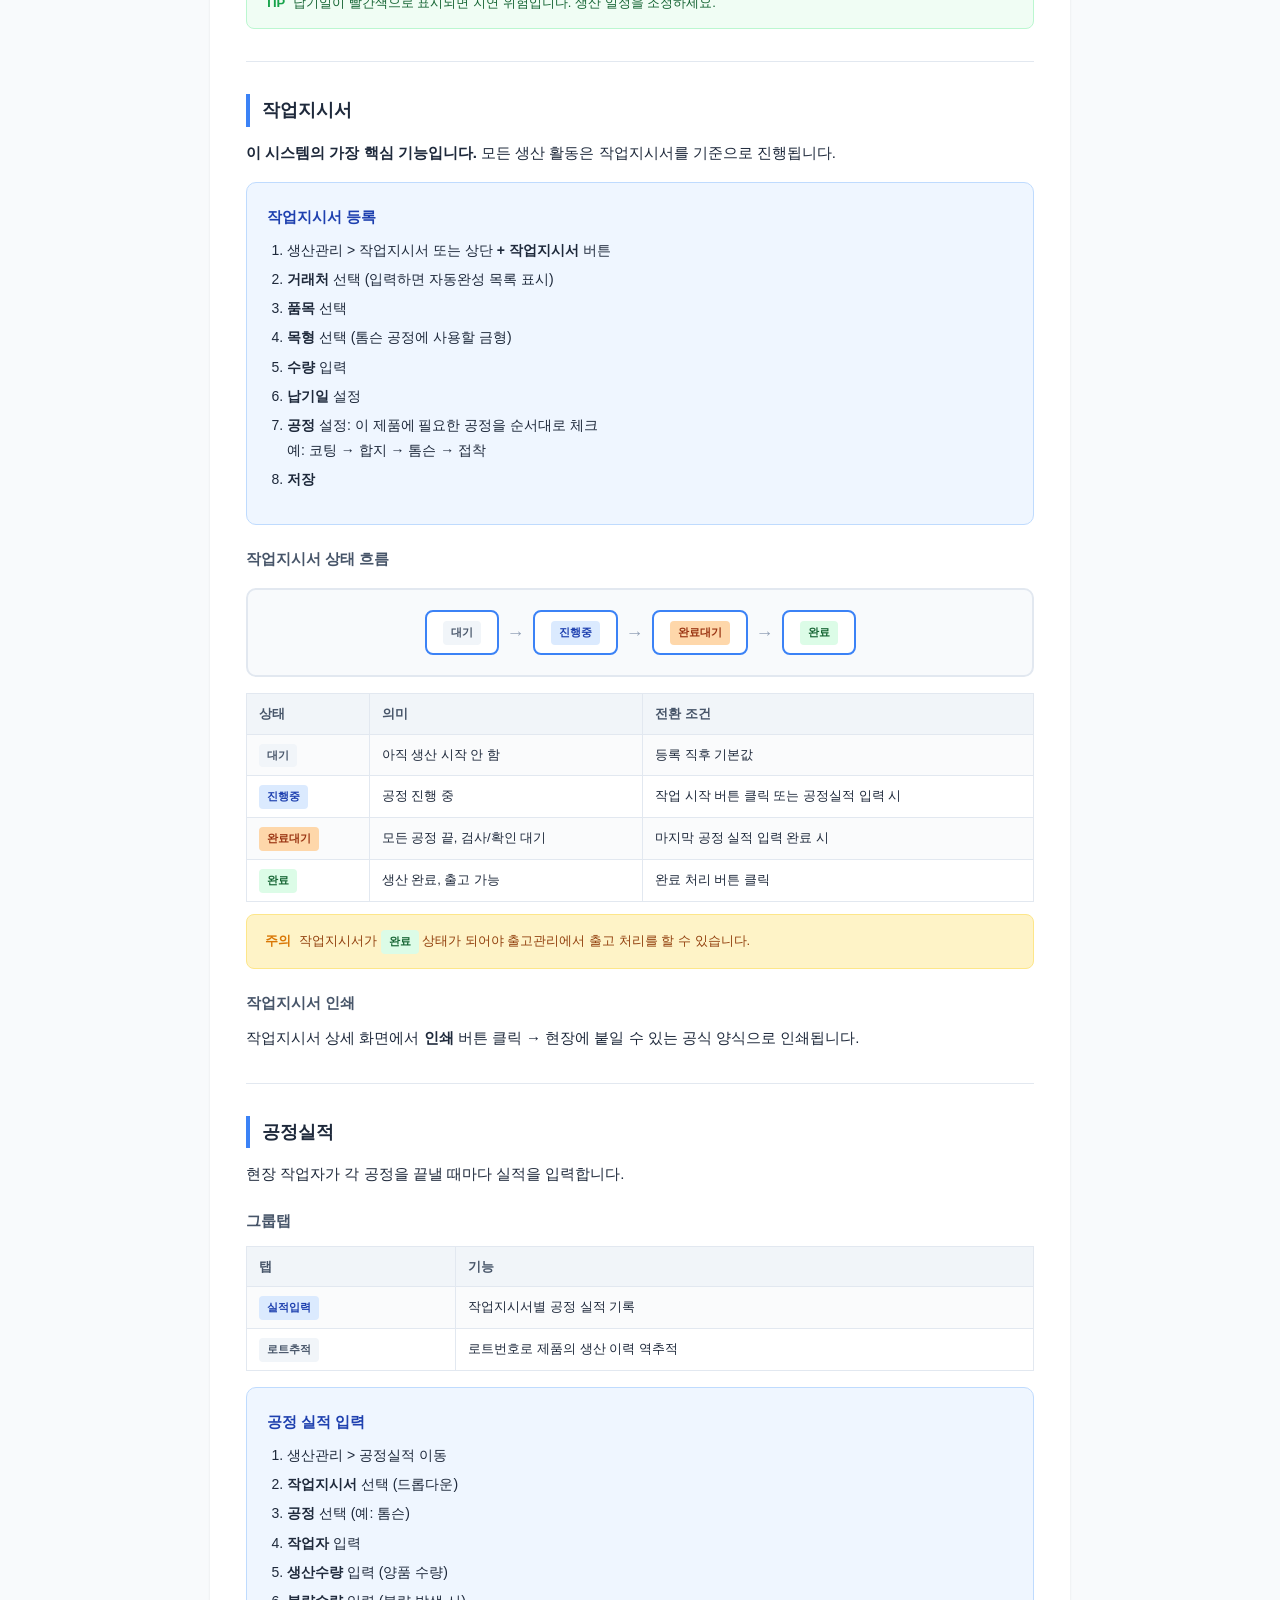
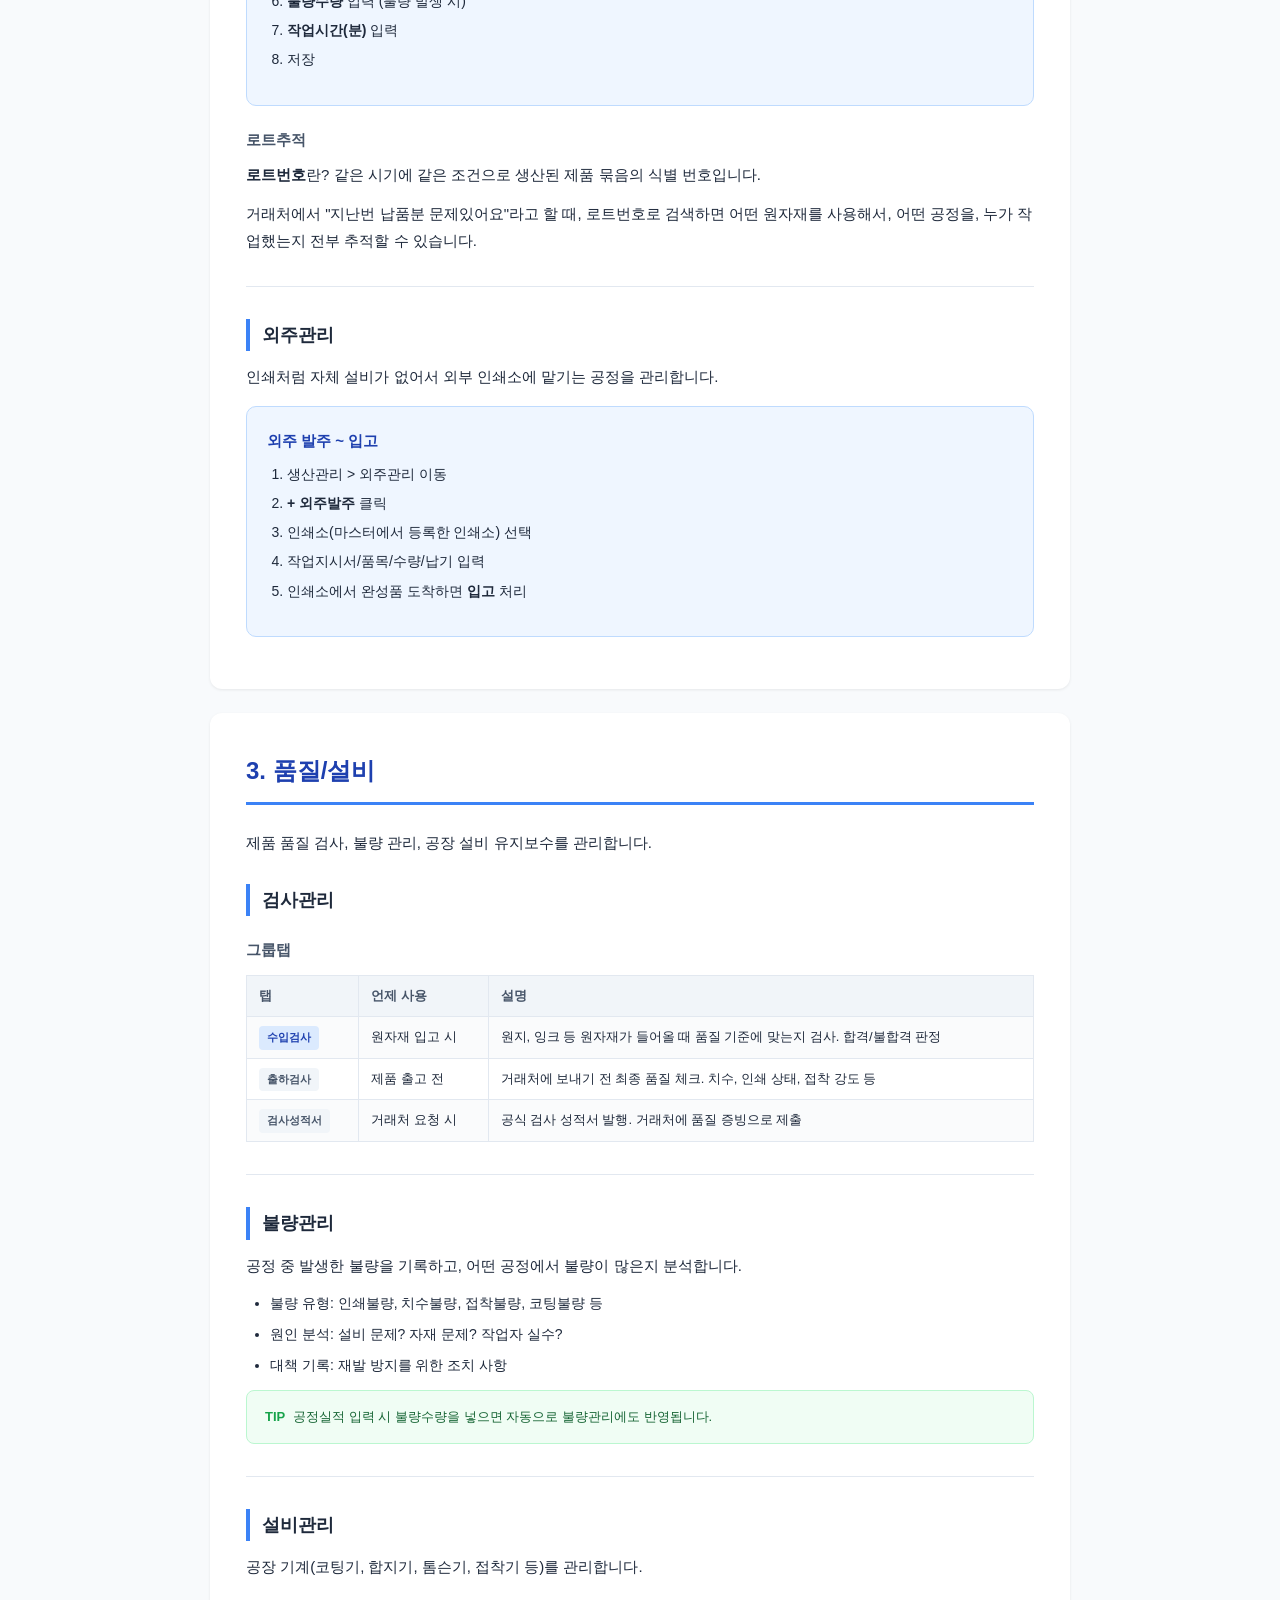
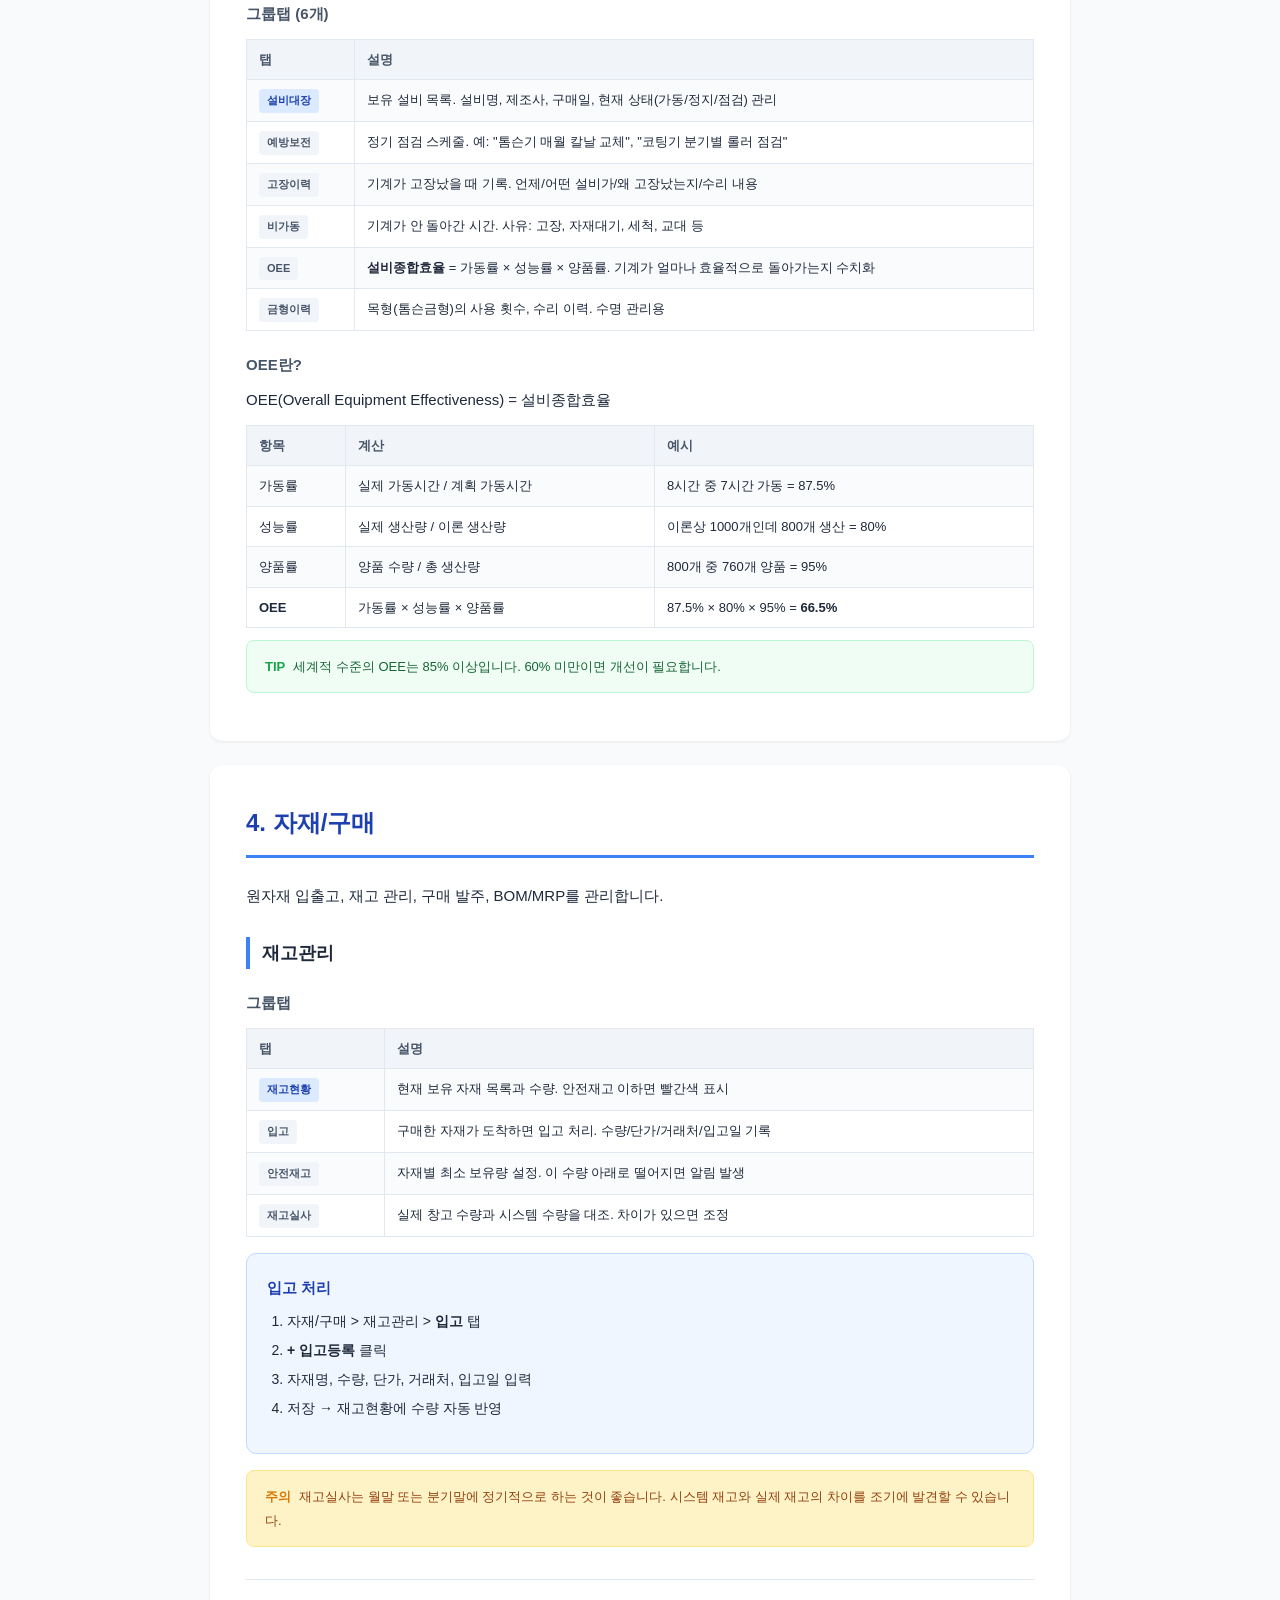
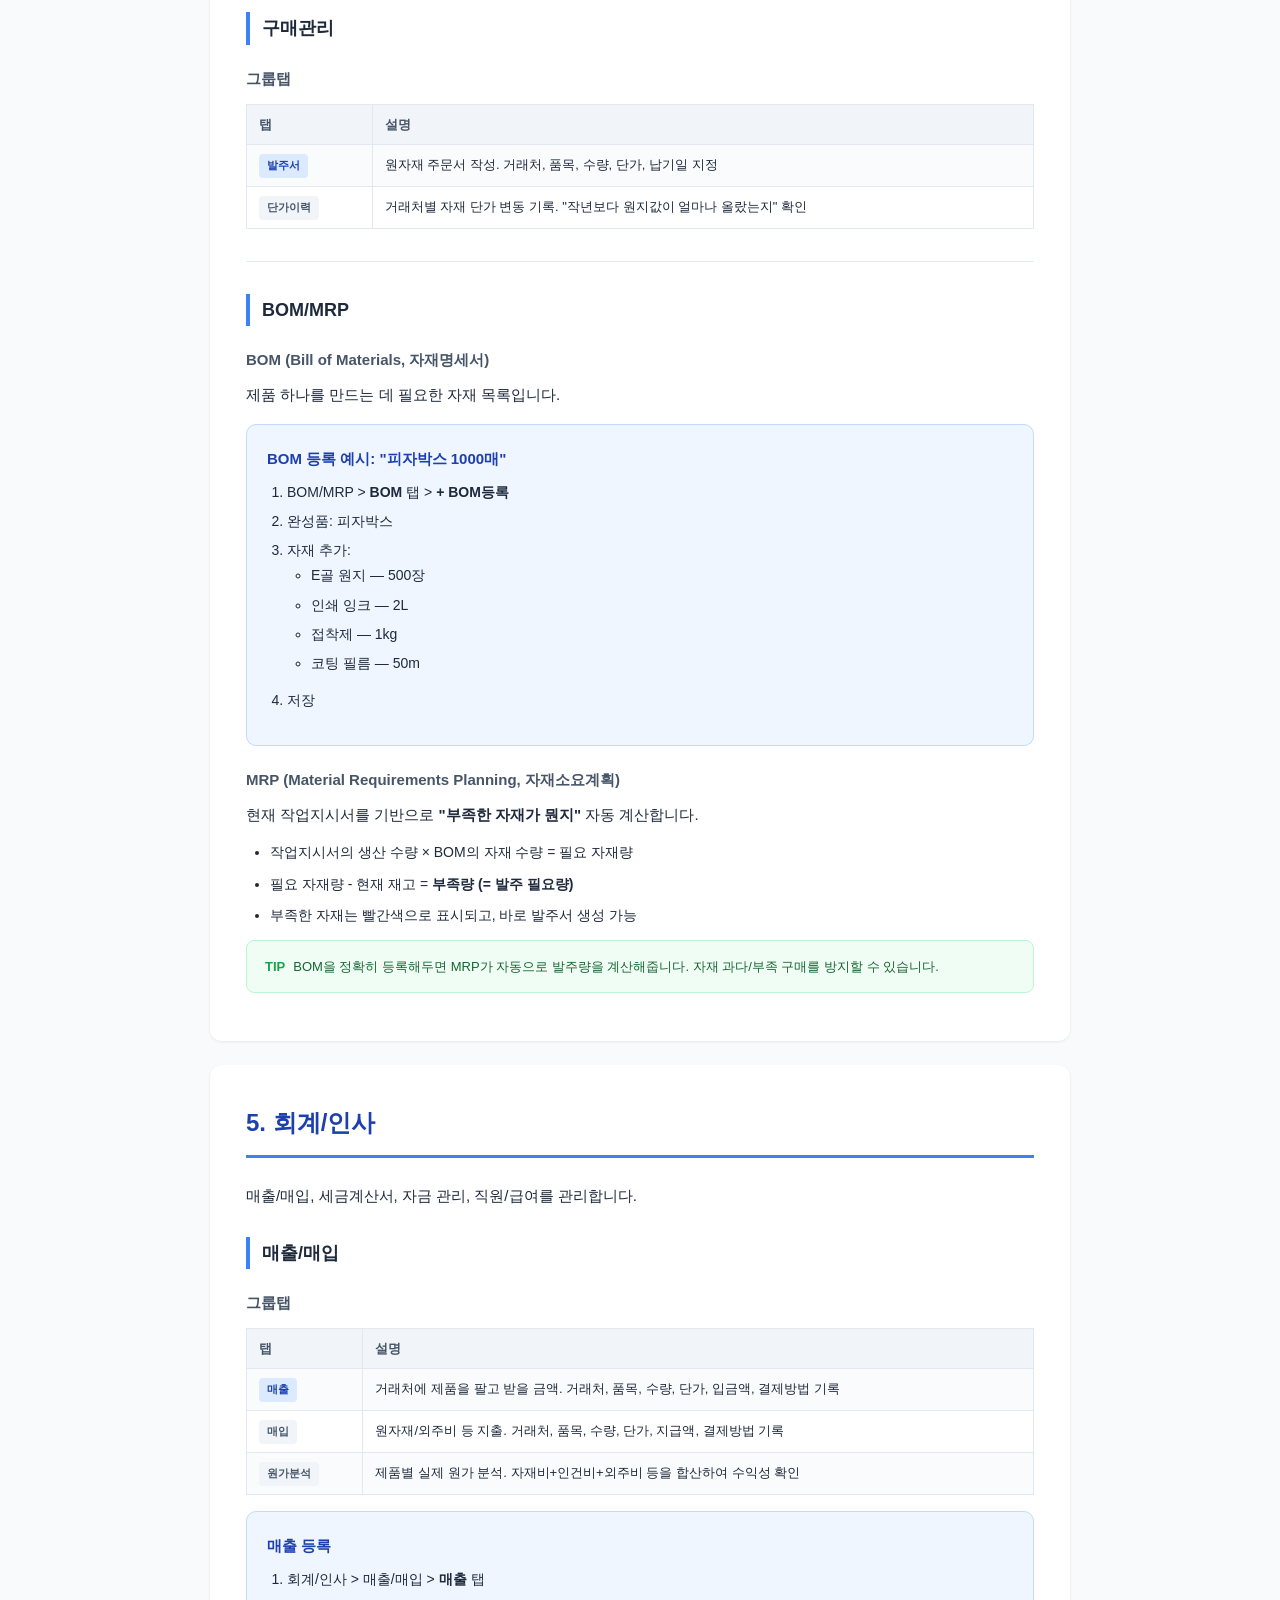
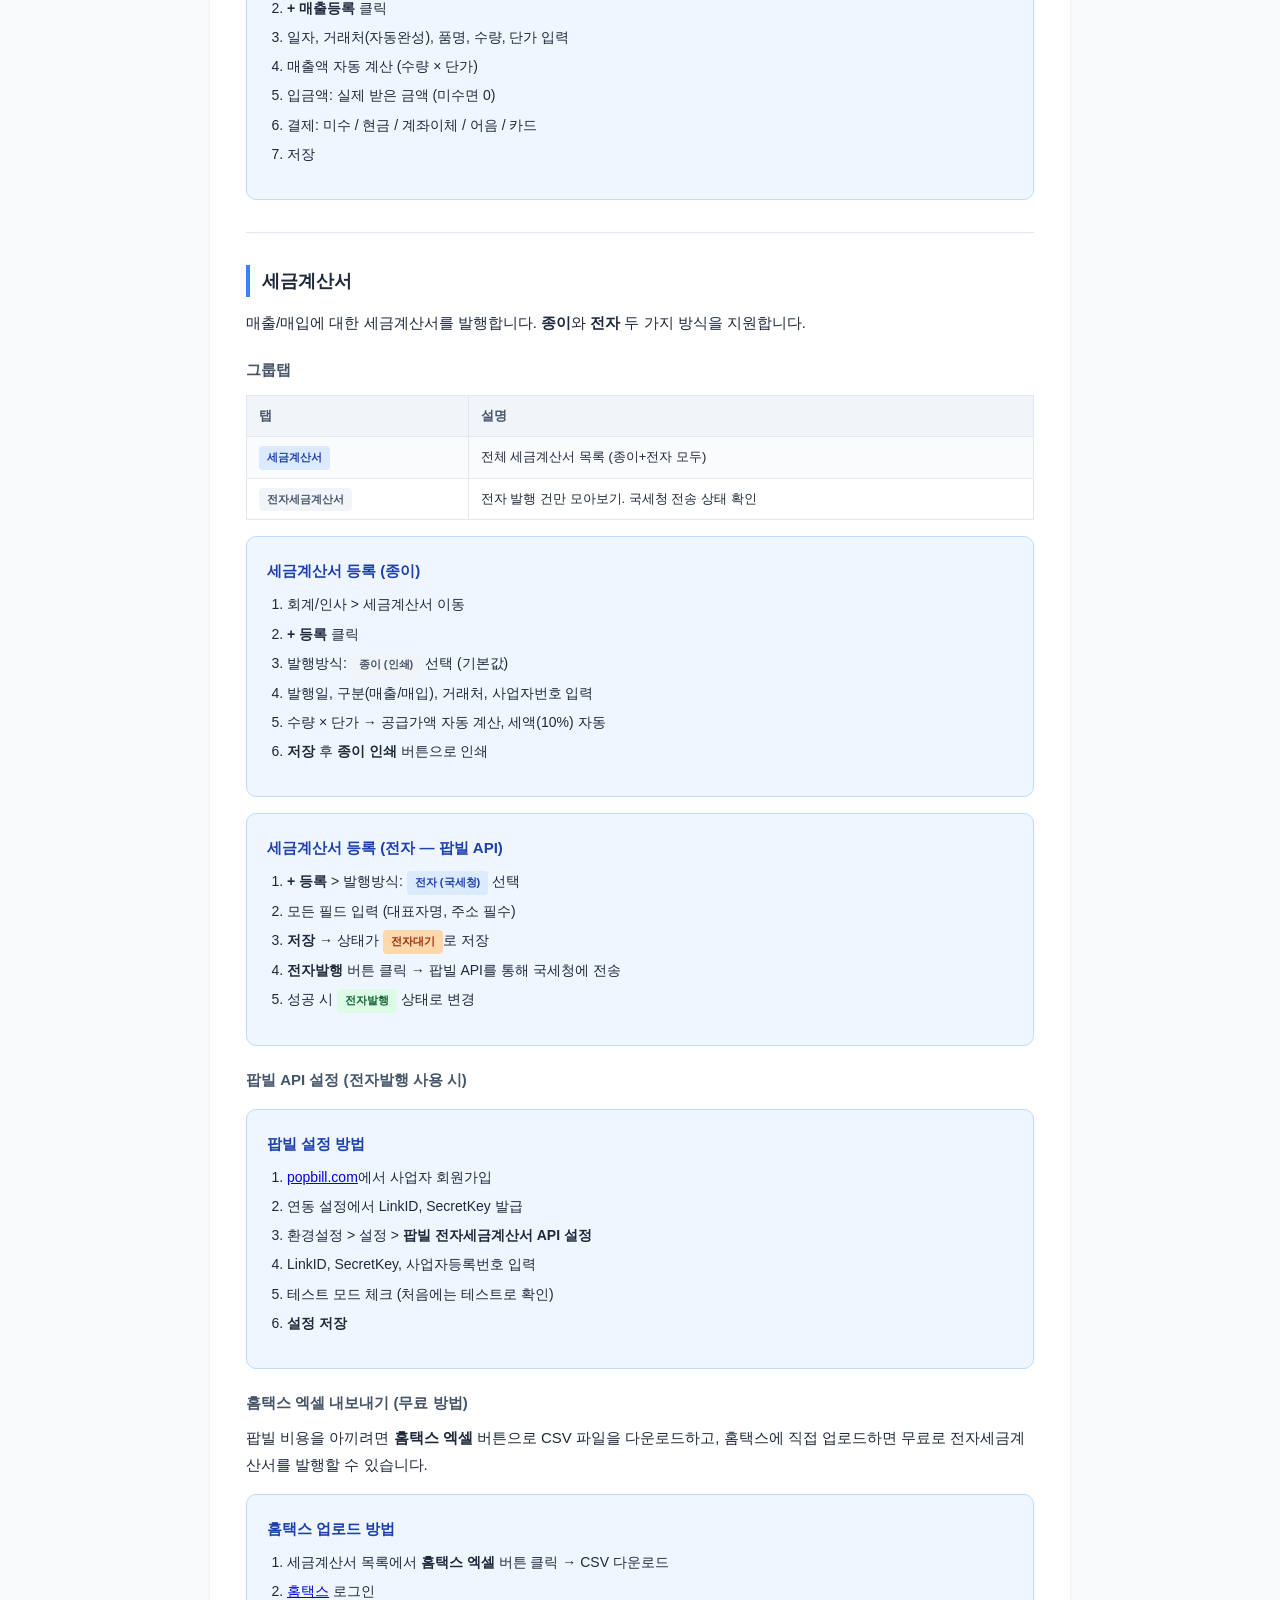
<file: docs/user-guide.html>
<!DOCTYPE html>
<html lang="ko">
<head>
<meta charset="UTF-8">
<meta name="viewport" content="width=device-width, initial-scale=1.0">
<title>팩플로우 ERP+MES 사용설명서</title>
<style>
*{margin:0;padding:0;box-sizing:border-box}
body{font-family:'Malgun Gothic','Apple SD Gothic Neo',sans-serif;background:#F8FAFC;color:#1E293B;line-height:1.8}
.container{max-width:900px;margin:0 auto;padding:20px}
.cover{text-align:center;padding:60px 20px;background:linear-gradient(135deg,#1E40AF,#3B82F6);color:#fff;border-radius:16px;margin-bottom:40px}
.cover h1{font-size:36px;margin-bottom:8px;letter-spacing:-1px}
.cover p{font-size:16px;opacity:.85}
.cover .ver{margin-top:16px;font-size:13px;opacity:.6}

.toc{background:#fff;border-radius:12px;padding:32px;margin-bottom:40px;box-shadow:0 1px 3px rgba(0,0,0,.08)}
.toc h2{font-size:20px;margin-bottom:16px;color:#1E40AF}
.toc ol{padding-left:24px}
.toc li{margin-bottom:6px}
.toc a{color:#3B82F6;text-decoration:none;font-weight:600}
.toc a:hover{text-decoration:underline}
.toc .sub{padding-left:20px;font-size:14px;color:#64748B}
.toc .sub a{font-weight:400;color:#64748B}

.chapter{background:#fff;border-radius:12px;padding:36px;margin-bottom:24px;box-shadow:0 1px 3px rgba(0,0,0,.08)}
.chapter h2{font-size:24px;color:#1E40AF;border-bottom:3px solid #3B82F6;padding-bottom:10px;margin-bottom:24px}
.chapter h3{font-size:18px;color:#1E293B;margin:28px 0 12px;padding-left:12px;border-left:4px solid #3B82F6}
.chapter h4{font-size:15px;color:#475569;margin:20px 0 8px;font-weight:700}
.chapter p{margin-bottom:12px;font-size:15px}
.chapter ul,.chapter ol{padding-left:24px;margin-bottom:12px}
.chapter li{margin-bottom:6px;font-size:14px}

.step-box{background:#EFF6FF;border:1px solid #BFDBFE;border-radius:10px;padding:20px;margin:16px 0}
.step-box .step-title{font-weight:800;color:#1E40AF;margin-bottom:8px;font-size:15px}
.step-box ol{padding-left:20px}
.step-box li{margin-bottom:4px;font-size:14px}

.tip{background:#F0FDF4;border:1px solid #BBF7D0;border-radius:8px;padding:14px 18px;margin:12px 0;font-size:13px;color:#166534}
.tip::before{content:'TIP';font-weight:800;margin-right:8px;color:#16A34A}

.warn{background:#FEF3C7;border:1px solid #FDE68A;border-radius:8px;padding:14px 18px;margin:12px 0;font-size:13px;color:#92400E}
.warn::before{content:'주의';font-weight:800;margin-right:8px;color:#D97706}

.flow{background:#F8FAFC;border:2px solid #E2E8F0;border-radius:10px;padding:20px;margin:16px 0;text-align:center}
.flow .arrow{display:inline-flex;align-items:center;gap:8px;flex-wrap:wrap;justify-content:center}
.flow .node{background:#fff;border:2px solid #3B82F6;border-radius:8px;padding:8px 16px;font-weight:700;font-size:13px;color:#1E40AF}
.flow .arr{color:#94A3B8;font-size:18px;font-weight:700}

.key{display:inline-block;background:#F1F5F9;border:1px solid #CBD5E1;border-radius:4px;padding:2px 8px;font-size:12px;font-weight:600;color:#475569;font-family:monospace}

.field-table{width:100%;border-collapse:collapse;margin:12px 0;font-size:13px}
.field-table th{background:#F1F5F9;padding:8px 12px;text-align:left;border:1px solid #E2E8F0;font-weight:700;color:#475569}
.field-table td{padding:8px 12px;border:1px solid #E2E8F0;vertical-align:top}
.field-table tr:nth-child(even){background:#FAFBFC}

.badge{display:inline-block;padding:2px 8px;border-radius:4px;font-size:11px;font-weight:700}
.badge-blue{background:#DBEAFE;color:#1E40AF}
.badge-green{background:#DCFCE7;color:#166534}
.badge-orange{background:#FED7AA;color:#9A3412}
.badge-red{background:#FEE2E2;color:#991B1B}
.badge-gray{background:#F1F5F9;color:#475569}

.screen-desc{border:2px dashed #CBD5E1;border-radius:10px;padding:20px;margin:16px 0;background:#FAFBFC}
.screen-desc .screen-title{font-weight:800;color:#475569;margin-bottom:10px;font-size:14px}
.screen-desc .area{display:flex;gap:12px;flex-wrap:wrap}
.screen-desc .area-item{flex:1;min-width:200px;background:#fff;border:1px solid #E2E8F0;border-radius:8px;padding:12px;font-size:13px}
.screen-desc .area-item strong{display:block;margin-bottom:4px;color:#1E40AF}

hr{border:none;border-top:1px solid #E2E8F0;margin:32px 0}

@media print{
  body{background:#fff}
  .container{max-width:100%;padding:0}
  .chapter{box-shadow:none;border:1px solid #E2E8F0;page-break-inside:avoid}
  .cover{page-break-after:always}
}
</style>
</head>
<body>
<div class="container">

<!-- ===== 표지 ===== -->
<div class="cover">
  <h1>팩플로우 ERP+MES</h1>
  <p>패키지 제조업 통합 생산관리 시스템 사용설명서</p>
  <div class="ver">Version 1.0 | 2026년 4월</div>
</div>

<!-- ===== 목차 ===== -->
<div class="toc" id="toc">
  <h2>목차</h2>
  <ol>
    <li><a href="#ch0">시작하기 (로그인 / 화면 구성)</a></li>
    <li><a href="#ch0-1">처음 사용할 때 — 기초 데이터 등록 순서</a></li>
    <li><a href="#ch1">영업관리</a>
      <div class="sub"><a href="#s-quote">견적관리</a> · <a href="#s-order">수주관리</a> · <a href="#s-ship">출고관리</a> · <a href="#s-claim">클레임</a></div>
    </li>
    <li><a href="#ch2">생산관리</a>
      <div class="sub"><a href="#s-dash">생산현황</a> · <a href="#s-plan">생산계획</a> · <a href="#s-wo">작업지시서</a> · <a href="#s-proc">공정실적</a> · <a href="#s-out">외주관리</a></div>
    </li>
    <li><a href="#ch3">품질/설비</a>
      <div class="sub"><a href="#s-insp">검사관리</a> · <a href="#s-defect">불량관리</a> · <a href="#s-equip">설비관리</a></div>
    </li>
    <li><a href="#ch4">자재/구매</a>
      <div class="sub"><a href="#s-stock">재고관리</a> · <a href="#s-po">구매관리</a> · <a href="#s-bom">BOM/MRP</a></div>
    </li>
    <li><a href="#ch5">회계/인사</a>
      <div class="sub"><a href="#s-sales">매출/매입</a> · <a href="#s-tax">세금계산서</a> · <a href="#s-recv">채권/자금</a> · <a href="#s-hr">인사관리</a> · <a href="#s-pay">급여관리</a></div>
    </li>
    <li><a href="#ch6">기초정보 / 환경설정</a>
      <div class="sub"><a href="#s-master">기초정보(거래처·품목·목형)</a> · <a href="#s-approval">전자결재</a> · <a href="#s-perm">권한관리</a> · <a href="#s-admin">환경설정(시스템·백업)</a> · <a href="#s-bi">경영분석</a></div>
    </li>
    <li><a href="#ch7">인쇄 양식</a></li>
    <li><a href="#ch8">전체 업무 흐름도</a></li>
  </ol>
</div>

<!-- ===== 0. 시작하기 ===== -->
<div class="chapter" id="ch0">
  <h2>0. 시작하기</h2>

  <h3>로그인</h3>
  <div class="step-box">
    <div class="step-title">로그인 방법</div>
    <ol>
      <li>브라우저에서 <span class="key">http://localhost:8080</span> 접속</li>
      <li>사용자 선택 드롭다운에서 본인 계정 선택</li>
      <li>비밀번호 입력 (초기 비밀번호: <span class="key">1234</span>)</li>
      <li><strong>로그인</strong> 버튼 클릭</li>
    </ol>
  </div>

  <h3>화면 구성</h3>
  <div class="screen-desc">
    <div class="screen-title">메인 화면 구성</div>
    <div class="area">
      <div class="area-item">
        <strong>왼쪽 — 사이드바 메뉴</strong>
        6개 카테고리 (영업관리, 생산관리, 품질/설비, 자재/구매, 회계/인사, 시스템)<br>
        카테고리 클릭 → 하위 메뉴 펼침<br>
        하위 메뉴 클릭 → 오른쪽에 해당 화면 표시
      </div>
      <div class="area-item">
        <strong>오른쪽 — 콘텐츠 영역</strong>
        상단: 현재 위치 (카테고리 > 메뉴명) + 그룹탭<br>
        중간: KPI 카드 (통계 요약)<br>
        하단: 데이터 테이블 + 버튼들
      </div>
    </div>
  </div>

  <h4>상단 퀵버튼 (항상 표시)</h4>
  <table class="field-table">
    <tr><th>버튼</th><th>기능</th></tr>
    <tr><td>알림 (종 아이콘)</td><td>안전재고 부족, 납기 임박 등 시스템 알림 확인</td></tr>
    <tr><td>거래처</td><td>거래처 빠른 등록/검색 팝업</td></tr>
    <tr><td>품목</td><td>품목 빠른 등록/검색 팝업</td></tr>
    <tr><td>목형</td><td>목형 빠른 등록/검색 팝업</td></tr>
    <tr><td>+ 작업지시서</td><td>어떤 화면에서든 바로 작업지시서 생성</td></tr>
    <tr><td>KPI</td><td>실시간 경영 지표 화면으로 이동</td></tr>
    <tr><td>납기</td><td>납기 임박 수주 확인</td></tr>
  </table>

  <h4>그룹탭</h4>
  <p>메뉴 이름 옆에 나오는 탭 버튼입니다. 관련 기능들을 빠르게 전환할 수 있습니다.</p>
  <p>예) 설비관리에 들어가면: <span class="badge badge-blue">설비대장</span> <span class="badge badge-gray">예방보전</span> <span class="badge badge-gray">고장이력</span> <span class="badge badge-gray">비가동</span> <span class="badge badge-gray">OEE</span> <span class="badge badge-gray">금형이력</span></p>

  <div class="tip">모바일(태블릿/스마트폰)에서도 사용 가능합니다. 왼쪽 상단 <span class="key">≡</span> 버튼으로 메뉴를 열고 닫습니다.</div>
</div>

<!-- ===== 0-1. 처음 사용할 때 ===== -->
<div class="chapter" id="ch0-1">
  <h2>0-1. 처음 사용할 때 — 기초 데이터 등록 순서</h2>
  <p>시스템을 처음 사용하기 전에 아래 순서로 기초 데이터를 등록해야 합니다.</p>

  <div class="flow">
    <div class="arrow">
      <span class="node">1. 회사정보</span><span class="arr">→</span>
      <span class="node">2. 직원 등록</span><span class="arr">→</span>
      <span class="node">3. 거래처 등록</span><span class="arr">→</span>
      <span class="node">4. 품목 등록</span><span class="arr">→</span>
      <span class="node">5. 목형 등록</span><span class="arr">→</span>
      <span class="node">6. 설비 등록</span>
    </div>
  </div>

  <div class="step-box">
    <div class="step-title">Step 1. 회사정보 설정</div>
    <ol>
      <li>환경설정 > <strong>설정</strong> 탭 이동</li>
      <li>회사명, 대표자명, 사업자등록번호, 업태, 종목 입력</li>
      <li>세금계산서 발행에 필요한 정보이므로 정확하게 입력</li>
      <li><strong>저장</strong> 클릭</li>
    </ol>
  </div>

  <div class="step-box">
    <div class="step-title">Step 2. 직원 등록</div>
    <ol>
      <li>회계/인사 > 인사관리 > <strong>+ 직원등록</strong></li>
      <li>이름, 부서(현장/사무), 직급, 담당공정 선택</li>
      <li>담당공정: 코팅, 합지, 톰슨, 접착, 인쇄 중 선택 (현장 작업자인 경우)</li>
      <li>기본급, 시급 입력 → 급여 계산에 사용됨</li>
    </ol>
  </div>

  <div class="step-box">
    <div class="step-title">Step 3. 거래처 등록</div>
    <ol>
      <li>기초정보 > <strong>거래처</strong> 탭</li>
      <li><strong>+ 거래처</strong> 클릭</li>
      <li>거래처명, 사업자등록번호(조회 버튼으로 확인 가능), 연락처, 주소 입력</li>
      <li>거래 유형: 납품처(제품을 파는 곳) / 매입처(원자재 사는 곳) 선택</li>
    </ol>
  </div>

  <div class="step-box">
    <div class="step-title">Step 4. 품목 등록</div>
    <ol>
      <li>기초정보 > <strong>품목</strong> 탭</li>
      <li><strong>+ 품목</strong> 클릭</li>
      <li>품목명, 규격, 재질, 단가, 거래처 입력</li>
      <li>예: "A사 피자박스 / 400×300×50 / E골 / 350원"</li>
    </ol>
  </div>

  <div class="step-box">
    <div class="step-title">Step 5. 목형 등록</div>
    <ol>
      <li>기초정보 > <strong>목형</strong> 탭</li>
      <li><strong>+ 목형</strong> 클릭</li>
      <li>목형명, 거래처, 사이즈, 상태(사용중/보관/폐기) 입력</li>
      <li>목형 = 톰슨 공정에서 사용하는 금형 (박스 모양 찍는 틀)</li>
    </ol>
  </div>

  <div class="step-box">
    <div class="step-title">Step 6. 설비 등록</div>
    <ol>
      <li>품질/설비 > 설비관리 > <strong>설비대장</strong> 탭</li>
      <li><strong>+ 설비등록</strong> 클릭</li>
      <li>설비명(예: 코팅기 1호), 제조사, 구매일, 상태 입력</li>
    </ol>
  </div>

  <div class="warn">기초 데이터가 없으면 작업지시서, 견적, 출고 등에서 거래처/품목을 선택할 수 없습니다. 반드시 먼저 등록하세요.</div>
</div>

<!-- ===== 1. 영업관리 ===== -->
<div class="chapter" id="ch1">
  <h2>1. 영업관리</h2>
  <p>고객 문의부터 견적 → 수주 → 출고까지의 영업 흐름을 관리합니다.</p>

  <div class="flow">
    <div class="arrow">
      <span class="node">견적</span><span class="arr">→</span>
      <span class="node">수주 확정</span><span class="arr">→</span>
      <span class="node">작업지시서</span><span class="arr">→</span>
      <span class="node">생산</span><span class="arr">→</span>
      <span class="node">출고</span>
    </div>
  </div>

  <!-- 견적관리 -->
  <h3 id="s-quote">견적관리</h3>
  <p>거래처에서 "이런 박스 만들어달라"는 요청이 오면 견적을 작성합니다.</p>

  <h4>견적 등록하기</h4>
  <div class="step-box">
    <div class="step-title">견적 등록 순서</div>
    <ol>
      <li>영업관리 > 견적관리 이동</li>
      <li><strong>+ 견적등록</strong> 클릭</li>
      <li>자동으로 견적번호 부여됨 (QT-20260411-001 형식)</li>
      <li><strong>거래처</strong>: 요청한 거래처 입력</li>
      <li><strong>제품명</strong>: 만들 제품 이름 (예: "피자박스 대")</li>
      <li><strong>수량</strong>: 주문 수량 (매 단위)</li>
      <li><strong>확정 공급가</strong>: 최종 판매 단가 (마진 포함)</li>
      <li><strong>클로드 견적 내용</strong>: 원가 계산한 내용 붙여넣기 (선택)</li>
      <li><strong>저장</strong> 클릭</li>
    </ol>
  </div>

  <h4>"클로드 견적 내용" 칸이란?</h4>
  <p>클로드(AI)에게 "E골 400×300×50 박스 1000매 원가 계산해줘"라고 물어본 결과를 통째로 복사해서 붙여넣는 곳입니다. 원지비, 코팅비, 합지비, 톰슨비, 접착비 등의 원가 내역이 기록으로 남습니다.</p>

  <h4>견적 상태 변경</h4>
  <table class="field-table">
    <tr><th>상태</th><th>의미</th><th>언제 바꾸나</th></tr>
    <tr><td><span class="badge badge-gray">작성중</span></td><td>아직 거래처에 보내지 않음</td><td>처음 등록 시 기본값</td></tr>
    <tr><td><span class="badge badge-blue">발송</span></td><td>거래처에 견적서를 보냄</td><td>이메일/팩스로 견적서 전달 후</td></tr>
    <tr><td><span class="badge badge-green">수주</span></td><td>거래처가 OK, 주문 확정</td><td>거래처에서 발주 확인 후</td></tr>
    <tr><td><span class="badge badge-red">실주</span></td><td>거래처가 거절, 수주 실패</td><td>다른 업체에 빼앗겼을 때</td></tr>
  </table>

  <h4>견적서 인쇄</h4>
  <p>견적 목록에서 <strong>인쇄</strong> 버튼 클릭 → 공식 견적서 양식으로 새 창이 열리고 인쇄됩니다.</p>

  <h4>견적 → 작업지시서 전환</h4>
  <p>상태를 <span class="badge badge-green">수주</span>로 바꾸면 <strong>→ 작업지시서 전환</strong> 버튼이 나타납니다. 클릭하면 견적 정보가 자동으로 작업지시서에 복사됩니다.</p>

  <hr>

  <!-- 수주관리 -->
  <h3 id="s-order">수주관리</h3>
  <p>확정된 수주(주문)을 관리합니다.</p>

  <h4>그룹탭</h4>
  <table class="field-table">
    <tr><th>탭</th><th>기능</th></tr>
    <tr><td><span class="badge badge-blue">수주목록</span></td><td>전체 수주 목록. 상태별 필터링 가능</td></tr>
    <tr><td><span class="badge badge-gray">진행추적</span></td><td>수주별로 현재 어느 단계에 있는지 추적 (생산 진행률, 출고 여부)</td></tr>
  </table>

  <div class="step-box">
    <div class="step-title">수주 등록 방법 (견적 없이 직접)</div>
    <ol>
      <li>수주관리 > <strong>+ 수주등록</strong> 클릭</li>
      <li>거래처, 품목, 수량, 납기일, 단가 입력</li>
      <li>저장 → 작업지시서 생성 가능</li>
    </ol>
  </div>
  <div class="tip">견적에서 수주 전환하면 자동으로 수주가 생성되므로 따로 등록할 필요 없습니다.</div>

  <hr>

  <!-- 출고관리 -->
  <h3 id="s-ship">출고관리</h3>
  <p>생산 완료된 제품을 거래처에 납품하는 과정을 관리합니다.</p>

  <h4>그룹탭</h4>
  <table class="field-table">
    <tr><th>탭</th><th>기능</th></tr>
    <tr><td><span class="badge badge-blue">출고</span></td><td>출고 처리. 작업지시서 상태가 "완료"인 건만 출고 가능 목록에 표시</td></tr>
    <tr><td><span class="badge badge-gray">부분출고</span></td><td>전체 수량 중 일부만 먼저 출고할 때 사용</td></tr>
    <tr><td><span class="badge badge-gray">반품</span></td><td>거래처에서 제품을 돌려보냈을 때 처리</td></tr>
  </table>

  <div class="step-box">
    <div class="step-title">출고 처리 방법</div>
    <ol>
      <li>출고관리 > <strong>출고</strong> 탭 이동</li>
      <li>출고 가능 목록에서 해당 건 확인</li>
      <li><strong>출고</strong> 버튼 클릭</li>
      <li>출고 수량, 차량번호, 비고 확인</li>
      <li><strong>거래명세서 인쇄</strong> → 인쇄해서 제품과 함께 전달</li>
    </ol>
  </div>

  <h4>출고 후 자동 처리</h4>
  <ul>
    <li>출고 이력에 자동 기록</li>
    <li>매출/매입 메뉴에서 매출로 연결 가능</li>
    <li>세금계산서 발행 시 출고 내역 참조</li>
  </ul>

  <hr>

  <!-- 클레임 -->
  <h3 id="s-claim">클레임</h3>
  <p>거래처에서 불량/문제가 있다고 연락 올 때 기록합니다.</p>

  <div class="step-box">
    <div class="step-title">클레임 등록</div>
    <ol>
      <li>영업관리 > 클레임 이동</li>
      <li><strong>+ 클레임등록</strong> 클릭</li>
      <li>거래처, 품목, 유형(인쇄불량/치수불량/포장불량 등) 선택</li>
      <li><strong>내용</strong>: 어떤 문제인지 상세 기록</li>
      <li><strong>원인</strong>: 왜 발생했는지 (조사 후 기록)</li>
      <li><strong>대책</strong>: 어떻게 조치했는지</li>
      <li>상태: 미처리 → 처리중 → 완료</li>
    </ol>
  </div>
  <div class="tip">클레임 기록은 품질 개선의 근거자료가 됩니다. 경영분석에서 클레임 추이를 확인할 수 있습니다.</div>
</div>

<!-- ===== 2. 생산관리 ===== -->
<div class="chapter" id="ch2">
  <h2>2. 생산관리</h2>
  <p>작업지시서를 중심으로 생산 계획, 공정 진행, 실적을 관리합니다.</p>

  <div class="flow">
    <div class="arrow">
      <span class="node">작업지시서 생성</span><span class="arr">→</span>
      <span class="node">공정 진행</span><span class="arr">→</span>
      <span class="node">실적 입력</span><span class="arr">→</span>
      <span class="node">완료</span><span class="arr">→</span>
      <span class="node">출고 대기</span>
    </div>
  </div>

  <!-- 생산현황 -->
  <h3 id="s-dash">생산현황</h3>
  <h4>대시보드</h4>
  <p>공장 전체 현황을 한눈에 보는 화면입니다.</p>
  <ul>
    <li><strong>오늘의 작업</strong>: 진행중/완료/지연 건수</li>
    <li><strong>공정별 현황</strong>: 코팅, 합지, 톰슨, 접착, 인쇄 각 공정의 진행 상태</li>
    <li><strong>차트</strong>: 일별/주별 생산량 추이</li>
  </ul>

  <h4>작업자현황</h4>
  <p>각 작업자가 현재 어떤 작업을 하고 있는지, 오늘 실적이 얼마인지 확인합니다.</p>

  <hr>

  <!-- 생산계획 -->
  <h3 id="s-plan">생산계획</h3>
  <p>월/주 단위로 생산 일정을 계획합니다. 캘린더 형태로 작업을 배치하고 납기일을 관리합니다.</p>
  <div class="tip">납기일이 빨간색으로 표시되면 지연 위험입니다. 생산 일정을 조정하세요.</div>

  <hr>

  <!-- 작업지시서 -->
  <h3 id="s-wo">작업지시서</h3>
  <p><strong>이 시스템의 가장 핵심 기능입니다.</strong> 모든 생산 활동은 작업지시서를 기준으로 진행됩니다.</p>

  <div class="step-box">
    <div class="step-title">작업지시서 등록</div>
    <ol>
      <li>생산관리 > 작업지시서 또는 상단 <strong>+ 작업지시서</strong> 버튼</li>
      <li><strong>거래처</strong> 선택 (입력하면 자동완성 목록 표시)</li>
      <li><strong>품목</strong> 선택</li>
      <li><strong>목형</strong> 선택 (톰슨 공정에 사용할 금형)</li>
      <li><strong>수량</strong> 입력</li>
      <li><strong>납기일</strong> 설정</li>
      <li><strong>공정</strong> 설정: 이 제품에 필요한 공정을 순서대로 체크
        <br>예: 코팅 → 합지 → 톰슨 → 접착</li>
      <li><strong>저장</strong></li>
    </ol>
  </div>

  <h4>작업지시서 상태 흐름</h4>
  <div class="flow">
    <div class="arrow">
      <span class="node"><span class="badge badge-gray">대기</span></span><span class="arr">→</span>
      <span class="node"><span class="badge badge-blue">진행중</span></span><span class="arr">→</span>
      <span class="node"><span class="badge badge-orange">완료대기</span></span><span class="arr">→</span>
      <span class="node"><span class="badge badge-green">완료</span></span>
    </div>
  </div>
  <table class="field-table">
    <tr><th>상태</th><th>의미</th><th>전환 조건</th></tr>
    <tr><td><span class="badge badge-gray">대기</span></td><td>아직 생산 시작 안 함</td><td>등록 직후 기본값</td></tr>
    <tr><td><span class="badge badge-blue">진행중</span></td><td>공정 진행 중</td><td>작업 시작 버튼 클릭 또는 공정실적 입력 시</td></tr>
    <tr><td><span class="badge badge-orange">완료대기</span></td><td>모든 공정 끝, 검사/확인 대기</td><td>마지막 공정 실적 입력 완료 시</td></tr>
    <tr><td><span class="badge badge-green">완료</span></td><td>생산 완료, 출고 가능</td><td>완료 처리 버튼 클릭</td></tr>
  </table>

  <div class="warn">작업지시서가 <span class="badge badge-green">완료</span> 상태가 되어야 출고관리에서 출고 처리를 할 수 있습니다.</div>

  <h4>작업지시서 인쇄</h4>
  <p>작업지시서 상세 화면에서 <strong>인쇄</strong> 버튼 클릭 → 현장에 붙일 수 있는 공식 양식으로 인쇄됩니다.</p>

  <hr>

  <!-- 공정실적 -->
  <h3 id="s-proc">공정실적</h3>
  <p>현장 작업자가 각 공정을 끝낼 때마다 실적을 입력합니다.</p>

  <h4>그룹탭</h4>
  <table class="field-table">
    <tr><th>탭</th><th>기능</th></tr>
    <tr><td><span class="badge badge-blue">실적입력</span></td><td>작업지시서별 공정 실적 기록</td></tr>
    <tr><td><span class="badge badge-gray">로트추적</span></td><td>로트번호로 제품의 생산 이력 역추적</td></tr>
  </table>

  <div class="step-box">
    <div class="step-title">공정 실적 입력</div>
    <ol>
      <li>생산관리 > 공정실적 이동</li>
      <li><strong>작업지시서</strong> 선택 (드롭다운)</li>
      <li><strong>공정</strong> 선택 (예: 톰슨)</li>
      <li><strong>작업자</strong> 입력</li>
      <li><strong>생산수량</strong> 입력 (양품 수량)</li>
      <li><strong>불량수량</strong> 입력 (불량 발생 시)</li>
      <li><strong>작업시간(분)</strong> 입력</li>
      <li>저장</li>
    </ol>
  </div>

  <h4>로트추적</h4>
  <p><strong>로트번호</strong>란? 같은 시기에 같은 조건으로 생산된 제품 묶음의 식별 번호입니다.</p>
  <p>거래처에서 "지난번 납품분 문제있어요"라고 할 때, 로트번호로 검색하면 어떤 원자재를 사용해서, 어떤 공정을, 누가 작업했는지 전부 추적할 수 있습니다.</p>

  <hr>

  <!-- 외주관리 -->
  <h3 id="s-out">외주관리</h3>
  <p>인쇄처럼 자체 설비가 없어서 외부 인쇄소에 맡기는 공정을 관리합니다.</p>
  <div class="step-box">
    <div class="step-title">외주 발주 ~ 입고</div>
    <ol>
      <li>생산관리 > 외주관리 이동</li>
      <li><strong>+ 외주발주</strong> 클릭</li>
      <li>인쇄소(마스터에서 등록한 인쇄소) 선택</li>
      <li>작업지시서/품목/수량/납기 입력</li>
      <li>인쇄소에서 완성품 도착하면 <strong>입고</strong> 처리</li>
    </ol>
  </div>
</div>

<!-- ===== 3. 품질/설비 ===== -->
<div class="chapter" id="ch3">
  <h2>3. 품질/설비</h2>
  <p>제품 품질 검사, 불량 관리, 공장 설비 유지보수를 관리합니다.</p>

  <!-- 검사관리 -->
  <h3 id="s-insp">검사관리</h3>
  <h4>그룹탭</h4>
  <table class="field-table">
    <tr><th>탭</th><th>언제 사용</th><th>설명</th></tr>
    <tr><td><span class="badge badge-blue">수입검사</span></td><td>원자재 입고 시</td><td>원지, 잉크 등 원자재가 들어올 때 품질 기준에 맞는지 검사. 합격/불합격 판정</td></tr>
    <tr><td><span class="badge badge-gray">출하검사</span></td><td>제품 출고 전</td><td>거래처에 보내기 전 최종 품질 체크. 치수, 인쇄 상태, 접착 강도 등</td></tr>
    <tr><td><span class="badge badge-gray">검사성적서</span></td><td>거래처 요청 시</td><td>공식 검사 성적서 발행. 거래처에 품질 증빙으로 제출</td></tr>
  </table>

  <hr>

  <!-- 불량관리 -->
  <h3 id="s-defect">불량관리</h3>
  <p>공정 중 발생한 불량을 기록하고, 어떤 공정에서 불량이 많은지 분석합니다.</p>
  <ul>
    <li>불량 유형: 인쇄불량, 치수불량, 접착불량, 코팅불량 등</li>
    <li>원인 분석: 설비 문제? 자재 문제? 작업자 실수?</li>
    <li>대책 기록: 재발 방지를 위한 조치 사항</li>
  </ul>
  <div class="tip">공정실적 입력 시 불량수량을 넣으면 자동으로 불량관리에도 반영됩니다.</div>

  <hr>

  <!-- 설비관리 -->
  <h3 id="s-equip">설비관리</h3>
  <p>공장 기계(코팅기, 합지기, 톰슨기, 접착기 등)를 관리합니다.</p>

  <h4>그룹탭 (6개)</h4>
  <table class="field-table">
    <tr><th>탭</th><th>설명</th></tr>
    <tr><td><span class="badge badge-blue">설비대장</span></td><td>보유 설비 목록. 설비명, 제조사, 구매일, 현재 상태(가동/정지/점검) 관리</td></tr>
    <tr><td><span class="badge badge-gray">예방보전</span></td><td>정기 점검 스케줄. 예: "톰슨기 매월 칼날 교체", "코팅기 분기별 롤러 점검"</td></tr>
    <tr><td><span class="badge badge-gray">고장이력</span></td><td>기계가 고장났을 때 기록. 언제/어떤 설비가/왜 고장났는지/수리 내용</td></tr>
    <tr><td><span class="badge badge-gray">비가동</span></td><td>기계가 안 돌아간 시간. 사유: 고장, 자재대기, 세척, 교대 등</td></tr>
    <tr><td><span class="badge badge-gray">OEE</span></td><td><strong>설비종합효율</strong> = 가동률 × 성능률 × 양품률. 기계가 얼마나 효율적으로 돌아가는지 수치화</td></tr>
    <tr><td><span class="badge badge-gray">금형이력</span></td><td>목형(톰슨금형)의 사용 횟수, 수리 이력. 수명 관리용</td></tr>
  </table>

  <h4>OEE란?</h4>
  <p>OEE(Overall Equipment Effectiveness) = 설비종합효율</p>
  <table class="field-table">
    <tr><th>항목</th><th>계산</th><th>예시</th></tr>
    <tr><td>가동률</td><td>실제 가동시간 / 계획 가동시간</td><td>8시간 중 7시간 가동 = 87.5%</td></tr>
    <tr><td>성능률</td><td>실제 생산량 / 이론 생산량</td><td>이론상 1000개인데 800개 생산 = 80%</td></tr>
    <tr><td>양품률</td><td>양품 수량 / 총 생산량</td><td>800개 중 760개 양품 = 95%</td></tr>
    <tr><td><strong>OEE</strong></td><td>가동률 × 성능률 × 양품률</td><td>87.5% × 80% × 95% = <strong>66.5%</strong></td></tr>
  </table>
  <div class="tip">세계적 수준의 OEE는 85% 이상입니다. 60% 미만이면 개선이 필요합니다.</div>
</div>

<!-- ===== 4. 자재/구매 ===== -->
<div class="chapter" id="ch4">
  <h2>4. 자재/구매</h2>
  <p>원자재 입출고, 재고 관리, 구매 발주, BOM/MRP를 관리합니다.</p>

  <!-- 재고관리 -->
  <h3 id="s-stock">재고관리</h3>
  <h4>그룹탭</h4>
  <table class="field-table">
    <tr><th>탭</th><th>설명</th></tr>
    <tr><td><span class="badge badge-blue">재고현황</span></td><td>현재 보유 자재 목록과 수량. 안전재고 이하면 빨간색 표시</td></tr>
    <tr><td><span class="badge badge-gray">입고</span></td><td>구매한 자재가 도착하면 입고 처리. 수량/단가/거래처/입고일 기록</td></tr>
    <tr><td><span class="badge badge-gray">안전재고</span></td><td>자재별 최소 보유량 설정. 이 수량 아래로 떨어지면 알림 발생</td></tr>
    <tr><td><span class="badge badge-gray">재고실사</span></td><td>실제 창고 수량과 시스템 수량을 대조. 차이가 있으면 조정</td></tr>
  </table>

  <div class="step-box">
    <div class="step-title">입고 처리</div>
    <ol>
      <li>자재/구매 > 재고관리 > <strong>입고</strong> 탭</li>
      <li><strong>+ 입고등록</strong> 클릭</li>
      <li>자재명, 수량, 단가, 거래처, 입고일 입력</li>
      <li>저장 → 재고현황에 수량 자동 반영</li>
    </ol>
  </div>

  <div class="warn">재고실사는 월말 또는 분기말에 정기적으로 하는 것이 좋습니다. 시스템 재고와 실제 재고의 차이를 조기에 발견할 수 있습니다.</div>

  <hr>

  <!-- 구매관리 -->
  <h3 id="s-po">구매관리</h3>
  <h4>그룹탭</h4>
  <table class="field-table">
    <tr><th>탭</th><th>설명</th></tr>
    <tr><td><span class="badge badge-blue">발주서</span></td><td>원자재 주문서 작성. 거래처, 품목, 수량, 단가, 납기일 지정</td></tr>
    <tr><td><span class="badge badge-gray">단가이력</span></td><td>거래처별 자재 단가 변동 기록. "작년보다 원지값이 얼마나 올랐는지" 확인</td></tr>
  </table>

  <hr>

  <!-- BOM/MRP -->
  <h3 id="s-bom">BOM/MRP</h3>

  <h4>BOM (Bill of Materials, 자재명세서)</h4>
  <p>제품 하나를 만드는 데 필요한 자재 목록입니다.</p>

  <div class="step-box">
    <div class="step-title">BOM 등록 예시: "피자박스 1000매"</div>
    <ol>
      <li>BOM/MRP > <strong>BOM</strong> 탭 > <strong>+ BOM등록</strong></li>
      <li>완성품: 피자박스</li>
      <li>자재 추가:
        <ul>
          <li>E골 원지 — 500장</li>
          <li>인쇄 잉크 — 2L</li>
          <li>접착제 — 1kg</li>
          <li>코팅 필름 — 50m</li>
        </ul>
      </li>
      <li>저장</li>
    </ol>
  </div>

  <h4>MRP (Material Requirements Planning, 자재소요계획)</h4>
  <p>현재 작업지시서를 기반으로 <strong>"부족한 자재가 뭔지"</strong> 자동 계산합니다.</p>
  <ul>
    <li>작업지시서의 생산 수량 × BOM의 자재 수량 = 필요 자재량</li>
    <li>필요 자재량 - 현재 재고 = <strong>부족량 (= 발주 필요량)</strong></li>
    <li>부족한 자재는 빨간색으로 표시되고, 바로 발주서 생성 가능</li>
  </ul>
  <div class="tip">BOM을 정확히 등록해두면 MRP가 자동으로 발주량을 계산해줍니다. 자재 과다/부족 구매를 방지할 수 있습니다.</div>
</div>

<!-- ===== 5. 회계/인사 ===== -->
<div class="chapter" id="ch5">
  <h2>5. 회계/인사</h2>
  <p>매출/매입, 세금계산서, 자금 관리, 직원/급여를 관리합니다.</p>

  <!-- 매출/매입 -->
  <h3 id="s-sales">매출/매입</h3>
  <h4>그룹탭</h4>
  <table class="field-table">
    <tr><th>탭</th><th>설명</th></tr>
    <tr><td><span class="badge badge-blue">매출</span></td><td>거래처에 제품을 팔고 받을 금액. 거래처, 품목, 수량, 단가, 입금액, 결제방법 기록</td></tr>
    <tr><td><span class="badge badge-gray">매입</span></td><td>원자재/외주비 등 지출. 거래처, 품목, 수량, 단가, 지급액, 결제방법 기록</td></tr>
    <tr><td><span class="badge badge-gray">원가분석</span></td><td>제품별 실제 원가 분석. 자재비+인건비+외주비 등을 합산하여 수익성 확인</td></tr>
  </table>

  <div class="step-box">
    <div class="step-title">매출 등록</div>
    <ol>
      <li>회계/인사 > 매출/매입 > <strong>매출</strong> 탭</li>
      <li><strong>+ 매출등록</strong> 클릭</li>
      <li>일자, 거래처(자동완성), 품명, 수량, 단가 입력</li>
      <li>매출액 자동 계산 (수량 × 단가)</li>
      <li>입금액: 실제 받은 금액 (미수면 0)</li>
      <li>결제: 미수 / 현금 / 계좌이체 / 어음 / 카드</li>
      <li>저장</li>
    </ol>
  </div>

  <hr>

  <!-- 세금계산서 -->
  <h3 id="s-tax">세금계산서</h3>
  <p>매출/매입에 대한 세금계산서를 발행합니다. <strong>종이</strong>와 <strong>전자</strong> 두 가지 방식을 지원합니다.</p>

  <h4>그룹탭</h4>
  <table class="field-table">
    <tr><th>탭</th><th>설명</th></tr>
    <tr><td><span class="badge badge-blue">세금계산서</span></td><td>전체 세금계산서 목록 (종이+전자 모두)</td></tr>
    <tr><td><span class="badge badge-gray">전자세금계산서</span></td><td>전자 발행 건만 모아보기. 국세청 전송 상태 확인</td></tr>
  </table>

  <div class="step-box">
    <div class="step-title">세금계산서 등록 (종이)</div>
    <ol>
      <li>회계/인사 > 세금계산서 이동</li>
      <li><strong>+ 등록</strong> 클릭</li>
      <li>발행방식: <span class="badge badge-gray">종이 (인쇄)</span> 선택 (기본값)</li>
      <li>발행일, 구분(매출/매입), 거래처, 사업자번호 입력</li>
      <li>수량 × 단가 → 공급가액 자동 계산, 세액(10%) 자동</li>
      <li><strong>저장</strong> 후 <strong>종이 인쇄</strong> 버튼으로 인쇄</li>
    </ol>
  </div>

  <div class="step-box">
    <div class="step-title">세금계산서 등록 (전자 — 팝빌 API)</div>
    <ol>
      <li><strong>+ 등록</strong> > 발행방식: <span class="badge badge-blue">전자 (국세청)</span> 선택</li>
      <li>모든 필드 입력 (대표자명, 주소 필수)</li>
      <li><strong>저장</strong> → 상태가 <span class="badge badge-orange">전자대기</span>로 저장</li>
      <li><strong>전자발행</strong> 버튼 클릭 → 팝빌 API를 통해 국세청에 전송</li>
      <li>성공 시 <span class="badge badge-green">전자발행</span> 상태로 변경</li>
    </ol>
  </div>

  <h4>팝빌 API 설정 (전자발행 사용 시)</h4>
  <div class="step-box">
    <div class="step-title">팝빌 설정 방법</div>
    <ol>
      <li><a href="https://www.popbill.com" target="_blank">popbill.com</a>에서 사업자 회원가입</li>
      <li>연동 설정에서 LinkID, SecretKey 발급</li>
      <li>환경설정 > 설정 > <strong>팝빌 전자세금계산서 API 설정</strong></li>
      <li>LinkID, SecretKey, 사업자등록번호 입력</li>
      <li>테스트 모드 체크 (처음에는 테스트로 확인)</li>
      <li><strong>설정 저장</strong></li>
    </ol>
  </div>

  <h4>홈택스 엑셀 내보내기 (무료 방법)</h4>
  <p>팝빌 비용을 아끼려면 <strong>홈택스 엑셀</strong> 버튼으로 CSV 파일을 다운로드하고, 홈택스에 직접 업로드하면 무료로 전자세금계산서를 발행할 수 있습니다.</p>
  <div class="step-box">
    <div class="step-title">홈택스 업로드 방법</div>
    <ol>
      <li>세금계산서 목록에서 <strong>홈택스 엑셀</strong> 버튼 클릭 → CSV 다운로드</li>
      <li><a href="https://www.hometax.go.kr" target="_blank">홈택스</a> 로그인</li>
      <li>조회/발급 > 전자세금계산서 > 발급 > 일괄발급 업로드</li>
      <li>다운받은 CSV 파일 업로드</li>
      <li>확인 후 일괄 발급</li>
    </ol>
  </div>
  <div class="tip">팝빌: 건당 100원 과금, 자동 전송. 홈택스: 무료, 수동 업로드. 발행 건수가 적으면 홈택스, 많으면 팝빌이 편합니다.</div>

  <hr>

  <!-- 채권/자금 -->
  <h3 id="s-recv">채권/자금</h3>
  <p>돈 관리입니다. 받을 돈(미수금), 줄 돈(미지급금), 실제 입출금을 관리합니다.</p>

  <h4>그룹탭</h4>
  <table class="field-table">
    <tr><th>탭</th><th>설명</th></tr>
    <tr><td><span class="badge badge-blue">미수미지급</span></td><td>거래처별 미수금(받을 돈) / 미지급금(줄 돈) 현황. 입금/지급 처리 가능</td></tr>
    <tr><td><span class="badge badge-gray">입출금</span></td><td>실제 통장 입출금 내역 기록</td></tr>
    <tr><td><span class="badge badge-gray">외상마감</span></td><td>월말에 거래처별 외상 정리. 이번 달 매출/매입/입금/미수를 한눈에 정리</td></tr>
    <tr><td><span class="badge badge-gray">채권Aging</span></td><td>미수금이 며칠째 안 들어오는지 구간별 분석</td></tr>
  </table>

  <h4>채권Aging이란?</h4>
  <p>미수금을 기간별로 분류합니다:</p>
  <table class="field-table">
    <tr><th>구간</th><th>의미</th><th>대응</th></tr>
    <tr><td>30일 이내</td><td>정상</td><td>대기</td></tr>
    <tr><td>30~60일</td><td>주의</td><td>입금 독촉 전화</td></tr>
    <tr><td>60~90일</td><td>위험</td><td>공식 독촉장 발송</td></tr>
    <tr><td>90일 초과</td><td>부실</td><td>법적 조치 검토</td></tr>
  </table>

  <hr>

  <!-- 인사관리 -->
  <h3 id="s-hr">인사관리</h3>
  <h4>그룹탭</h4>
  <table class="field-table">
    <tr><th>탭</th><th>설명</th></tr>
    <tr><td><span class="badge badge-blue">직원</span></td><td>직원 목록. 이름/부서/직급/담당공정/연락처/기본급/시급/연차 관리</td></tr>
    <tr><td><span class="badge badge-gray">출퇴근</span></td><td>일별 출퇴근 기록. 지각/조퇴/결근 표시. 수정 가능</td></tr>
    <tr><td><span class="badge badge-gray">연차</span></td><td>직원별 총 연차, 사용 연차, 잔여 연차 확인. 연차 신청/승인</td></tr>
  </table>

  <hr>

  <!-- 급여관리 -->
  <h3 id="s-pay">급여관리</h3>
  <h4>그룹탭</h4>
  <table class="field-table">
    <tr><th>탭</th><th>설명</th></tr>
    <tr><td><span class="badge badge-blue">급여</span></td><td>월급 계산. 기본급 + 야근수당 + 특근수당 - 공제 = 실지급액</td></tr>
    <tr><td><span class="badge badge-gray">교대스케줄</span></td><td>2교대/3교대 근무표 관리. 주간/야간/비번 배정</td></tr>
    <tr><td><span class="badge badge-gray">4대보험</span></td><td>국민연금, 건강보험, 고용보험, 산재보험 관리</td></tr>
  </table>
</div>

<!-- ===== 6. 기초정보 / 환경설정 ===== -->
<div class="chapter" id="ch6">
  <h2>6. 기초정보 / 환경설정</h2>
  <p>기초 데이터(거래처·품목·목형), 사용자 권한, 백업, 경영 분석을 관리합니다.</p>
  <div class="tip">상단 업무영역은 <strong>기초정보</strong>(거래처·품목·목형·품질검사·설비)와 <strong>환경설정</strong>(권한·백업·시스템 큐) 두 개로 나뉘어 있습니다. 이 챕터는 두 영역을 함께 다룹니다.</div>

  <!-- 기초정보 (구 마스터관리) -->
  <h3 id="s-master">기초정보 — 거래처·품목·목형</h3>
  <p>시스템 전체에서 사용하는 기초 데이터를 등록하는 곳입니다. (상단 업무영역 <strong>기초정보</strong>)</p>

  <h4>그룹탭</h4>
  <table class="field-table">
    <tr><th>탭</th><th>등록 내용</th><th>어디서 사용되나</th></tr>
    <tr><td><span class="badge badge-blue">거래처</span></td><td>거래처명, 사업자번호, 연락처, 주소, 유형</td><td>수주, 출고, 매출, 세금계산서 등 전체</td></tr>
    <tr><td><span class="badge badge-gray">인쇄소</span></td><td>외주 인쇄소 정보</td><td>외주관리에서 인쇄소 선택 시</td></tr>
    <tr><td><span class="badge badge-gray">품목</span></td><td>제품명, 규격, 재질, 단가</td><td>작업지시서, 수주, BOM 등</td></tr>
    <tr><td><span class="badge badge-gray">목형</span></td><td>톰슨 금형 정보</td><td>작업지시서에서 목형 선택 시</td></tr>
    <tr><td><span class="badge badge-gray">공통코드</span></td><td>시스템 전체 코드값 (불량유형, 공정종류 등)</td><td>드롭다운 선택 항목으로 사용</td></tr>
  </table>

  <hr>

  <!-- 전자결재 -->
  <h3 id="s-approval">전자결재</h3>
  <p>사내 결재가 필요한 건을 등록하고 승인/반려 처리합니다.</p>
  <ul>
    <li>구매품의서, 출고 승인, 외주 발주 승인 등</li>
    <li>기안 → 결재자 지정 → 승인/반려</li>
  </ul>

  <hr>

  <!-- 권한관리 -->
  <h3 id="s-perm">권한관리</h3>
  <p>직원별로 접근 가능한 메뉴를 제한합니다.</p>
  <table class="field-table">
    <tr><th>역할 예시</th><th>접근 가능 메뉴</th></tr>
    <tr><td>관리자 (admin)</td><td>전체 메뉴</td></tr>
    <tr><td>현장 작업자</td><td>생산현황, 공정실적, 작업지시서</td></tr>
    <tr><td>경리</td><td>매출/매입, 세금계산서, 채권/자금, 인사, 급여</td></tr>
    <tr><td>영업</td><td>견적, 수주, 출고, 클레임</td></tr>
  </table>

  <hr>

  <!-- 환경설정 (구 시스템관리) -->
  <h3 id="s-admin">환경설정 — 백업·감사·설정</h3>
  <p>(상단 업무영역 <strong>환경설정</strong>)</p>
  <h4>그룹탭</h4>
  <table class="field-table">
    <tr><th>탭</th><th>설명</th></tr>
    <tr><td><span class="badge badge-blue">백업/복원</span></td><td>데이터 백업 목록 확인. 수동 백업(지금 백업) 버튼. 과거 백업에서 복원. <strong>24시간마다 자동 백업</strong> (30일 보관)</td></tr>
    <tr><td><span class="badge badge-gray">감사로그</span></td><td>누가 언제 어떤 데이터를 변경했는지 기록. 문제 발생 시 원인 추적용</td></tr>
    <tr><td><span class="badge badge-gray">설정</span></td><td>회사정보, 팝빌 API 설정, 데이터 초기화</td></tr>
  </table>

  <h4>데이터 초기화</h4>
  <div class="warn">
    <strong>데이터 초기화</strong>는 모든 업무 데이터(수주, 생산, 매출 등)를 삭제합니다. 기초 데이터(거래처, 품목, 직원)는 유지됩니다. 초기화 전 자동으로 백업이 생성됩니다. 테스트 데이터를 지우고 실제 운영을 시작할 때 사용하세요.
  </div>

  <hr>

  <!-- 경영분석 -->
  <h3 id="s-bi">경영분석</h3>
  <p>경영 현황을 차트와 수치로 분석합니다.</p>
  <h4>그룹탭 (6개)</h4>
  <table class="field-table">
    <tr><th>탭</th><th>설명</th></tr>
    <tr><td><span class="badge badge-blue">KPI</span></td><td>실시간 핵심 지표: 매출, 생산량, 불량률, 납기준수율, 미수금 등</td></tr>
    <tr><td><span class="badge badge-gray">추이</span></td><td>월별 매출/생산/불량 추이 그래프</td></tr>
    <tr><td><span class="badge badge-gray">순위</span></td><td>거래처별, 품목별 매출 순위</td></tr>
    <tr><td><span class="badge badge-gray">수익성</span></td><td>제품별 수익성 분석 (매출 - 원가 = 이익)</td></tr>
    <tr><td><span class="badge badge-gray">납기준수율</span></td><td>약속한 납기일을 얼마나 지켰는지 비율</td></tr>
    <tr><td><span class="badge badge-gray">보고서</span></td><td>일일/주간/월간 종합 보고서 생성</td></tr>
  </table>
</div>

<!-- ===== 7. 인쇄 양식 ===== -->
<div class="chapter" id="ch7">
  <h2>7. 인쇄 양식</h2>
  <p>공식 문서를 인쇄할 수 있는 양식입니다. 각 화면에서 <strong>인쇄</strong> 버튼을 클릭하면 새 창이 열리고 프린터로 인쇄됩니다.</p>

  <table class="field-table">
    <tr><th>양식</th><th>위치</th><th>용도</th></tr>
    <tr><td><strong>견적서</strong></td><td>견적관리 > 인쇄 버튼</td><td>거래처에 견적 제출</td></tr>
    <tr><td><strong>작업지시서</strong></td><td>작업지시서 상세 > 인쇄</td><td>현장에 게시, 작업자에게 전달</td></tr>
    <tr><td><strong>거래명세서</strong></td><td>출고관리 > 거래명세서 버튼</td><td>제품 납품 시 동봉</td></tr>
    <tr><td><strong>세금계산서</strong></td><td>세금계산서 > 종이 인쇄</td><td>공식 세금계산서 (공급자/공급받는자 정보 포함)</td></tr>
    <tr><td><strong>검사성적서</strong></td><td>검사관리 > 검사성적서 탭</td><td>거래처에 품질 증빙 제출</td></tr>
  </table>
  <div class="tip">인쇄 양식에는 회사정보(회사명, 대표자명, 사업자번호)가 자동으로 들어갑니다. 환경설정 > 설정에서 회사정보를 정확히 입력해두세요.</div>
</div>

<!-- ===== 8. 전체 업무 흐름도 ===== -->
<div class="chapter" id="ch8">
  <h2>8. 전체 업무 흐름도</h2>
  <p>팩플로우 시스템에서 일상적인 업무가 어떻게 흘러가는지 전체 그림입니다.</p>

  <h3>일일 업무 흐름</h3>
  <div class="flow" style="text-align:left;padding:24px">
    <table class="field-table">
      <tr><th style="width:80px">시간대</th><th>업무</th><th>사용 메뉴</th></tr>
      <tr><td>출근</td><td>출퇴근 기록, 오늘 작업 확인</td><td>인사관리 > 출퇴근<br>생산현황 > 대시보드</td></tr>
      <tr><td>오전</td><td>작업지시서 확인, 자재 준비, 공정 시작</td><td>작업지시서<br>재고관리</td></tr>
      <tr><td>작업 중</td><td>각 공정 완료 시 실적 입력</td><td>공정실적 > 실적입력</td></tr>
      <tr><td>오후</td><td>완료 제품 검사, 출고 처리</td><td>검사관리 > 출하검사<br>출고관리</td></tr>
      <tr><td>퇴근 전</td><td>일일 실적 확인, 내일 계획 확인</td><td>생산현황<br>생산계획</td></tr>
    </table>
  </div>

  <h3>월간 업무</h3>
  <div class="flow" style="text-align:left;padding:24px">
    <table class="field-table">
      <tr><th style="width:100px">시기</th><th>업무</th><th>사용 메뉴</th></tr>
      <tr><td>월초</td><td>전월 마감, 급여 계산</td><td>외상마감, 급여관리</td></tr>
      <tr><td>매주</td><td>안전재고 확인, 발주</td><td>안전재고, 발주서</td></tr>
      <tr><td>수시</td><td>세금계산서 발행</td><td>세금계산서</td></tr>
      <tr><td>월말</td><td>재고실사, 경영분석 확인</td><td>재고실사, 경영분석</td></tr>
      <tr><td>월말</td><td>설비 점검</td><td>예방보전</td></tr>
    </table>
  </div>

  <h3>전체 데이터 연결 흐름</h3>
  <div class="flow">
    <div class="arrow" style="flex-direction:column;gap:4px;align-items:stretch;max-width:600px;margin:0 auto">
      <div style="display:flex;justify-content:center;gap:8px;flex-wrap:wrap">
        <span class="node" style="background:#DBEAFE">견적</span>
        <span class="arr">→</span>
        <span class="node" style="background:#DBEAFE">수주</span>
        <span class="arr">→</span>
        <span class="node" style="background:#FEF3C7">작업지시서</span>
      </div>
      <div style="text-align:center"><span class="arr">↓</span></div>
      <div style="display:flex;justify-content:center;gap:8px;flex-wrap:wrap">
        <span class="node" style="background:#DCFCE7">BOM → MRP</span>
        <span class="arr">→</span>
        <span class="node" style="background:#DCFCE7">자재 발주/입고</span>
      </div>
      <div style="text-align:center"><span class="arr">↓</span></div>
      <div style="display:flex;justify-content:center;gap:8px;flex-wrap:wrap">
        <span class="node" style="background:#FEF3C7">공정실적 입력</span>
        <span class="arr">→</span>
        <span class="node" style="background:#FEF3C7">품질검사</span>
        <span class="arr">→</span>
        <span class="node" style="background:#FEF3C7">생산완료</span>
      </div>
      <div style="text-align:center"><span class="arr">↓</span></div>
      <div style="display:flex;justify-content:center;gap:8px;flex-wrap:wrap">
        <span class="node" style="background:#DBEAFE">출고</span>
        <span class="arr">→</span>
        <span class="node" style="background:#E0E7FF">매출등록</span>
        <span class="arr">→</span>
        <span class="node" style="background:#E0E7FF">세금계산서</span>
        <span class="arr">→</span>
        <span class="node" style="background:#E0E7FF">입금확인</span>
      </div>
    </div>
  </div>

</div>

<!-- 푸터 -->
<div style="text-align:center;padding:40px 20px;color:#94A3B8;font-size:13px">
  <p>팩플로우 ERP+MES 사용설명서 v1.0</p>
  <p>InnoPackage | 2026년 4월</p>
</div>

</div>
</body>
</html>
</file>
